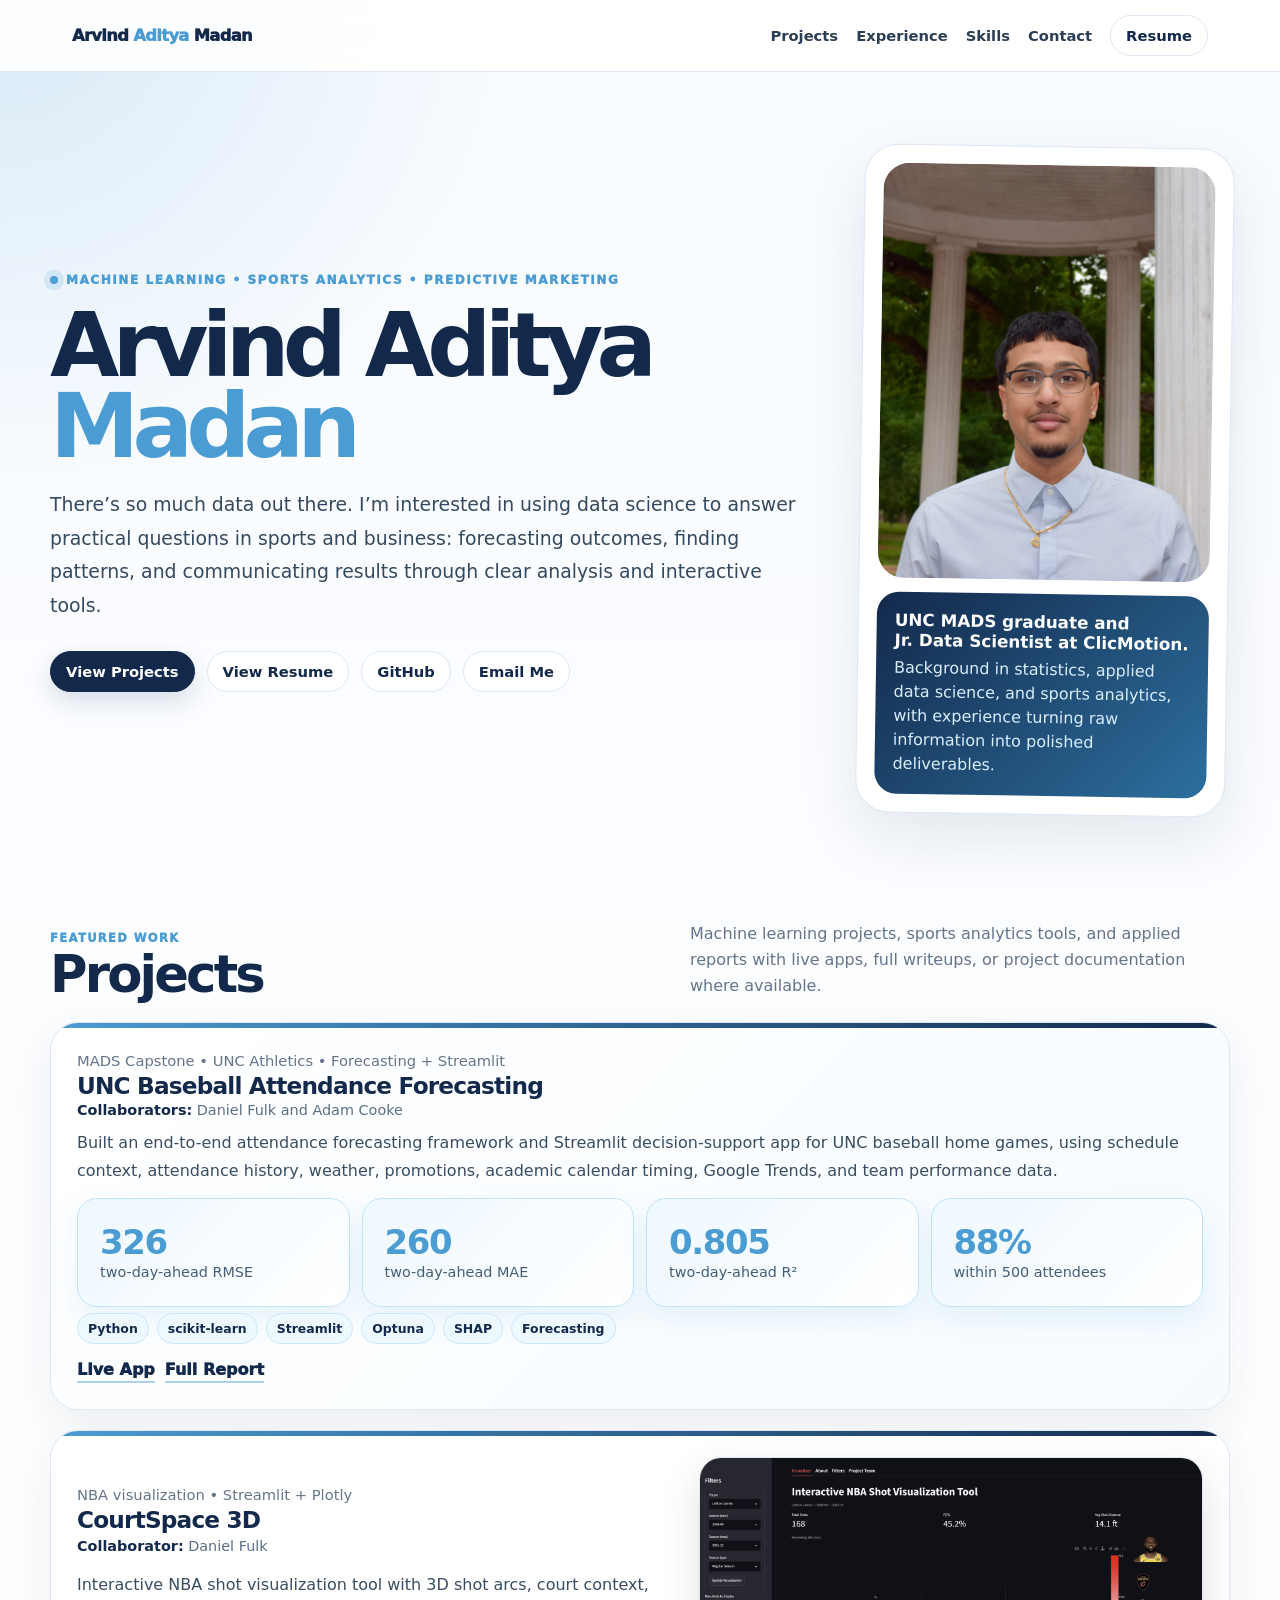
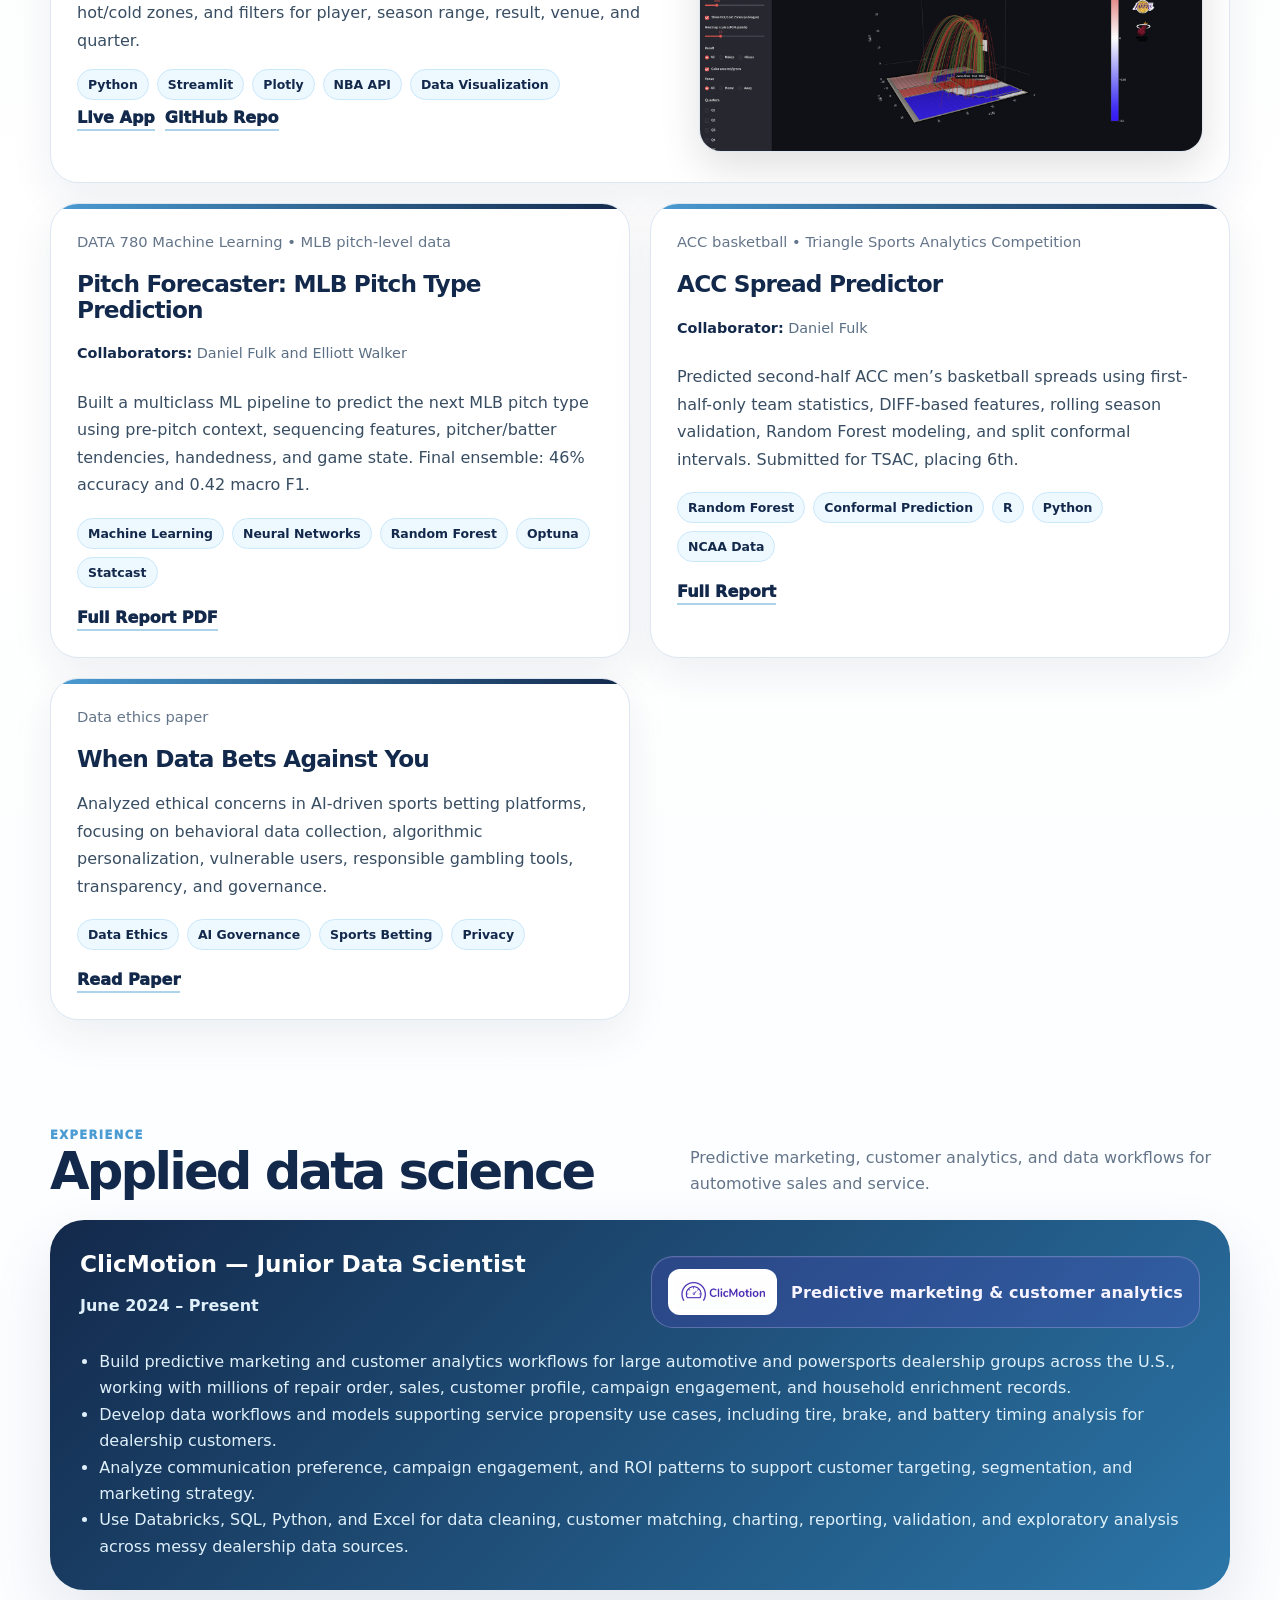
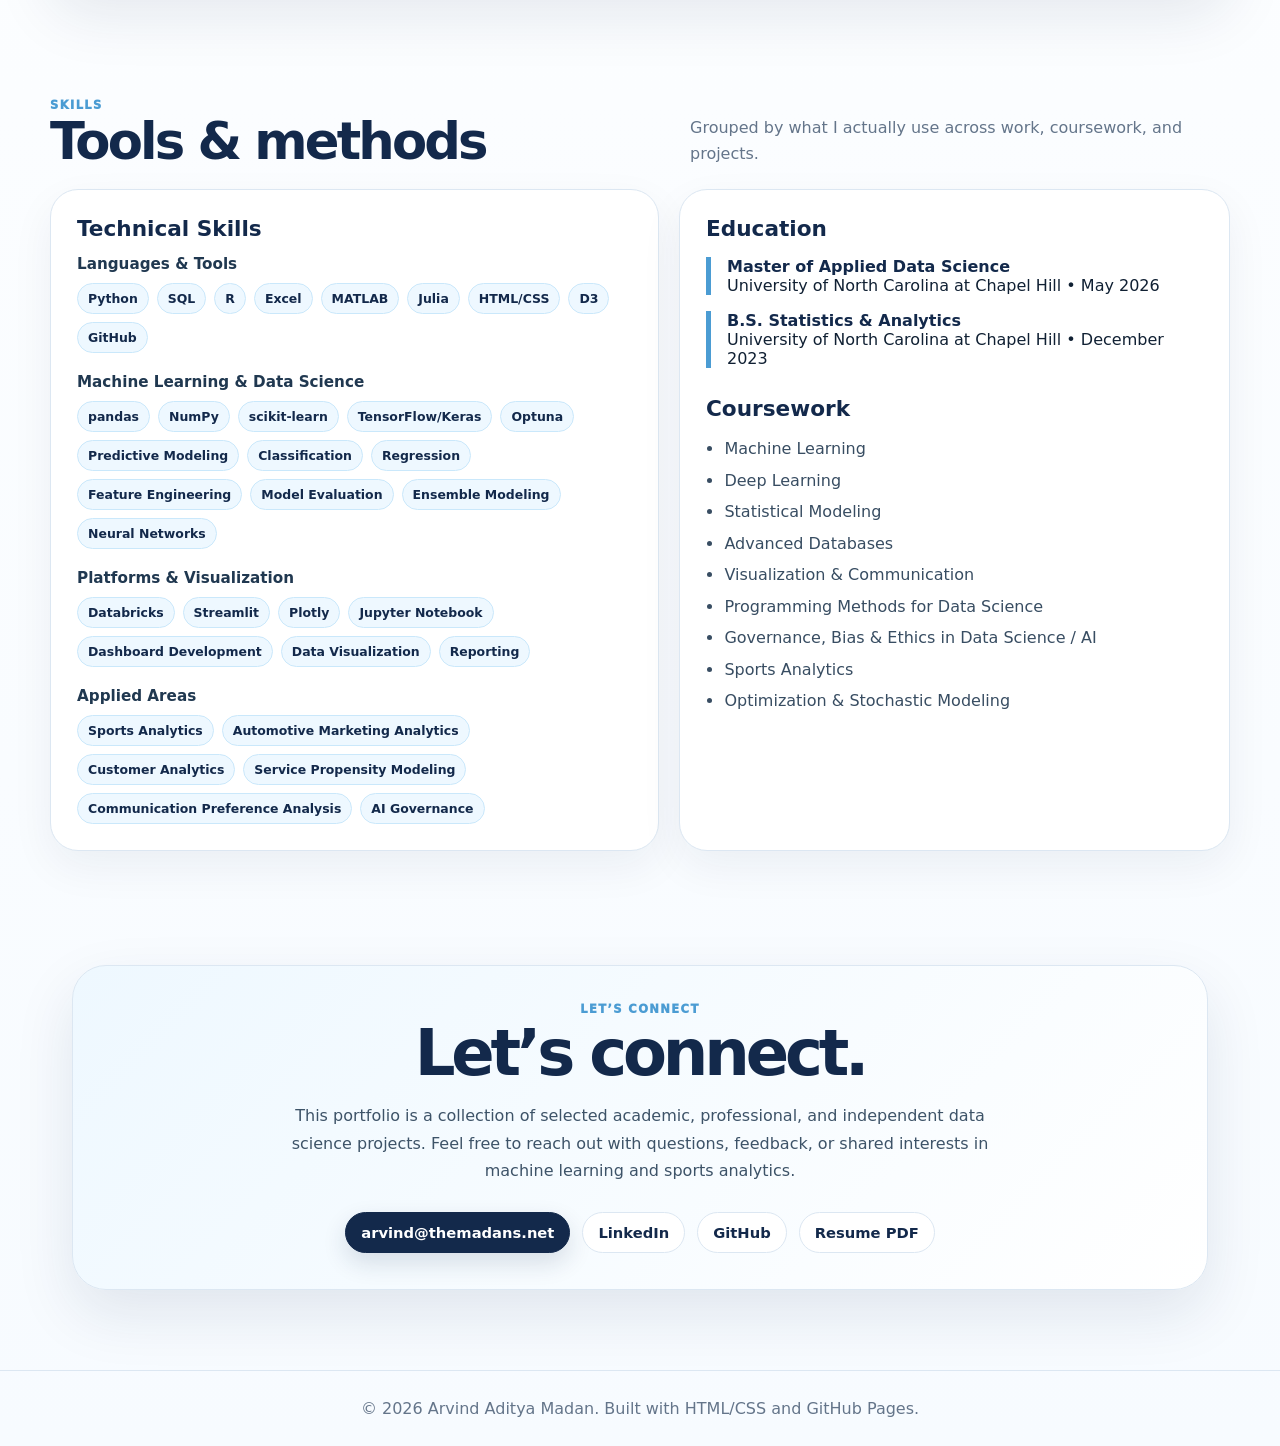
<file: index.html>
<!doctype html>
<html lang="en">
<head>
<meta charset="utf-8" />
<meta name="viewport" content="width=device-width, initial-scale=1" />
<title>Arvind Aditya Madan | Machine Learning & Sports Analytics</title>
<meta name="description" content="Portfolio of Arvind Aditya Madan — machine learning-focused data scientist working across sports analytics, predictive marketing, and applied data systems." />
<style>
:root{--unc:#4B9CD3;--navy:#13294B;--ink:#102033;--muted:#64758a;--bg:#f6f9fc;--card:#ffffff;--line:#dce7f2;--soft:#eef8ff;--purple:#5b3fd0;--purple-soft:#f4f0ff;--shadow:0 24px 60px rgba(19,41,75,.10)}
*{box-sizing:border-box}html{scroll-behavior:smooth}body{margin:0;font-family:Inter,ui-sans-serif,system-ui,-apple-system,BlinkMacSystemFont,"Segoe UI",sans-serif;color:var(--ink);background:radial-gradient(circle at top left,rgba(75,156,211,.18),transparent 32rem),linear-gradient(180deg,#f8fbff,#fff 42%,#f7fbff);}
a{color:inherit;text-decoration:none}
.site-nav{position:sticky;top:0;z-index:20;background:rgba(255,255,255,.90);backdrop-filter:blur(14px);border-bottom:1px solid var(--line)}
.nav-inner{max-width:1180px;margin:0 auto;padding:15px 22px;display:flex;align-items:center;justify-content:space-between;gap:18px}
.brand{font-weight:950;letter-spacing:-.04em;color:var(--navy);font-size:1.02rem}.brand span{color:var(--unc)}
.nav-links{display:flex;gap:18px;align-items:center;flex-wrap:wrap}.nav-links a{font-weight:800;color:#2a3e54;font-size:.92rem}.nav-links a:hover{color:var(--unc)}
.button{display:inline-flex;align-items:center;justify-content:center;gap:8px;border-radius:999px;border:1px solid var(--navy);background:var(--navy);color:#fff;padding:11px 15px;font-size:.92rem;font-weight:900;box-shadow:0 10px 24px rgba(19,41,75,.14)}
.button.secondary{background:#fff;color:var(--navy);border-color:var(--line);box-shadow:none}
.button.light{background:#fff;color:var(--navy);border-color:#cfe3f4}
.container{max-width:1180px;margin:0 auto;padding:0 22px}
.hero{padding:74px 0 52px}.hero-grid{display:grid;grid-template-columns:minmax(0,1.12fr) 370px;gap:44px;align-items:center}
.eyebrow{display:inline-flex;align-items:center;gap:8px;font-weight:950;letter-spacing:.13em;text-transform:uppercase;font-size:.75rem;color:var(--unc);margin-bottom:18px}
.dot{width:8px;height:8px;border-radius:999px;background:var(--unc);box-shadow:0 0 0 6px rgba(75,156,211,.16)}
h1{font-size:clamp(2.8rem,7vw,6.4rem);line-height:.9;letter-spacing:-.075em;margin:0;color:var(--navy)}.hero h1 span{display:block;color:var(--unc)}
.hero-copy{font-size:1.18rem;line-height:1.78;color:#34495f;max-width:760px;margin:22px 0 0}
.hero-actions{display:flex;flex-wrap:wrap;gap:12px;margin-top:28px}
.hero-card{background:#fff;border:1px solid var(--line);border-radius:34px;padding:18px;box-shadow:var(--shadow);transform:rotate(.9deg)}
.headshot{width:100%;aspect-ratio:4/5;object-fit:cover;object-position:center center;border-radius:26px;display:block;filter:saturate(1.02)}
.mini-card{margin-top:14px;border-radius:22px;background:linear-gradient(135deg,#13294B,#2d6f9e);color:white;padding:18px}.mini-card strong{display:block;font-size:1.05rem}.mini-card p{margin:.35rem 0 0;color:#d9edfb;line-height:1.5}
.section{padding:54px 0}.section-head{display:flex;justify-content:space-between;align-items:end;gap:20px;margin-bottom:22px}.section-kicker{font-weight:950;color:var(--unc);letter-spacing:.12em;text-transform:uppercase;font-size:.72rem}.section h2{margin:.25rem 0 0;font-size:clamp(2rem,4vw,3.2rem);line-height:1;letter-spacing:-.055em;color:var(--navy)}.section-head p{max-width:540px;color:var(--muted);line-height:1.65;margin:0}
.project-grid{display:grid;grid-template-columns:repeat(2,minmax(0,1fr));gap:20px}.project-card{position:relative;overflow:hidden;background:#fff;border:1px solid var(--line);border-radius:28px;padding:26px;box-shadow:0 16px 44px rgba(19,41,75,.07);display:flex;flex-direction:column;gap:15px;min-height:320px}.project-card.featured{grid-column:span 2;display:grid;grid-template-columns:minmax(0,1fr) minmax(320px,.85fr);gap:26px;align-items:center}.project-card:before{content:"";position:absolute;inset:0 0 auto 0;height:5px;background:linear-gradient(90deg,var(--unc),var(--navy));}.project-card h3{font-size:1.45rem;line-height:1.1;color:var(--navy);letter-spacing:-.035em;margin:0}.project-card p{margin:0;color:#384d62;line-height:1.62}.project-meta{color:var(--muted)!important;font-size:.92rem}.tag-row,.skill-tags{display:flex;flex-wrap:wrap;gap:8px}.tag,.skill-tag{font-size:.78rem;font-weight:850;color:var(--navy);background:#eef8ff;border:1px solid #cae8fb;border-radius:999px;padding:7px 10px}.project-links{display:flex;flex-wrap:wrap;gap:10px;margin-top:auto}.text-link{font-weight:950;color:var(--navy);border-bottom:2px solid rgba(75,156,211,.45);padding-bottom:2px}.text-link:hover{color:var(--unc)}.screenshot{width:100%;border-radius:22px;border:1px solid var(--line);box-shadow:0 16px 42px rgba(0,0,0,.12);background:#fff}.stats-row{display:grid;grid-template-columns:repeat(3,1fr);gap:12px}.stat{background:#fff;border:1px solid var(--line);border-radius:20px;padding:17px}.stat strong{display:block;font-size:1.55rem;color:var(--navy);letter-spacing:-.04em}.stat span{font-size:.86rem;color:var(--muted);line-height:1.35}
.experience{background:linear-gradient(135deg,#13294B,#2b76a8);color:#fff;border-radius:34px;padding:30px;box-shadow:var(--shadow)}.experience h3{font-size:1.45rem;margin:0 0 6px}.experience p,.experience li{color:#dff0fb;line-height:1.65}.experience ul{margin:14px 0 0;padding-left:1.2rem}.experience-header{display:flex;align-items:center;justify-content:space-between;gap:18px;flex-wrap:wrap}.company-badge{display:flex;align-items:center;gap:14px;background:rgba(91,63,208,.22);border:1px solid rgba(218,208,255,.28);padding:12px 16px;border-radius:22px;box-shadow:inset 0 1px 0 rgba(255,255,255,.06)}.company-badge img{height:46px;width:auto;display:block;border-radius:12px;background:#fff;padding:6px}.company-badge span{font-weight:800;color:#f7f3ff;letter-spacing:.01em}
.split{display:grid;grid-template-columns:1.05fr .95fr;gap:20px}.panel{background:#fff;border:1px solid var(--line);border-radius:28px;padding:26px;box-shadow:0 16px 44px rgba(19,41,75,.06)}.panel h3{color:var(--navy);font-size:1.35rem;margin:0 0 14px}.skill-group{margin-bottom:20px}.skill-group:last-child{margin-bottom:0}.skill-group h4{margin:0 0 10px;color:#203850;font-size:.95rem}.edu-item{border-left:5px solid var(--unc);padding-left:16px;margin:16px 0}.edu-item strong{color:var(--navy);display:block}.course-list{margin:0;padding-left:1.15rem;color:#384d62;line-height:1.75}.course-list li{margin:0 0 .22rem}
.connect{margin:60px 0 80px;background:linear-gradient(135deg,#eef8ff,#fff);border:1px solid var(--line);border-radius:34px;padding:36px;text-align:center;box-shadow:var(--shadow)}.connect h2{font-size:clamp(2rem,5vw,4.2rem);letter-spacing:-.065em;color:var(--navy);margin:0 0 12px}.connect p{color:#3d5368;line-height:1.7;max-width:700px;margin:0 auto 24px}.footer{border-top:1px solid var(--line);padding:28px 22px;text-align:center;color:var(--muted)}
@media(max-width:900px){.hero-grid,.project-card.featured,.split{grid-template-columns:1fr}.project-card.featured{grid-column:span 1}.project-grid{grid-template-columns:1fr}.section-head{display:block}.section-head p{margin-top:12px}.hero-card{max-width:390px}.stats-row{grid-template-columns:1fr}.nav-links{display:none}.experience-header{display:block}.company-badge{margin-top:14px;width:max-content}}

/* UNC Baseball card: no image, stats as the visual focus */
.project-card.featured.no-image{
  display:flex;
  grid-column:span 2;
  min-height:0;
}
.project-card.stat-focus{
  background:linear-gradient(135deg,#ffffff,#f6fbff);
}
.project-card.stat-focus .stats-row{
  grid-template-columns:repeat(4,minmax(0,1fr));
  margin:10px 0 4px;
}
.project-card.stat-focus .stat{
  background:linear-gradient(135deg,#eef8ff,#ffffff);
  border-color:#bfe3fa;
  padding:22px;
  box-shadow:0 12px 28px rgba(75,156,211,.12);
}
.project-card.stat-focus .stat strong{
  font-size:2.12rem;
  color:var(--unc);
}
.project-card.stat-focus .stat span{
  font-size:.9rem;
  color:#455e76;
}
@media(max-width:900px){
  .project-card.stat-focus .stats-row{grid-template-columns:1fr 1fr}
}
@media(max-width:560px){
  .project-card.stat-focus .stats-row{grid-template-columns:1fr}
}


/* Mobile polish: tighter spacing, better card sizing, no awkward overflow */
@media (max-width: 760px){
  .container{
    padding:0 16px;
  }

  .hero{
    padding:40px 0 32px;
  }

  .hero-grid{
    gap:24px;
  }

  .eyebrow{
    font-size:.66rem;
    letter-spacing:.08em;
    line-height:1.45;
    align-items:flex-start;
  }

  h1{
    font-size:clamp(2.65rem,16vw,4.2rem);
    line-height:.92;
    letter-spacing:-.06em;
  }

  .hero-copy{
    font-size:1.02rem;
    line-height:1.65;
    margin-top:18px;
  }

  .hero-actions{
    display:grid;
    grid-template-columns:1fr 1fr;
    gap:10px;
  }

  .hero-actions .button{
    width:100%;
    padding:11px 12px;
    font-size:.86rem;
    text-align:center;
  }

  .hero-card{
    transform:none;
    padding:12px;
    border-radius:26px;
    max-width:330px;
    margin:0 auto;
  }

  .headshot{
    border-radius:20px;
    aspect-ratio:4/5;
    object-position:center center;
  }

  .mini-card{
    border-radius:18px;
    padding:14px;
  }

  .section{
    padding:38px 0;
  }

  .section h2{
    font-size:2.25rem;
  }

  .section-head{
    margin-bottom:16px;
  }

  .project-grid{
    gap:16px;
  }

  .project-card,
  .project-card.featured{
    padding:20px;
    border-radius:22px;
    min-height:0;
  }

  .project-card.featured{
    display:flex;
  }

  .project-card h3{
    font-size:1.28rem;
  }

  .project-card p{
    font-size:.95rem;
    line-height:1.55;
  }

  .project-card .tag-row{
    gap:6px;
  }

  .tag,.skill-tag{
    font-size:.72rem;
    padding:6px 9px;
  }

  .project-card.stat-focus .stats-row,
  .stats-row{
    grid-template-columns:1fr 1fr;
    gap:10px;
  }

  .project-card.stat-focus .stat,
  .stat{
    padding:15px;
    border-radius:16px;
  }

  .project-card.stat-focus .stat strong,
  .stat strong{
    font-size:1.55rem;
  }

  .project-card.stat-focus .stat span,
  .stat span{
    font-size:.78rem;
  }

  .screenshot{
    border-radius:16px;
  }

  .experience{
    padding:22px;
    border-radius:24px;
  }

  .experience h3{
    font-size:1.25rem;
  }

  .experience p,
  .experience li{
    font-size:.95rem;
    line-height:1.55;
  }

  .company-badge{
    width:100%;
    padding:10px 12px;
    border-radius:18px;
    gap:10px;
  }

  .company-badge img{
    height:34px;
    border-radius:9px;
  }

  .company-badge span{
    font-size:.9rem;
  }

  .panel{
    padding:22px;
    border-radius:22px;
  }

  .skill-tags{
    gap:6px;
  }

  .edu-item{
    margin:14px 0;
  }

  .course-list{
    columns:1;
    line-height:1.6;
  }

  .connect{
    margin:38px 0 52px;
    padding:24px 18px;
    border-radius:24px;
  }

  .connect h2{
    font-size:2.25rem;
  }

  .connect p{
    font-size:.96rem;
    line-height:1.6;
  }

  .connect .hero-actions{
    grid-template-columns:1fr;
  }
}

@media (max-width: 420px){
  .hero-actions{
    grid-template-columns:1fr;
  }

  h1{
    font-size:3.15rem;
  }

  .project-card.stat-focus .stats-row,
  .stats-row{
    grid-template-columns:1fr;
  }

  .section h2,
  .connect h2{
    font-size:2rem;
  }

  .project-card,
  .project-card.featured,
  .panel,
  .experience{
    padding:18px;
  }
}


/* V5 mobile-first polish */
.mobile-profile{display:none}

@media (max-width: 820px){
  body{
    background:linear-gradient(180deg,#f7fbff,#fff 34%,#f8fbff);
  }

  .site-nav{
    position:static;
  }

  .nav-inner{
    padding:12px 16px;
  }

  .brand{
    font-size:.98rem;
  }

  .container{
    padding:0 15px;
  }

  .hero{
    padding:28px 0 22px;
  }

  .hero-grid{
    display:block;
  }

  .hero-card{
    display:none;
  }

  .mobile-profile{
    display:flex;
    align-items:center;
    gap:12px;
    background:#fff;
    border:1px solid var(--line);
    border-radius:22px;
    padding:10px;
    box-shadow:0 12px 32px rgba(19,41,75,.08);
    margin:4px 0 18px;
  }

  .mobile-profile img{
    width:58px;
    height:58px;
    border-radius:17px;
    object-fit:cover;
    object-position:center center;
    flex:0 0 auto;
  }

  .mobile-profile strong{
    display:block;
    color:var(--navy);
    font-size:.98rem;
    letter-spacing:-.02em;
  }

  .mobile-profile span{
    display:block;
    color:var(--muted);
    font-size:.78rem;
    margin-top:2px;
  }

  .eyebrow{
    font-size:.64rem;
    letter-spacing:.07em;
    line-height:1.35;
    margin-bottom:12px;
  }

  .dot{
    width:7px;
    height:7px;
    box-shadow:0 0 0 5px rgba(75,156,211,.14);
    margin-top:3px;
  }

  h1{
    font-size:clamp(2.25rem,13vw,3.55rem);
    line-height:.94;
    letter-spacing:-.055em;
  }

  .hero-copy{
    font-size:.98rem;
    line-height:1.58;
    margin-top:14px;
    color:#34495f;
  }

  .hero-actions{
    display:grid;
    grid-template-columns:1fr 1fr;
    gap:9px;
    margin-top:18px;
  }

  .button{
    width:100%;
    padding:10px 10px;
    font-size:.82rem;
    box-shadow:none;
  }

  .section{
    padding:30px 0;
  }

  .section-head{
    display:block;
    margin-bottom:14px;
  }

  .section-kicker{
    font-size:.67rem;
  }

  .section h2{
    font-size:2rem;
    letter-spacing:-.05em;
  }

  .section-head p{
    margin-top:9px;
    font-size:.94rem;
    line-height:1.5;
  }

  .project-grid{
    display:grid;
    grid-template-columns:1fr;
    gap:14px;
  }

  .project-card,
  .project-card.featured,
  .project-card.featured.no-image{
    grid-column:span 1;
    display:flex;
    padding:17px;
    border-radius:20px;
    gap:11px;
    min-height:0;
    box-shadow:0 10px 28px rgba(19,41,75,.06);
  }

  .project-card:before{
    height:4px;
  }

  .project-meta{
    font-size:.78rem!important;
  }

  .project-card h3{
    font-size:1.18rem;
    line-height:1.15;
  }

  .project-card p{
    font-size:.9rem;
    line-height:1.5;
  }

  .project-card.featured:not(.no-image){
    display:flex;
  }

  .project-card.featured:not(.no-image) > div:last-child{
    order:-1;
  }

  .project-card.featured:not(.no-image) .screenshot{
    max-height:185px;
    object-fit:cover;
    object-position:top center;
  }

  .screenshot{
    border-radius:15px;
    box-shadow:0 10px 25px rgba(0,0,0,.10);
  }

  .tag-row,.skill-tags{
    gap:6px;
  }

  .tag,.skill-tag{
    font-size:.68rem;
    padding:5px 8px;
  }

  .project-links{
    gap:12px;
    margin-top:2px;
  }

  .text-link{
    font-size:.9rem;
  }

  .project-card.stat-focus .stats-row,
  .stats-row{
    grid-template-columns:repeat(2,minmax(0,1fr));
    gap:9px;
  }

  .project-card.stat-focus .stat,
  .stat{
    padding:13px;
    border-radius:15px;
  }

  .project-card.stat-focus .stat strong,
  .stat strong{
    font-size:1.42rem;
  }

  .project-card.stat-focus .stat span,
  .stat span{
    font-size:.74rem;
    line-height:1.25;
  }

  .experience{
    padding:18px;
    border-radius:21px;
  }

  .experience-header{
    display:block;
  }

  .experience h3{
    font-size:1.18rem;
    line-height:1.18;
  }

  .experience p{
    font-size:.9rem;
    margin:.4rem 0;
  }

  .experience ul{
    padding-left:1.05rem;
    margin-top:12px;
  }

  .experience li{
    font-size:.9rem;
    line-height:1.48;
    margin-bottom:8px;
  }

  .company-badge{
    margin-top:12px;
    width:100%;
    padding:9px 10px;
    gap:9px;
    border-radius:16px;
  }

  .company-badge img{
    height:31px;
    border-radius:8px;
  }

  .company-badge span{
    font-size:.82rem;
  }

  .split{
    display:grid;
    grid-template-columns:1fr;
    gap:14px;
  }

  .panel{
    padding:18px;
    border-radius:20px;
  }

  .panel h3{
    font-size:1.18rem;
    margin-bottom:11px;
  }

  .skill-group{
    margin-bottom:15px;
  }

  .edu-item{
    padding-left:13px;
    margin:12px 0;
  }

  .edu-item span{
    display:block;
    font-size:.9rem;
    color:#455e76;
    margin-top:2px;
  }

  .course-list{
    padding-left:1.05rem;
    font-size:.9rem;
    line-height:1.52;
  }

  .connect{
    margin:30px 0 44px;
    padding:22px 16px;
    border-radius:22px;
  }

  .connect h2{
    font-size:2rem;
    letter-spacing:-.05em;
  }

  .connect p{
    font-size:.92rem;
    line-height:1.55;
    margin-bottom:18px;
  }

  .connect .hero-actions{
    grid-template-columns:1fr;
  }

  .footer{
    padding:22px 16px;
    font-size:.82rem;
  }
}

@media (max-width: 430px){
  .hero-actions{
    grid-template-columns:1fr;
  }

  h1{
    font-size:2.75rem;
  }

  .project-card.stat-focus .stats-row,
  .stats-row{
    grid-template-columns:1fr 1fr;
  }

  .button{
    font-size:.84rem;
  }
}

@media (max-width: 350px){
  h1{
    font-size:2.45rem;
  }

  .project-card.stat-focus .stats-row,
  .stats-row{
    grid-template-columns:1fr;
  }
}


/* Collaborator lines */
.collab{
  margin:-4px 0 0!important;
  color:#5b6f84!important;
  font-size:.9rem!important;
  line-height:1.4!important;
}
.collab strong{
  color:var(--navy);
  font-weight:900;
}
@media(max-width:820px){
  .collab{
    font-size:.82rem!important;
    line-height:1.35!important;
  }
}


/* V7 spacing polish: more breathing room in project cards */
.project-card h3{
  margin-bottom:2px;
}

.project-card .collab{
  margin:2px 0 8px!important;
  line-height:1.45!important;
}

.project-card p:not(.project-meta):not(.collab){
  line-height:1.72;
}

.project-card .tag-row{
  margin-top:2px;
}

.project-card .project-links{
  margin-top:3px;
}

.project-card.featured{
  row-gap:22px;
}

@media(min-width:821px){
  .project-card{
    gap:17px;
  }

  .project-card.featured{
    gap:28px;
  }

  .project-card.stat-focus .stats-row{
    margin:14px 0 6px;
  }

  .project-card.stat-focus .stat{
    padding:24px 22px;
  }
}

@media(max-width:820px){
  .project-card .collab{
    margin:1px 0 7px!important;
  }

  .project-card p:not(.project-meta):not(.collab){
    line-height:1.58;
  }

  .project-card{
    gap:13px!important;
  }
}


/* V8 CourtSpace spacing: make text rhythm match the other project cards */
.project-grid > .project-card.featured:nth-child(2) .collab{
  margin:4px 0 14px!important;
}

.project-grid > .project-card.featured:nth-child(2) p:not(.project-meta):not(.collab){
  line-height:1.75;
  margin-bottom:14px;
}

.project-grid > .project-card.featured:nth-child(2) .tag-row{
  margin-top:6px;
}

.project-grid > .project-card.featured:nth-child(2) .project-links{
  margin-top:8px;
}

@media(max-width:820px){
  .project-grid > .project-card.featured:nth-child(2) .collab{
    margin:2px 0 9px!important;
  }

  .project-grid > .project-card.featured:nth-child(2) p:not(.project-meta):not(.collab){
    line-height:1.6;
    margin-bottom:8px;
  }
}


/* V9: more space before links on first two project cards */
.project-grid > .project-card:nth-child(1) .project-links,
.project-grid > .project-card:nth-child(2) .project-links{
  margin-top:16px;
}

.project-grid > .project-card:nth-child(1) .tag-row,
.project-grid > .project-card:nth-child(2) .tag-row{
  margin-bottom:2px;
}

@media(max-width:820px){
  .project-grid > .project-card:nth-child(1) .project-links,
  .project-grid > .project-card:nth-child(2) .project-links{
    margin-top:12px;
  }
}

</style>
</head>
<body>
<nav class="site-nav">
  <div class="nav-inner">
    <a class="brand" href="#top">Arvind <span>Aditya</span> Madan</a>
    <div class="nav-links">
      <a href="#projects">Projects</a><a href="#experience">Experience</a><a href="#skills">Skills</a><a href="#connect">Contact</a>
      <a class="button secondary" href="reports/arvind-aditya-madan-resume.pdf" target="_blank">Resume</a>
    </div>
  </div>
</nav>
<main id="top">
  <section class="hero container">
    <div class="hero-grid">
      <div>
        <div class="eyebrow"><span class="dot"></span> Machine learning • Sports analytics • Predictive marketing</div>
        <div class="mobile-profile">
          <img src="assets/arvind-headshot.jpg" alt="Arvind Aditya Madan headshot" />
          <div><strong>Arvind Aditya Madan</strong><span>Data Science • ML • Sports Analytics</span></div>
        </div>
        <h1>Arvind Aditya <span>Madan</span></h1>
        <p class="hero-copy">There’s so much data out there. I’m interested in using data science to answer practical questions in sports and business: forecasting outcomes, finding patterns, and communicating results through clear analysis and interactive tools.</p>
        <div class="hero-actions">
          <a class="button" href="#projects">View Projects</a>
          <a class="button secondary" href="reports/arvind-aditya-madan-resume.pdf" target="_blank">View Resume</a>
          <a class="button secondary" href="https://github.com/Arvind-Aditya-Madan" target="_blank" rel="noopener">GitHub</a>
          <a class="button secondary" href="mailto:arvind@themadans.net">Email Me</a>
        </div>
      </div>
      <div class="hero-card">
        <img class="headshot" src="assets/arvind-headshot.jpg" alt="Arvind Aditya Madan headshot" />
        <div class="mini-card"><strong>UNC MADS graduate and<br>Jr. Data Scientist at ClicMotion.</strong><p>Background in statistics, applied data science, and sports analytics, with experience turning raw information into polished deliverables.</p></div>
      </div>
    </div>
  </section>

  <section class="section container" id="projects">
    <div class="section-head">
      <div><div class="section-kicker">Featured work</div><h2>Projects</h2></div>
      <p>Machine learning projects, sports analytics tools, and applied reports with live apps, full writeups, or project documentation where available.</p>
    </div>
    <div class="project-grid">
      <article class="project-card featured no-image stat-focus">
        <div>
          <p class="project-meta">MADS Capstone • UNC Athletics • Forecasting + Streamlit</p>
          <h3>UNC Baseball Attendance Forecasting</h3>
          <p class="collab"><strong>Collaborators:</strong> Daniel Fulk and Adam Cooke</p>
          <p>Built an end-to-end attendance forecasting framework and Streamlit decision-support app for UNC baseball home games, using schedule context, attendance history, weather, promotions, academic calendar timing, Google Trends, and team performance data.</p>
          <div class="stats-row stat-highlight">
            <div class="stat"><strong>326</strong><span>two-day-ahead RMSE</span></div>
            <div class="stat"><strong>260</strong><span>two-day-ahead MAE</span></div>
            <div class="stat"><strong>0.805</strong><span>two-day-ahead R²</span></div>
            <div class="stat"><strong>88%</strong><span>within 500 attendees</span></div>
          </div>
          <div class="tag-row"><span class="tag">Python</span><span class="tag">scikit-learn</span><span class="tag">Streamlit</span><span class="tag">Optuna</span><span class="tag">SHAP</span><span class="tag">Forecasting</span></div>
          <div class="project-links"><a class="text-link" href="https://unc-baseball-attendance-forecasting.streamlit.app/" target="_blank" rel="noopener">Live App</a><a class="text-link" href="reports/unc-baseball-attendance-report.html">Full Report</a></div>
        </div>
      </article>

      <article class="project-card featured">
        <div>
          <p class="project-meta">NBA visualization • Streamlit + Plotly</p>
          <h3>CourtSpace 3D</h3>
          <p class="collab"><strong>Collaborator:</strong> Daniel Fulk</p>
          <p>Interactive NBA shot visualization tool with 3D shot arcs, court context, hot/cold zones, and filters for player, season range, result, venue, and quarter.</p>
          <div class="tag-row"><span class="tag">Python</span><span class="tag">Streamlit</span><span class="tag">Plotly</span><span class="tag">NBA API</span><span class="tag">Data Visualization</span></div>
          <div class="project-links"><a class="text-link" href="https://courtspace3d-v4.streamlit.app/" target="_blank" rel="noopener">Live App</a><a class="text-link" href="https://github.com/mxngojuice/CourtSpace3D-v4/tree/main" target="_blank" rel="noopener">GitHub Repo</a></div>
        </div>
        <div><img class="screenshot" src="assets/courtspace-screenshot.png" alt="CourtSpace 3D Streamlit app screenshot" /></div>
      </article>

      <article class="project-card">
        <p class="project-meta">DATA 780 Machine Learning • MLB pitch-level data</p>
        <h3>Pitch Forecaster: MLB Pitch Type Prediction</h3>
        <p class="collab"><strong>Collaborators:</strong> Daniel Fulk and Elliott Walker</p>
        <p>Built a multiclass ML pipeline to predict the next MLB pitch type using pre-pitch context, sequencing features, pitcher/batter tendencies, handedness, and game state. Final ensemble: 46% accuracy and 0.42 macro F1.</p>
        <div class="tag-row"><span class="tag">Machine Learning</span><span class="tag">Neural Networks</span><span class="tag">Random Forest</span><span class="tag">Optuna</span><span class="tag">Statcast</span></div>
        <div class="project-links"><a class="text-link" href="reports/pitch-forecaster-final-report.pdf" target="_blank">Full Report PDF</a></div>
      </article>

      <article class="project-card">
        <p class="project-meta">ACC basketball • Triangle Sports Analytics Competition</p>
        <h3>ACC Spread Predictor</h3>
        <p class="collab"><strong>Collaborator:</strong> Daniel Fulk</p>
        <p>Predicted second-half ACC men’s basketball spreads using first-half-only team statistics, DIFF-based features, rolling season validation, Random Forest modeling, and split conformal intervals. Submitted for TSAC, placing 6th.</p>
        <div class="tag-row"><span class="tag">Random Forest</span><span class="tag">Conformal Prediction</span><span class="tag">R</span><span class="tag">Python</span><span class="tag">NCAA Data</span></div>
        <div class="project-links"><a class="text-link" href="reports/acc-spread-predictor-report.html">Full Report</a></div>
      </article>

      <article class="project-card">
        <p class="project-meta">Data ethics paper</p>
        <h3>When Data Bets Against You</h3>
        <p>Analyzed ethical concerns in AI-driven sports betting platforms, focusing on behavioral data collection, algorithmic personalization, vulnerable users, responsible gambling tools, transparency, and governance.</p>
        <div class="tag-row"><span class="tag">Data Ethics</span><span class="tag">AI Governance</span><span class="tag">Sports Betting</span><span class="tag">Privacy</span></div>
        <div class="project-links"><a class="text-link" href="reports/when-data-bets-against-you.html">Read Paper</a></div>
      </article>
    </div>
  </section>

  <section class="section container" id="experience">
    <div class="section-head"><div><div class="section-kicker">Experience</div><h2>Applied data science</h2></div><p>Predictive marketing, customer analytics, and data workflows for automotive sales and service.</p></div>
    <div class="experience">
      <div class="experience-header">
        <div>
          <h3>ClicMotion — Junior Data Scientist</h3>
          <p><strong>June 2024 – Present</strong></p>
        </div>
        <div class="company-badge"><img src="assets/clicmotion-logo.png" alt="ClicMotion logo" /><span>Predictive marketing & customer analytics</span></div>
      </div>
      <ul>
        <li>Build predictive marketing and customer analytics workflows for large automotive and powersports dealership groups across the U.S., working with millions of repair order, sales, customer profile, campaign engagement, and household enrichment records.</li>
        <li>Develop data workflows and models supporting service propensity use cases, including tire, brake, and battery timing analysis for dealership customers.</li>
        <li>Analyze communication preference, campaign engagement, and ROI patterns to support customer targeting, segmentation, and marketing strategy.</li>
        <li>Use Databricks, SQL, Python, and Excel for data cleaning, customer matching, charting, reporting, validation, and exploratory analysis across messy dealership data sources.</li>
      </ul>
    </div>
  </section>

  <section class="section container" id="skills">
    <div class="section-head"><div><div class="section-kicker">Skills</div><h2>Tools & methods</h2></div><p>Grouped by what I actually use across work, coursework, and projects.</p></div>
    <div class="split">
      <div class="panel">
        <h3>Technical Skills</h3>
        <div class="skill-group"><h4>Languages & Tools</h4><div class="skill-tags"><span class="skill-tag">Python</span><span class="skill-tag">SQL</span><span class="skill-tag">R</span><span class="skill-tag">Excel</span><span class="skill-tag">MATLAB</span><span class="skill-tag">Julia</span><span class="skill-tag">HTML/CSS</span><span class="skill-tag">D3</span><span class="skill-tag">GitHub</span></div></div>
        <div class="skill-group"><h4>Machine Learning & Data Science</h4><div class="skill-tags"><span class="skill-tag">pandas</span><span class="skill-tag">NumPy</span><span class="skill-tag">scikit-learn</span><span class="skill-tag">TensorFlow/Keras</span><span class="skill-tag">Optuna</span><span class="skill-tag">Predictive Modeling</span><span class="skill-tag">Classification</span><span class="skill-tag">Regression</span><span class="skill-tag">Feature Engineering</span><span class="skill-tag">Model Evaluation</span><span class="skill-tag">Ensemble Modeling</span><span class="skill-tag">Neural Networks</span></div></div>
        <div class="skill-group"><h4>Platforms & Visualization</h4><div class="skill-tags"><span class="skill-tag">Databricks</span><span class="skill-tag">Streamlit</span><span class="skill-tag">Plotly</span><span class="skill-tag">Jupyter Notebook</span><span class="skill-tag">Dashboard Development</span><span class="skill-tag">Data Visualization</span><span class="skill-tag">Reporting</span></div></div>
        <div class="skill-group"><h4>Applied Areas</h4><div class="skill-tags"><span class="skill-tag">Sports Analytics</span><span class="skill-tag">Automotive Marketing Analytics</span><span class="skill-tag">Customer Analytics</span><span class="skill-tag">Service Propensity Modeling</span><span class="skill-tag">Communication Preference Analysis</span><span class="skill-tag">AI Governance</span></div></div>
      </div>
      <div class="panel">
        <h3>Education</h3>
        <div class="edu-item"><strong>Master of Applied Data Science</strong><span>University of North Carolina at Chapel Hill • May 2026</span></div>
        <div class="edu-item"><strong>B.S. Statistics & Analytics</strong><span>University of North Carolina at Chapel Hill • December 2023</span></div>
        <h3 style="margin-top:28px">Coursework</h3>
        <ul class="course-list">
          <li>Machine Learning</li>
          <li>Deep Learning</li>
          <li>Statistical Modeling</li>
          <li>Advanced Databases</li>
          <li>Visualization & Communication</li>
          <li>Programming Methods for Data Science</li>
          <li>Governance, Bias & Ethics in Data Science / AI</li>
          <li>Sports Analytics</li>
          <li>Optimization & Stochastic Modeling</li>
        </ul>
      </div>
    </div>
  </section>

  <section class="container" id="connect">
    <div class="connect">
      <div class="section-kicker">Let’s connect</div>
      <h2>Let’s connect.</h2>
      <p>This portfolio is a collection of selected academic, professional, and independent data science projects. Feel free to reach out with questions, feedback, or shared interests in machine learning and sports analytics.</p>
      <div class="hero-actions" style="justify-content:center"><a class="button" href="mailto:arvind@themadans.net">arvind@themadans.net</a><a class="button secondary" href="https://www.linkedin.com/in/arvind-aditya-madan-08271174/" target="_blank" rel="noopener">LinkedIn</a><a class="button secondary" href="https://github.com/Arvind-Aditya-Madan" target="_blank" rel="noopener">GitHub</a><a class="button secondary" href="reports/arvind-aditya-madan-resume.pdf" target="_blank">Resume PDF</a></div>
    </div>
  </section>
</main>
<footer class="footer">© 2026 Arvind Aditya Madan. Built with HTML/CSS and GitHub Pages.</footer>
</body>
</html>
</file>
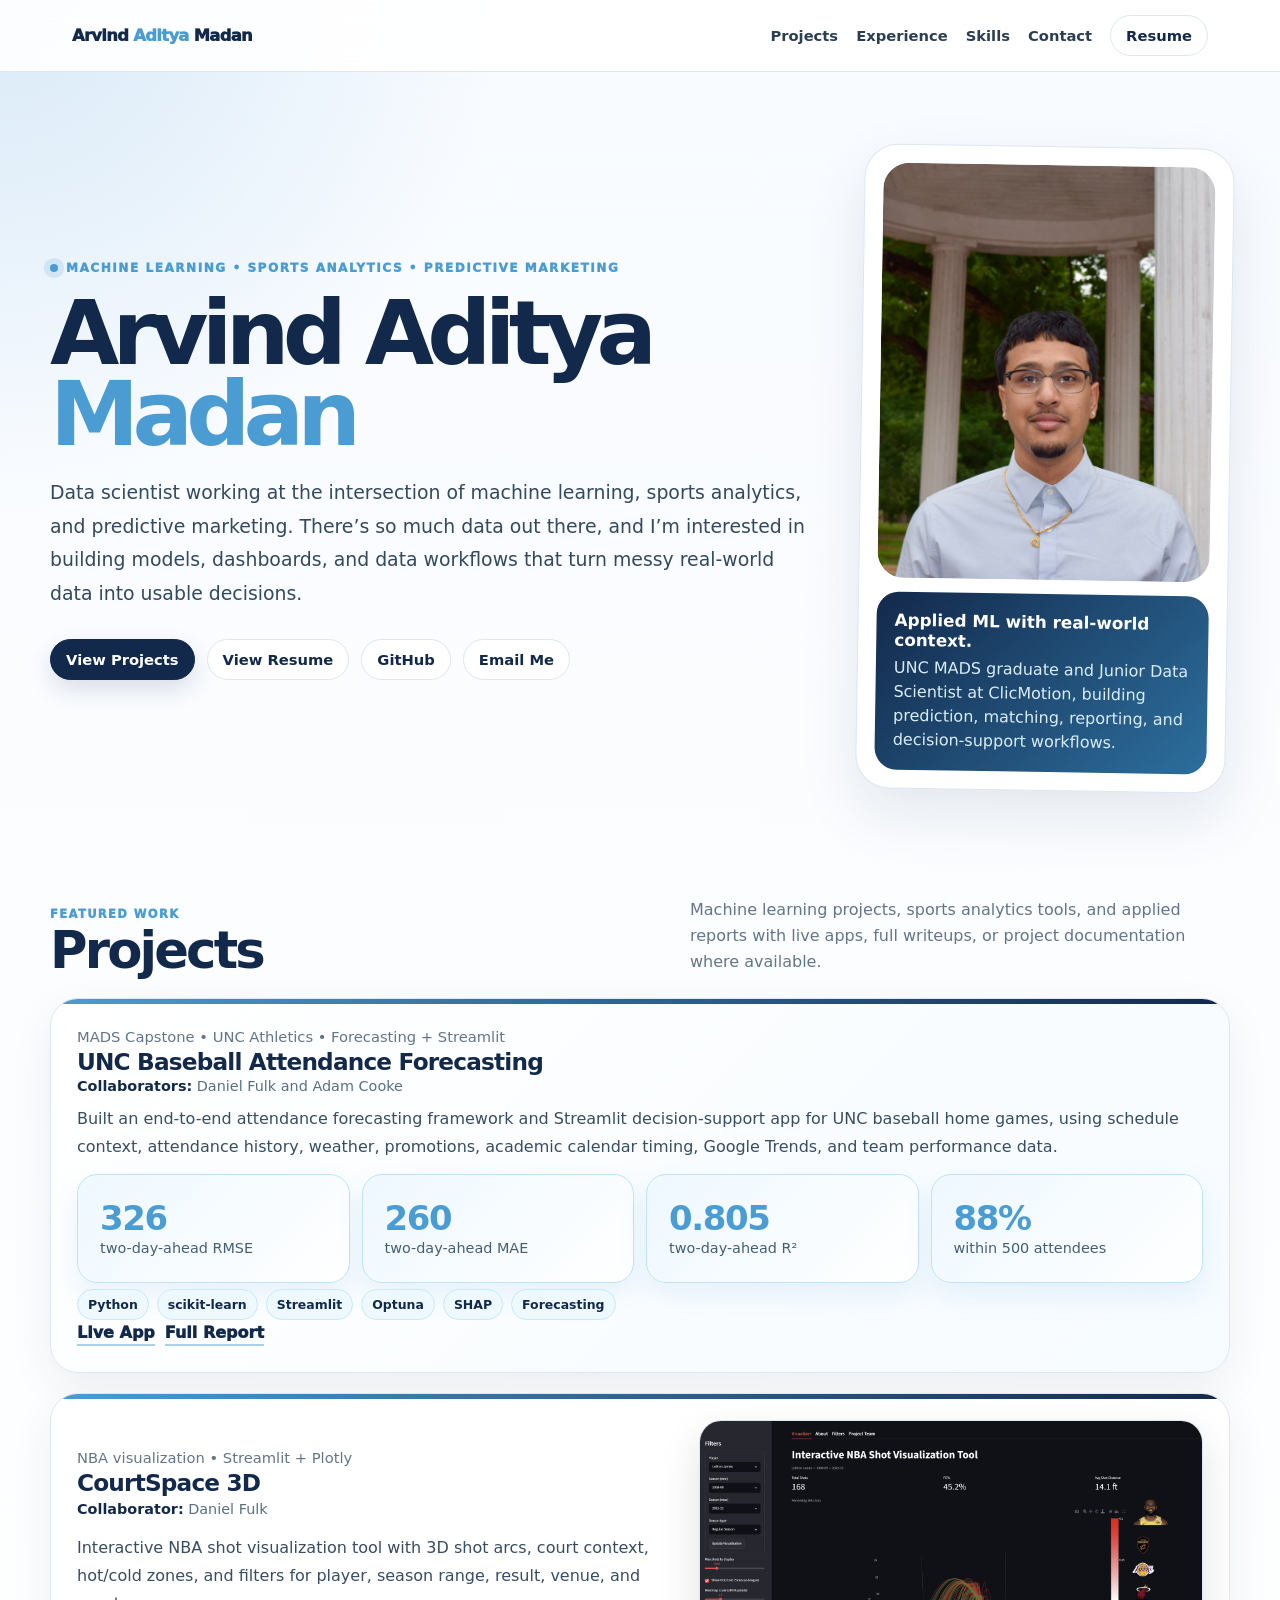
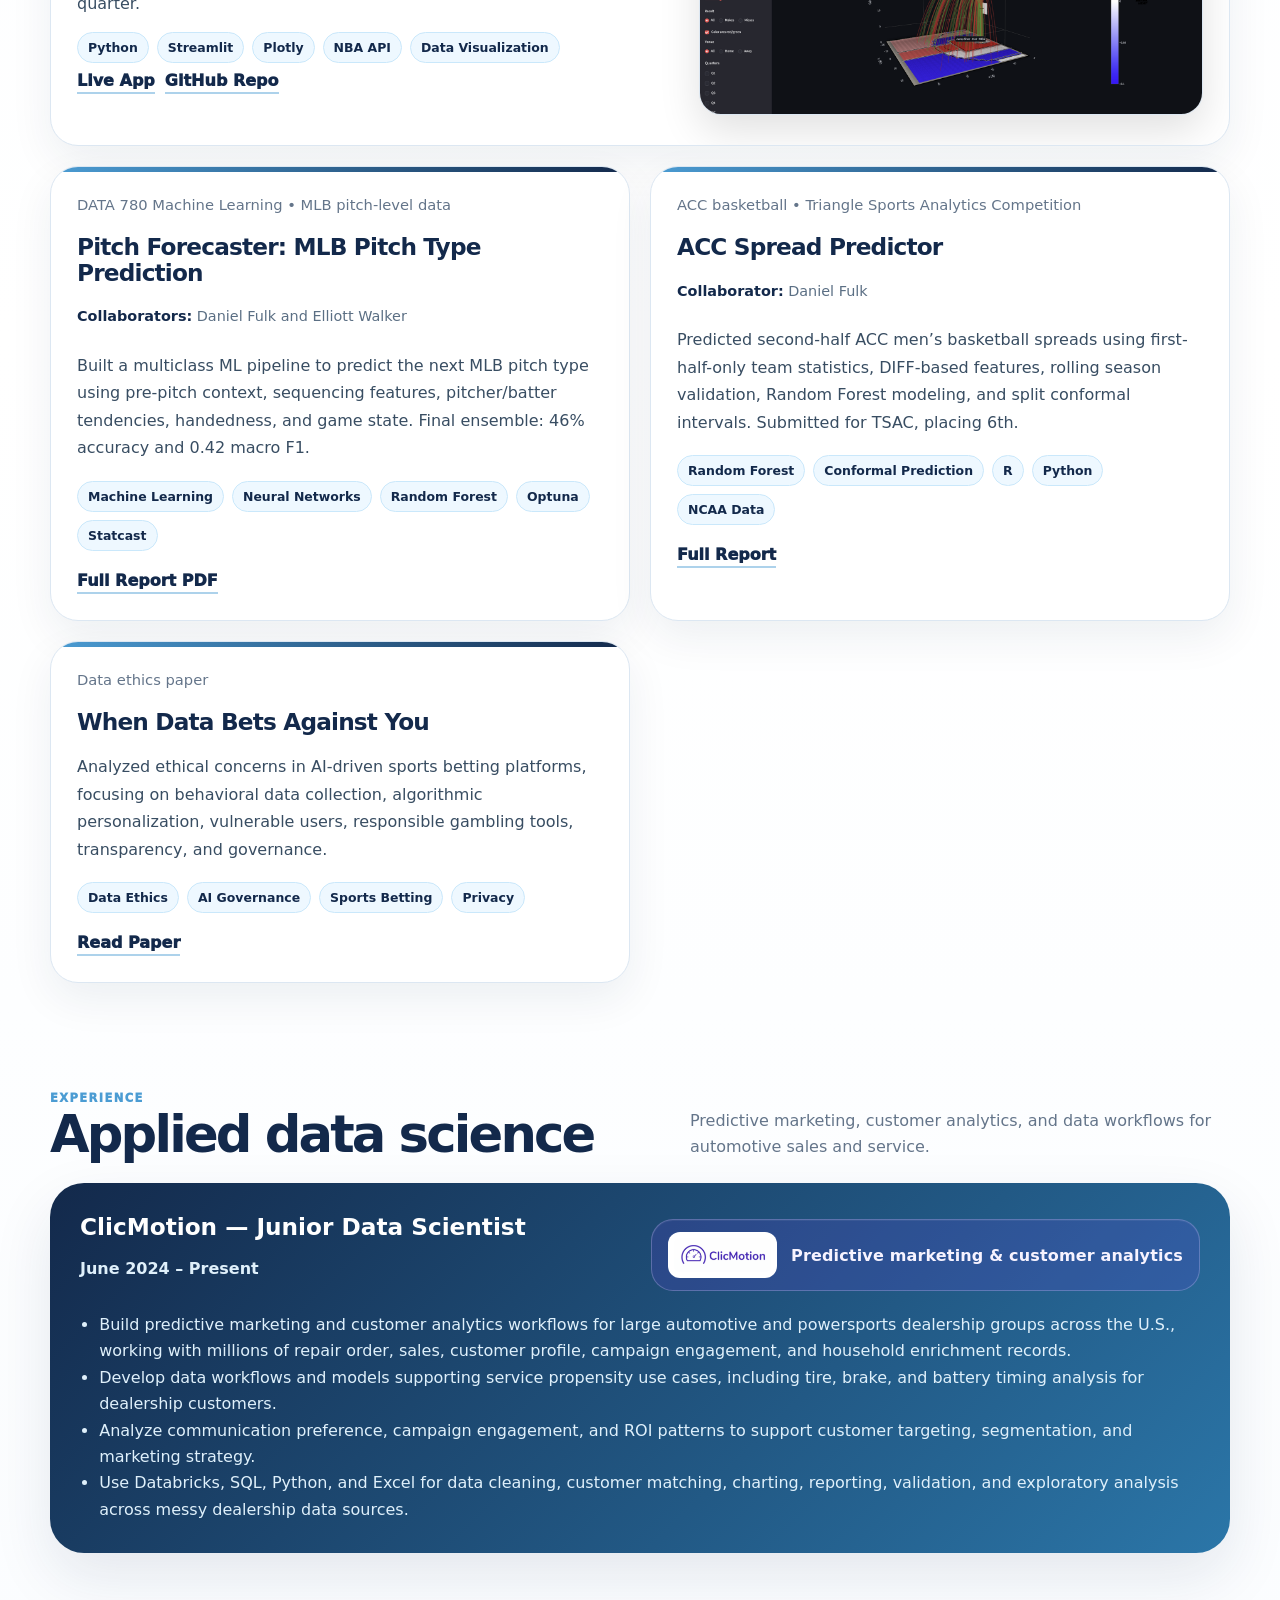
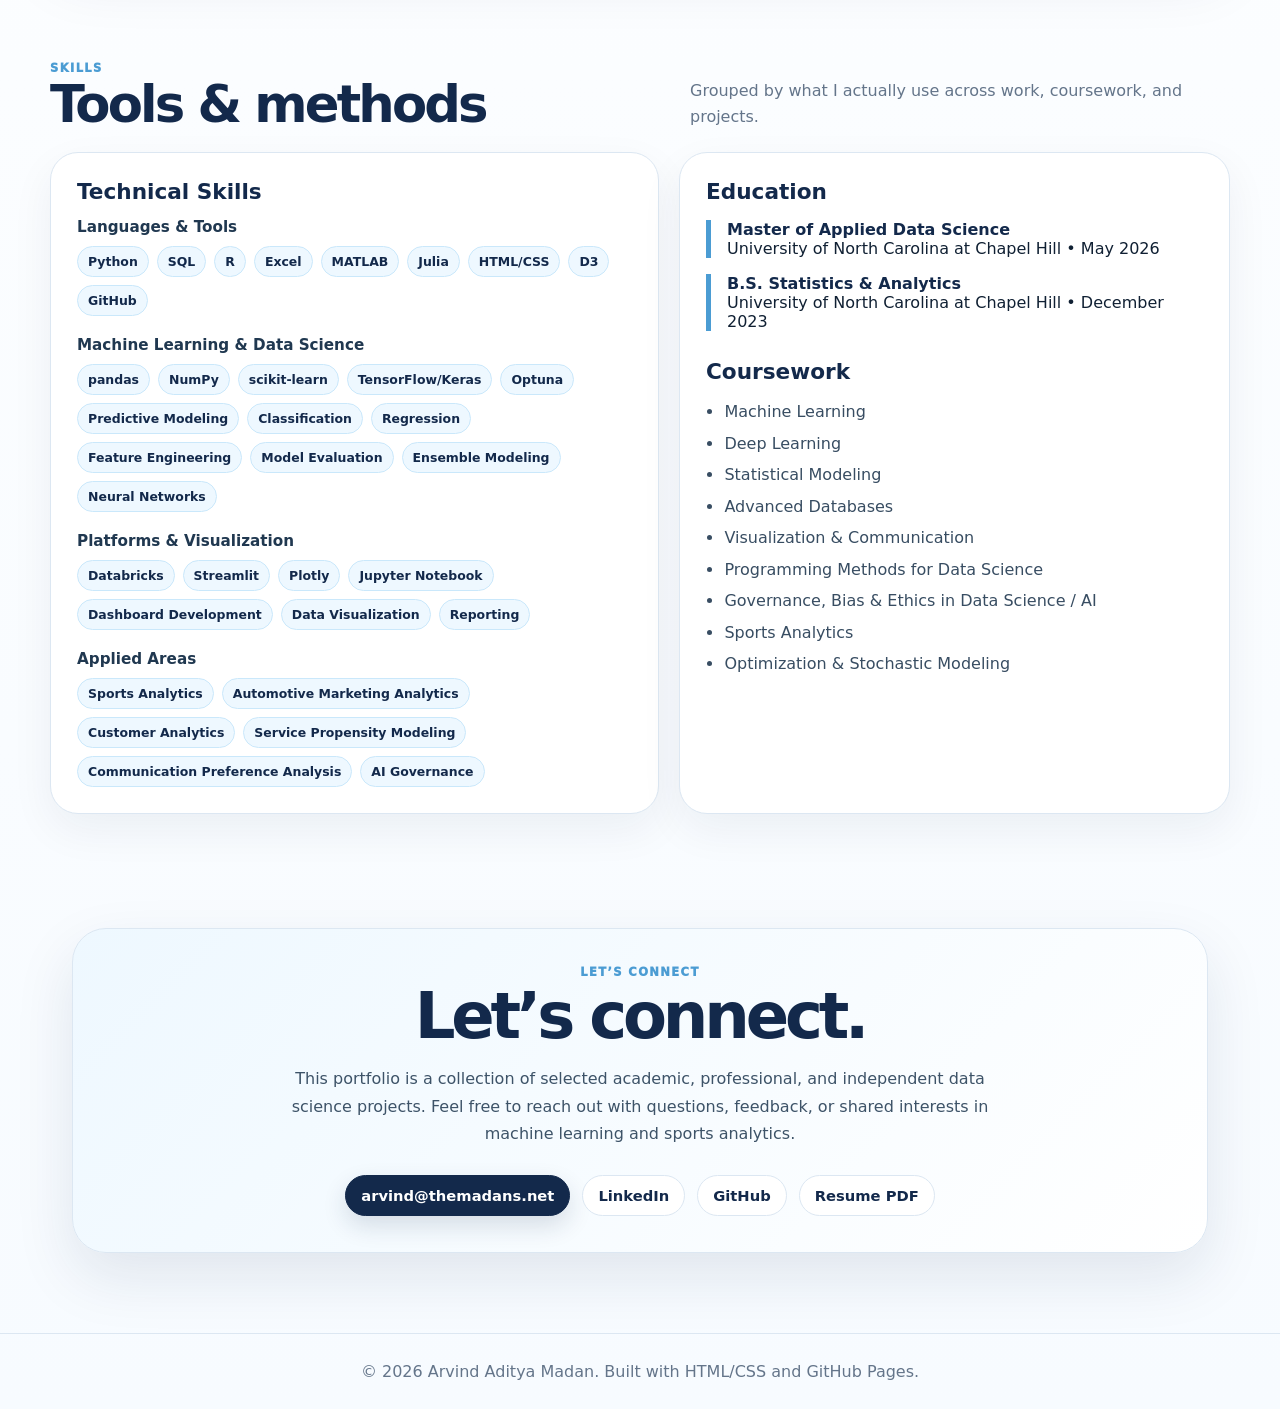
<file: index(8).html>
<!doctype html>
<html lang="en">
<head>
<meta charset="utf-8" />
<meta name="viewport" content="width=device-width, initial-scale=1" />
<title>Arvind Aditya Madan | Machine Learning & Sports Analytics</title>
<meta name="description" content="Portfolio of Arvind Aditya Madan — machine learning-focused data scientist working across sports analytics, predictive marketing, and applied data systems." />
<style>
:root{--unc:#4B9CD3;--navy:#13294B;--ink:#102033;--muted:#64758a;--bg:#f6f9fc;--card:#ffffff;--line:#dce7f2;--soft:#eef8ff;--purple:#5b3fd0;--purple-soft:#f4f0ff;--shadow:0 24px 60px rgba(19,41,75,.10)}
*{box-sizing:border-box}html{scroll-behavior:smooth}body{margin:0;font-family:Inter,ui-sans-serif,system-ui,-apple-system,BlinkMacSystemFont,"Segoe UI",sans-serif;color:var(--ink);background:radial-gradient(circle at top left,rgba(75,156,211,.18),transparent 32rem),linear-gradient(180deg,#f8fbff,#fff 42%,#f7fbff);}
a{color:inherit;text-decoration:none}
.site-nav{position:sticky;top:0;z-index:20;background:rgba(255,255,255,.90);backdrop-filter:blur(14px);border-bottom:1px solid var(--line)}
.nav-inner{max-width:1180px;margin:0 auto;padding:15px 22px;display:flex;align-items:center;justify-content:space-between;gap:18px}
.brand{font-weight:950;letter-spacing:-.04em;color:var(--navy);font-size:1.02rem}.brand span{color:var(--unc)}
.nav-links{display:flex;gap:18px;align-items:center;flex-wrap:wrap}.nav-links a{font-weight:800;color:#2a3e54;font-size:.92rem}.nav-links a:hover{color:var(--unc)}
.button{display:inline-flex;align-items:center;justify-content:center;gap:8px;border-radius:999px;border:1px solid var(--navy);background:var(--navy);color:#fff;padding:11px 15px;font-size:.92rem;font-weight:900;box-shadow:0 10px 24px rgba(19,41,75,.14)}
.button.secondary{background:#fff;color:var(--navy);border-color:var(--line);box-shadow:none}
.button.light{background:#fff;color:var(--navy);border-color:#cfe3f4}
.container{max-width:1180px;margin:0 auto;padding:0 22px}
.hero{padding:74px 0 52px}.hero-grid{display:grid;grid-template-columns:minmax(0,1.12fr) 370px;gap:44px;align-items:center}
.eyebrow{display:inline-flex;align-items:center;gap:8px;font-weight:950;letter-spacing:.13em;text-transform:uppercase;font-size:.75rem;color:var(--unc);margin-bottom:18px}
.dot{width:8px;height:8px;border-radius:999px;background:var(--unc);box-shadow:0 0 0 6px rgba(75,156,211,.16)}
h1{font-size:clamp(2.8rem,7vw,6.4rem);line-height:.9;letter-spacing:-.075em;margin:0;color:var(--navy)}.hero h1 span{display:block;color:var(--unc)}
.hero-copy{font-size:1.18rem;line-height:1.78;color:#34495f;max-width:760px;margin:22px 0 0}
.hero-actions{display:flex;flex-wrap:wrap;gap:12px;margin-top:28px}
.hero-card{background:#fff;border:1px solid var(--line);border-radius:34px;padding:18px;box-shadow:var(--shadow);transform:rotate(.9deg)}
.headshot{width:100%;aspect-ratio:4/5;object-fit:cover;object-position:center center;border-radius:26px;display:block;filter:saturate(1.02)}
.mini-card{margin-top:14px;border-radius:22px;background:linear-gradient(135deg,#13294B,#2d6f9e);color:white;padding:18px}.mini-card strong{display:block;font-size:1.05rem}.mini-card p{margin:.35rem 0 0;color:#d9edfb;line-height:1.5}
.section{padding:54px 0}.section-head{display:flex;justify-content:space-between;align-items:end;gap:20px;margin-bottom:22px}.section-kicker{font-weight:950;color:var(--unc);letter-spacing:.12em;text-transform:uppercase;font-size:.72rem}.section h2{margin:.25rem 0 0;font-size:clamp(2rem,4vw,3.2rem);line-height:1;letter-spacing:-.055em;color:var(--navy)}.section-head p{max-width:540px;color:var(--muted);line-height:1.65;margin:0}
.project-grid{display:grid;grid-template-columns:repeat(2,minmax(0,1fr));gap:20px}.project-card{position:relative;overflow:hidden;background:#fff;border:1px solid var(--line);border-radius:28px;padding:26px;box-shadow:0 16px 44px rgba(19,41,75,.07);display:flex;flex-direction:column;gap:15px;min-height:320px}.project-card.featured{grid-column:span 2;display:grid;grid-template-columns:minmax(0,1fr) minmax(320px,.85fr);gap:26px;align-items:center}.project-card:before{content:"";position:absolute;inset:0 0 auto 0;height:5px;background:linear-gradient(90deg,var(--unc),var(--navy));}.project-card h3{font-size:1.45rem;line-height:1.1;color:var(--navy);letter-spacing:-.035em;margin:0}.project-card p{margin:0;color:#384d62;line-height:1.62}.project-meta{color:var(--muted)!important;font-size:.92rem}.tag-row,.skill-tags{display:flex;flex-wrap:wrap;gap:8px}.tag,.skill-tag{font-size:.78rem;font-weight:850;color:var(--navy);background:#eef8ff;border:1px solid #cae8fb;border-radius:999px;padding:7px 10px}.project-links{display:flex;flex-wrap:wrap;gap:10px;margin-top:auto}.text-link{font-weight:950;color:var(--navy);border-bottom:2px solid rgba(75,156,211,.45);padding-bottom:2px}.text-link:hover{color:var(--unc)}.screenshot{width:100%;border-radius:22px;border:1px solid var(--line);box-shadow:0 16px 42px rgba(0,0,0,.12);background:#fff}.stats-row{display:grid;grid-template-columns:repeat(3,1fr);gap:12px}.stat{background:#fff;border:1px solid var(--line);border-radius:20px;padding:17px}.stat strong{display:block;font-size:1.55rem;color:var(--navy);letter-spacing:-.04em}.stat span{font-size:.86rem;color:var(--muted);line-height:1.35}
.experience{background:linear-gradient(135deg,#13294B,#2b76a8);color:#fff;border-radius:34px;padding:30px;box-shadow:var(--shadow)}.experience h3{font-size:1.45rem;margin:0 0 6px}.experience p,.experience li{color:#dff0fb;line-height:1.65}.experience ul{margin:14px 0 0;padding-left:1.2rem}.experience-header{display:flex;align-items:center;justify-content:space-between;gap:18px;flex-wrap:wrap}.company-badge{display:flex;align-items:center;gap:14px;background:rgba(91,63,208,.22);border:1px solid rgba(218,208,255,.28);padding:12px 16px;border-radius:22px;box-shadow:inset 0 1px 0 rgba(255,255,255,.06)}.company-badge img{height:46px;width:auto;display:block;border-radius:12px;background:#fff;padding:6px}.company-badge span{font-weight:800;color:#f7f3ff;letter-spacing:.01em}
.split{display:grid;grid-template-columns:1.05fr .95fr;gap:20px}.panel{background:#fff;border:1px solid var(--line);border-radius:28px;padding:26px;box-shadow:0 16px 44px rgba(19,41,75,.06)}.panel h3{color:var(--navy);font-size:1.35rem;margin:0 0 14px}.skill-group{margin-bottom:20px}.skill-group:last-child{margin-bottom:0}.skill-group h4{margin:0 0 10px;color:#203850;font-size:.95rem}.edu-item{border-left:5px solid var(--unc);padding-left:16px;margin:16px 0}.edu-item strong{color:var(--navy);display:block}.course-list{margin:0;padding-left:1.15rem;color:#384d62;line-height:1.75}.course-list li{margin:0 0 .22rem}
.connect{margin:60px 0 80px;background:linear-gradient(135deg,#eef8ff,#fff);border:1px solid var(--line);border-radius:34px;padding:36px;text-align:center;box-shadow:var(--shadow)}.connect h2{font-size:clamp(2rem,5vw,4.2rem);letter-spacing:-.065em;color:var(--navy);margin:0 0 12px}.connect p{color:#3d5368;line-height:1.7;max-width:700px;margin:0 auto 24px}.footer{border-top:1px solid var(--line);padding:28px 22px;text-align:center;color:var(--muted)}
@media(max-width:900px){.hero-grid,.project-card.featured,.split{grid-template-columns:1fr}.project-card.featured{grid-column:span 1}.project-grid{grid-template-columns:1fr}.section-head{display:block}.section-head p{margin-top:12px}.hero-card{max-width:390px}.stats-row{grid-template-columns:1fr}.nav-links{display:none}.experience-header{display:block}.company-badge{margin-top:14px;width:max-content}}

/* UNC Baseball card: no image, stats as the visual focus */
.project-card.featured.no-image{
  display:flex;
  grid-column:span 2;
  min-height:0;
}
.project-card.stat-focus{
  background:linear-gradient(135deg,#ffffff,#f6fbff);
}
.project-card.stat-focus .stats-row{
  grid-template-columns:repeat(4,minmax(0,1fr));
  margin:10px 0 4px;
}
.project-card.stat-focus .stat{
  background:linear-gradient(135deg,#eef8ff,#ffffff);
  border-color:#bfe3fa;
  padding:22px;
  box-shadow:0 12px 28px rgba(75,156,211,.12);
}
.project-card.stat-focus .stat strong{
  font-size:2.12rem;
  color:var(--unc);
}
.project-card.stat-focus .stat span{
  font-size:.9rem;
  color:#455e76;
}
@media(max-width:900px){
  .project-card.stat-focus .stats-row{grid-template-columns:1fr 1fr}
}
@media(max-width:560px){
  .project-card.stat-focus .stats-row{grid-template-columns:1fr}
}


/* Mobile polish: tighter spacing, better card sizing, no awkward overflow */
@media (max-width: 760px){
  .container{
    padding:0 16px;
  }

  .hero{
    padding:40px 0 32px;
  }

  .hero-grid{
    gap:24px;
  }

  .eyebrow{
    font-size:.66rem;
    letter-spacing:.08em;
    line-height:1.45;
    align-items:flex-start;
  }

  h1{
    font-size:clamp(2.65rem,16vw,4.2rem);
    line-height:.92;
    letter-spacing:-.06em;
  }

  .hero-copy{
    font-size:1.02rem;
    line-height:1.65;
    margin-top:18px;
  }

  .hero-actions{
    display:grid;
    grid-template-columns:1fr 1fr;
    gap:10px;
  }

  .hero-actions .button{
    width:100%;
    padding:11px 12px;
    font-size:.86rem;
    text-align:center;
  }

  .hero-card{
    transform:none;
    padding:12px;
    border-radius:26px;
    max-width:330px;
    margin:0 auto;
  }

  .headshot{
    border-radius:20px;
    aspect-ratio:4/5;
    object-position:center center;
  }

  .mini-card{
    border-radius:18px;
    padding:14px;
  }

  .section{
    padding:38px 0;
  }

  .section h2{
    font-size:2.25rem;
  }

  .section-head{
    margin-bottom:16px;
  }

  .project-grid{
    gap:16px;
  }

  .project-card,
  .project-card.featured{
    padding:20px;
    border-radius:22px;
    min-height:0;
  }

  .project-card.featured{
    display:flex;
  }

  .project-card h3{
    font-size:1.28rem;
  }

  .project-card p{
    font-size:.95rem;
    line-height:1.55;
  }

  .project-card .tag-row{
    gap:6px;
  }

  .tag,.skill-tag{
    font-size:.72rem;
    padding:6px 9px;
  }

  .project-card.stat-focus .stats-row,
  .stats-row{
    grid-template-columns:1fr 1fr;
    gap:10px;
  }

  .project-card.stat-focus .stat,
  .stat{
    padding:15px;
    border-radius:16px;
  }

  .project-card.stat-focus .stat strong,
  .stat strong{
    font-size:1.55rem;
  }

  .project-card.stat-focus .stat span,
  .stat span{
    font-size:.78rem;
  }

  .screenshot{
    border-radius:16px;
  }

  .experience{
    padding:22px;
    border-radius:24px;
  }

  .experience h3{
    font-size:1.25rem;
  }

  .experience p,
  .experience li{
    font-size:.95rem;
    line-height:1.55;
  }

  .company-badge{
    width:100%;
    padding:10px 12px;
    border-radius:18px;
    gap:10px;
  }

  .company-badge img{
    height:34px;
    border-radius:9px;
  }

  .company-badge span{
    font-size:.9rem;
  }

  .panel{
    padding:22px;
    border-radius:22px;
  }

  .skill-tags{
    gap:6px;
  }

  .edu-item{
    margin:14px 0;
  }

  .course-list{
    columns:1;
    line-height:1.6;
  }

  .connect{
    margin:38px 0 52px;
    padding:24px 18px;
    border-radius:24px;
  }

  .connect h2{
    font-size:2.25rem;
  }

  .connect p{
    font-size:.96rem;
    line-height:1.6;
  }

  .connect .hero-actions{
    grid-template-columns:1fr;
  }
}

@media (max-width: 420px){
  .hero-actions{
    grid-template-columns:1fr;
  }

  h1{
    font-size:3.15rem;
  }

  .project-card.stat-focus .stats-row,
  .stats-row{
    grid-template-columns:1fr;
  }

  .section h2,
  .connect h2{
    font-size:2rem;
  }

  .project-card,
  .project-card.featured,
  .panel,
  .experience{
    padding:18px;
  }
}


/* V5 mobile-first polish */
.mobile-profile{display:none}

@media (max-width: 820px){
  body{
    background:linear-gradient(180deg,#f7fbff,#fff 34%,#f8fbff);
  }

  .site-nav{
    position:static;
  }

  .nav-inner{
    padding:12px 16px;
  }

  .brand{
    font-size:.98rem;
  }

  .container{
    padding:0 15px;
  }

  .hero{
    padding:28px 0 22px;
  }

  .hero-grid{
    display:block;
  }

  .hero-card{
    display:none;
  }

  .mobile-profile{
    display:flex;
    align-items:center;
    gap:12px;
    background:#fff;
    border:1px solid var(--line);
    border-radius:22px;
    padding:10px;
    box-shadow:0 12px 32px rgba(19,41,75,.08);
    margin:4px 0 18px;
  }

  .mobile-profile img{
    width:58px;
    height:58px;
    border-radius:17px;
    object-fit:cover;
    object-position:center center;
    flex:0 0 auto;
  }

  .mobile-profile strong{
    display:block;
    color:var(--navy);
    font-size:.98rem;
    letter-spacing:-.02em;
  }

  .mobile-profile span{
    display:block;
    color:var(--muted);
    font-size:.78rem;
    margin-top:2px;
  }

  .eyebrow{
    font-size:.64rem;
    letter-spacing:.07em;
    line-height:1.35;
    margin-bottom:12px;
  }

  .dot{
    width:7px;
    height:7px;
    box-shadow:0 0 0 5px rgba(75,156,211,.14);
    margin-top:3px;
  }

  h1{
    font-size:clamp(2.25rem,13vw,3.55rem);
    line-height:.94;
    letter-spacing:-.055em;
  }

  .hero-copy{
    font-size:.98rem;
    line-height:1.58;
    margin-top:14px;
    color:#34495f;
  }

  .hero-actions{
    display:grid;
    grid-template-columns:1fr 1fr;
    gap:9px;
    margin-top:18px;
  }

  .button{
    width:100%;
    padding:10px 10px;
    font-size:.82rem;
    box-shadow:none;
  }

  .section{
    padding:30px 0;
  }

  .section-head{
    display:block;
    margin-bottom:14px;
  }

  .section-kicker{
    font-size:.67rem;
  }

  .section h2{
    font-size:2rem;
    letter-spacing:-.05em;
  }

  .section-head p{
    margin-top:9px;
    font-size:.94rem;
    line-height:1.5;
  }

  .project-grid{
    display:grid;
    grid-template-columns:1fr;
    gap:14px;
  }

  .project-card,
  .project-card.featured,
  .project-card.featured.no-image{
    grid-column:span 1;
    display:flex;
    padding:17px;
    border-radius:20px;
    gap:11px;
    min-height:0;
    box-shadow:0 10px 28px rgba(19,41,75,.06);
  }

  .project-card:before{
    height:4px;
  }

  .project-meta{
    font-size:.78rem!important;
  }

  .project-card h3{
    font-size:1.18rem;
    line-height:1.15;
  }

  .project-card p{
    font-size:.9rem;
    line-height:1.5;
  }

  .project-card.featured:not(.no-image){
    display:flex;
  }

  .project-card.featured:not(.no-image) > div:last-child{
    order:-1;
  }

  .project-card.featured:not(.no-image) .screenshot{
    max-height:185px;
    object-fit:cover;
    object-position:top center;
  }

  .screenshot{
    border-radius:15px;
    box-shadow:0 10px 25px rgba(0,0,0,.10);
  }

  .tag-row,.skill-tags{
    gap:6px;
  }

  .tag,.skill-tag{
    font-size:.68rem;
    padding:5px 8px;
  }

  .project-links{
    gap:12px;
    margin-top:2px;
  }

  .text-link{
    font-size:.9rem;
  }

  .project-card.stat-focus .stats-row,
  .stats-row{
    grid-template-columns:repeat(2,minmax(0,1fr));
    gap:9px;
  }

  .project-card.stat-focus .stat,
  .stat{
    padding:13px;
    border-radius:15px;
  }

  .project-card.stat-focus .stat strong,
  .stat strong{
    font-size:1.42rem;
  }

  .project-card.stat-focus .stat span,
  .stat span{
    font-size:.74rem;
    line-height:1.25;
  }

  .experience{
    padding:18px;
    border-radius:21px;
  }

  .experience-header{
    display:block;
  }

  .experience h3{
    font-size:1.18rem;
    line-height:1.18;
  }

  .experience p{
    font-size:.9rem;
    margin:.4rem 0;
  }

  .experience ul{
    padding-left:1.05rem;
    margin-top:12px;
  }

  .experience li{
    font-size:.9rem;
    line-height:1.48;
    margin-bottom:8px;
  }

  .company-badge{
    margin-top:12px;
    width:100%;
    padding:9px 10px;
    gap:9px;
    border-radius:16px;
  }

  .company-badge img{
    height:31px;
    border-radius:8px;
  }

  .company-badge span{
    font-size:.82rem;
  }

  .split{
    display:grid;
    grid-template-columns:1fr;
    gap:14px;
  }

  .panel{
    padding:18px;
    border-radius:20px;
  }

  .panel h3{
    font-size:1.18rem;
    margin-bottom:11px;
  }

  .skill-group{
    margin-bottom:15px;
  }

  .edu-item{
    padding-left:13px;
    margin:12px 0;
  }

  .edu-item span{
    display:block;
    font-size:.9rem;
    color:#455e76;
    margin-top:2px;
  }

  .course-list{
    padding-left:1.05rem;
    font-size:.9rem;
    line-height:1.52;
  }

  .connect{
    margin:30px 0 44px;
    padding:22px 16px;
    border-radius:22px;
  }

  .connect h2{
    font-size:2rem;
    letter-spacing:-.05em;
  }

  .connect p{
    font-size:.92rem;
    line-height:1.55;
    margin-bottom:18px;
  }

  .connect .hero-actions{
    grid-template-columns:1fr;
  }

  .footer{
    padding:22px 16px;
    font-size:.82rem;
  }
}

@media (max-width: 430px){
  .hero-actions{
    grid-template-columns:1fr;
  }

  h1{
    font-size:2.75rem;
  }

  .project-card.stat-focus .stats-row,
  .stats-row{
    grid-template-columns:1fr 1fr;
  }

  .button{
    font-size:.84rem;
  }
}

@media (max-width: 350px){
  h1{
    font-size:2.45rem;
  }

  .project-card.stat-focus .stats-row,
  .stats-row{
    grid-template-columns:1fr;
  }
}


/* Collaborator lines */
.collab{
  margin:-4px 0 0!important;
  color:#5b6f84!important;
  font-size:.9rem!important;
  line-height:1.4!important;
}
.collab strong{
  color:var(--navy);
  font-weight:900;
}
@media(max-width:820px){
  .collab{
    font-size:.82rem!important;
    line-height:1.35!important;
  }
}


/* V7 spacing polish: more breathing room in project cards */
.project-card h3{
  margin-bottom:2px;
}

.project-card .collab{
  margin:2px 0 8px!important;
  line-height:1.45!important;
}

.project-card p:not(.project-meta):not(.collab){
  line-height:1.72;
}

.project-card .tag-row{
  margin-top:2px;
}

.project-card .project-links{
  margin-top:3px;
}

.project-card.featured{
  row-gap:22px;
}

@media(min-width:821px){
  .project-card{
    gap:17px;
  }

  .project-card.featured{
    gap:28px;
  }

  .project-card.stat-focus .stats-row{
    margin:14px 0 6px;
  }

  .project-card.stat-focus .stat{
    padding:24px 22px;
  }
}

@media(max-width:820px){
  .project-card .collab{
    margin:1px 0 7px!important;
  }

  .project-card p:not(.project-meta):not(.collab){
    line-height:1.58;
  }

  .project-card{
    gap:13px!important;
  }
}


/* V8 CourtSpace spacing: make text rhythm match the other project cards */
.project-grid > .project-card.featured:nth-child(2) .collab{
  margin:4px 0 14px!important;
}

.project-grid > .project-card.featured:nth-child(2) p:not(.project-meta):not(.collab){
  line-height:1.75;
  margin-bottom:14px;
}

.project-grid > .project-card.featured:nth-child(2) .tag-row{
  margin-top:6px;
}

.project-grid > .project-card.featured:nth-child(2) .project-links{
  margin-top:8px;
}

@media(max-width:820px){
  .project-grid > .project-card.featured:nth-child(2) .collab{
    margin:2px 0 9px!important;
  }

  .project-grid > .project-card.featured:nth-child(2) p:not(.project-meta):not(.collab){
    line-height:1.6;
    margin-bottom:8px;
  }
}

</style>
</head>
<body>
<nav class="site-nav">
  <div class="nav-inner">
    <a class="brand" href="#top">Arvind <span>Aditya</span> Madan</a>
    <div class="nav-links">
      <a href="#projects">Projects</a><a href="#experience">Experience</a><a href="#skills">Skills</a><a href="#connect">Contact</a>
      <a class="button secondary" href="reports/arvind-aditya-madan-resume.pdf" target="_blank">Resume</a>
    </div>
  </div>
</nav>
<main id="top">
  <section class="hero container">
    <div class="hero-grid">
      <div>
        <div class="eyebrow"><span class="dot"></span> Machine learning • Sports analytics • Predictive marketing</div>
        <div class="mobile-profile">
          <img src="assets/arvind-headshot.jpg" alt="Arvind Aditya Madan headshot" />
          <div><strong>Arvind Aditya Madan</strong><span>Data Science • ML • Sports Analytics</span></div>
        </div>
        <h1>Arvind Aditya <span>Madan</span></h1>
        <p class="hero-copy">Data scientist working at the intersection of machine learning, sports analytics, and predictive marketing. There’s so much data out there, and I’m interested in building models, dashboards, and data workflows that turn messy real-world data into usable decisions.</p>
        <div class="hero-actions">
          <a class="button" href="#projects">View Projects</a>
          <a class="button secondary" href="reports/arvind-aditya-madan-resume.pdf" target="_blank">View Resume</a>
          <a class="button secondary" href="https://github.com/Arvind-Aditya-Madan" target="_blank" rel="noopener">GitHub</a>
          <a class="button secondary" href="mailto:arvind@themadans.net">Email Me</a>
        </div>
      </div>
      <div class="hero-card">
        <img class="headshot" src="assets/arvind-headshot.jpg" alt="Arvind Aditya Madan headshot" />
        <div class="mini-card"><strong>Applied ML with real-world context.</strong><p>UNC MADS graduate and Junior Data Scientist at ClicMotion, building prediction, matching, reporting, and decision-support workflows.</p></div>
      </div>
    </div>
  </section>

  <section class="section container" id="projects">
    <div class="section-head">
      <div><div class="section-kicker">Featured work</div><h2>Projects</h2></div>
      <p>Machine learning projects, sports analytics tools, and applied reports with live apps, full writeups, or project documentation where available.</p>
    </div>
    <div class="project-grid">
      <article class="project-card featured no-image stat-focus">
        <div>
          <p class="project-meta">MADS Capstone • UNC Athletics • Forecasting + Streamlit</p>
          <h3>UNC Baseball Attendance Forecasting</h3>
          <p class="collab"><strong>Collaborators:</strong> Daniel Fulk and Adam Cooke</p>
          <p>Built an end-to-end attendance forecasting framework and Streamlit decision-support app for UNC baseball home games, using schedule context, attendance history, weather, promotions, academic calendar timing, Google Trends, and team performance data.</p>
          <div class="stats-row stat-highlight">
            <div class="stat"><strong>326</strong><span>two-day-ahead RMSE</span></div>
            <div class="stat"><strong>260</strong><span>two-day-ahead MAE</span></div>
            <div class="stat"><strong>0.805</strong><span>two-day-ahead R²</span></div>
            <div class="stat"><strong>88%</strong><span>within 500 attendees</span></div>
          </div>
          <div class="tag-row"><span class="tag">Python</span><span class="tag">scikit-learn</span><span class="tag">Streamlit</span><span class="tag">Optuna</span><span class="tag">SHAP</span><span class="tag">Forecasting</span></div>
          <div class="project-links"><a class="text-link" href="https://unc-baseball-attendance-forecasting.streamlit.app/" target="_blank" rel="noopener">Live App</a><a class="text-link" href="reports/unc-baseball-attendance-report.html">Full Report</a></div>
        </div>
      </article>

      <article class="project-card featured">
        <div>
          <p class="project-meta">NBA visualization • Streamlit + Plotly</p>
          <h3>CourtSpace 3D</h3>
          <p class="collab"><strong>Collaborator:</strong> Daniel Fulk</p>
          <p>Interactive NBA shot visualization tool with 3D shot arcs, court context, hot/cold zones, and filters for player, season range, result, venue, and quarter.</p>
          <div class="tag-row"><span class="tag">Python</span><span class="tag">Streamlit</span><span class="tag">Plotly</span><span class="tag">NBA API</span><span class="tag">Data Visualization</span></div>
          <div class="project-links"><a class="text-link" href="https://courtspace3d-v4.streamlit.app/" target="_blank" rel="noopener">Live App</a><a class="text-link" href="https://github.com/mxngojuice/CourtSpace3D-v4/tree/main" target="_blank" rel="noopener">GitHub Repo</a></div>
        </div>
        <div><img class="screenshot" src="assets/courtspace-screenshot.png" alt="CourtSpace 3D Streamlit app screenshot" /></div>
      </article>

      <article class="project-card">
        <p class="project-meta">DATA 780 Machine Learning • MLB pitch-level data</p>
        <h3>Pitch Forecaster: MLB Pitch Type Prediction</h3>
        <p class="collab"><strong>Collaborators:</strong> Daniel Fulk and Elliott Walker</p>
        <p>Built a multiclass ML pipeline to predict the next MLB pitch type using pre-pitch context, sequencing features, pitcher/batter tendencies, handedness, and game state. Final ensemble: 46% accuracy and 0.42 macro F1.</p>
        <div class="tag-row"><span class="tag">Machine Learning</span><span class="tag">Neural Networks</span><span class="tag">Random Forest</span><span class="tag">Optuna</span><span class="tag">Statcast</span></div>
        <div class="project-links"><a class="text-link" href="reports/pitch-forecaster-final-report.pdf" target="_blank">Full Report PDF</a></div>
      </article>

      <article class="project-card">
        <p class="project-meta">ACC basketball • Triangle Sports Analytics Competition</p>
        <h3>ACC Spread Predictor</h3>
        <p class="collab"><strong>Collaborator:</strong> Daniel Fulk</p>
        <p>Predicted second-half ACC men’s basketball spreads using first-half-only team statistics, DIFF-based features, rolling season validation, Random Forest modeling, and split conformal intervals. Submitted for TSAC, placing 6th.</p>
        <div class="tag-row"><span class="tag">Random Forest</span><span class="tag">Conformal Prediction</span><span class="tag">R</span><span class="tag">Python</span><span class="tag">NCAA Data</span></div>
        <div class="project-links"><a class="text-link" href="reports/acc-spread-predictor-report.html">Full Report</a></div>
      </article>

      <article class="project-card">
        <p class="project-meta">Data ethics paper</p>
        <h3>When Data Bets Against You</h3>
        <p>Analyzed ethical concerns in AI-driven sports betting platforms, focusing on behavioral data collection, algorithmic personalization, vulnerable users, responsible gambling tools, transparency, and governance.</p>
        <div class="tag-row"><span class="tag">Data Ethics</span><span class="tag">AI Governance</span><span class="tag">Sports Betting</span><span class="tag">Privacy</span></div>
        <div class="project-links"><a class="text-link" href="reports/when-data-bets-against-you.html">Read Paper</a></div>
      </article>
    </div>
  </section>

  <section class="section container" id="experience">
    <div class="section-head"><div><div class="section-kicker">Experience</div><h2>Applied data science</h2></div><p>Predictive marketing, customer analytics, and data workflows for automotive sales and service.</p></div>
    <div class="experience">
      <div class="experience-header">
        <div>
          <h3>ClicMotion — Junior Data Scientist</h3>
          <p><strong>June 2024 – Present</strong></p>
        </div>
        <div class="company-badge"><img src="assets/clicmotion-logo.png" alt="ClicMotion logo" /><span>Predictive marketing & customer analytics</span></div>
      </div>
      <ul>
        <li>Build predictive marketing and customer analytics workflows for large automotive and powersports dealership groups across the U.S., working with millions of repair order, sales, customer profile, campaign engagement, and household enrichment records.</li>
        <li>Develop data workflows and models supporting service propensity use cases, including tire, brake, and battery timing analysis for dealership customers.</li>
        <li>Analyze communication preference, campaign engagement, and ROI patterns to support customer targeting, segmentation, and marketing strategy.</li>
        <li>Use Databricks, SQL, Python, and Excel for data cleaning, customer matching, charting, reporting, validation, and exploratory analysis across messy dealership data sources.</li>
      </ul>
    </div>
  </section>

  <section class="section container" id="skills">
    <div class="section-head"><div><div class="section-kicker">Skills</div><h2>Tools & methods</h2></div><p>Grouped by what I actually use across work, coursework, and projects.</p></div>
    <div class="split">
      <div class="panel">
        <h3>Technical Skills</h3>
        <div class="skill-group"><h4>Languages & Tools</h4><div class="skill-tags"><span class="skill-tag">Python</span><span class="skill-tag">SQL</span><span class="skill-tag">R</span><span class="skill-tag">Excel</span><span class="skill-tag">MATLAB</span><span class="skill-tag">Julia</span><span class="skill-tag">HTML/CSS</span><span class="skill-tag">D3</span><span class="skill-tag">GitHub</span></div></div>
        <div class="skill-group"><h4>Machine Learning & Data Science</h4><div class="skill-tags"><span class="skill-tag">pandas</span><span class="skill-tag">NumPy</span><span class="skill-tag">scikit-learn</span><span class="skill-tag">TensorFlow/Keras</span><span class="skill-tag">Optuna</span><span class="skill-tag">Predictive Modeling</span><span class="skill-tag">Classification</span><span class="skill-tag">Regression</span><span class="skill-tag">Feature Engineering</span><span class="skill-tag">Model Evaluation</span><span class="skill-tag">Ensemble Modeling</span><span class="skill-tag">Neural Networks</span></div></div>
        <div class="skill-group"><h4>Platforms & Visualization</h4><div class="skill-tags"><span class="skill-tag">Databricks</span><span class="skill-tag">Streamlit</span><span class="skill-tag">Plotly</span><span class="skill-tag">Jupyter Notebook</span><span class="skill-tag">Dashboard Development</span><span class="skill-tag">Data Visualization</span><span class="skill-tag">Reporting</span></div></div>
        <div class="skill-group"><h4>Applied Areas</h4><div class="skill-tags"><span class="skill-tag">Sports Analytics</span><span class="skill-tag">Automotive Marketing Analytics</span><span class="skill-tag">Customer Analytics</span><span class="skill-tag">Service Propensity Modeling</span><span class="skill-tag">Communication Preference Analysis</span><span class="skill-tag">AI Governance</span></div></div>
      </div>
      <div class="panel">
        <h3>Education</h3>
        <div class="edu-item"><strong>Master of Applied Data Science</strong><span>University of North Carolina at Chapel Hill • May 2026</span></div>
        <div class="edu-item"><strong>B.S. Statistics & Analytics</strong><span>University of North Carolina at Chapel Hill • December 2023</span></div>
        <h3 style="margin-top:28px">Coursework</h3>
        <ul class="course-list">
          <li>Machine Learning</li>
          <li>Deep Learning</li>
          <li>Statistical Modeling</li>
          <li>Advanced Databases</li>
          <li>Visualization & Communication</li>
          <li>Programming Methods for Data Science</li>
          <li>Governance, Bias & Ethics in Data Science / AI</li>
          <li>Sports Analytics</li>
          <li>Optimization & Stochastic Modeling</li>
        </ul>
      </div>
    </div>
  </section>

  <section class="container" id="connect">
    <div class="connect">
      <div class="section-kicker">Let’s connect</div>
      <h2>Let’s connect.</h2>
      <p>This portfolio is a collection of selected academic, professional, and independent data science projects. Feel free to reach out with questions, feedback, or shared interests in machine learning and sports analytics.</p>
      <div class="hero-actions" style="justify-content:center"><a class="button" href="mailto:arvind@themadans.net">arvind@themadans.net</a><a class="button secondary" href="https://www.linkedin.com/in/arvind-aditya-madan-08271174/" target="_blank" rel="noopener">LinkedIn</a><a class="button secondary" href="https://github.com/Arvind-Aditya-Madan" target="_blank" rel="noopener">GitHub</a><a class="button secondary" href="reports/arvind-aditya-madan-resume.pdf" target="_blank">Resume PDF</a></div>
    </div>
  </section>
</main>
<footer class="footer">© 2026 Arvind Aditya Madan. Built with HTML/CSS and GitHub Pages.</footer>
</body>
</html>
</file>
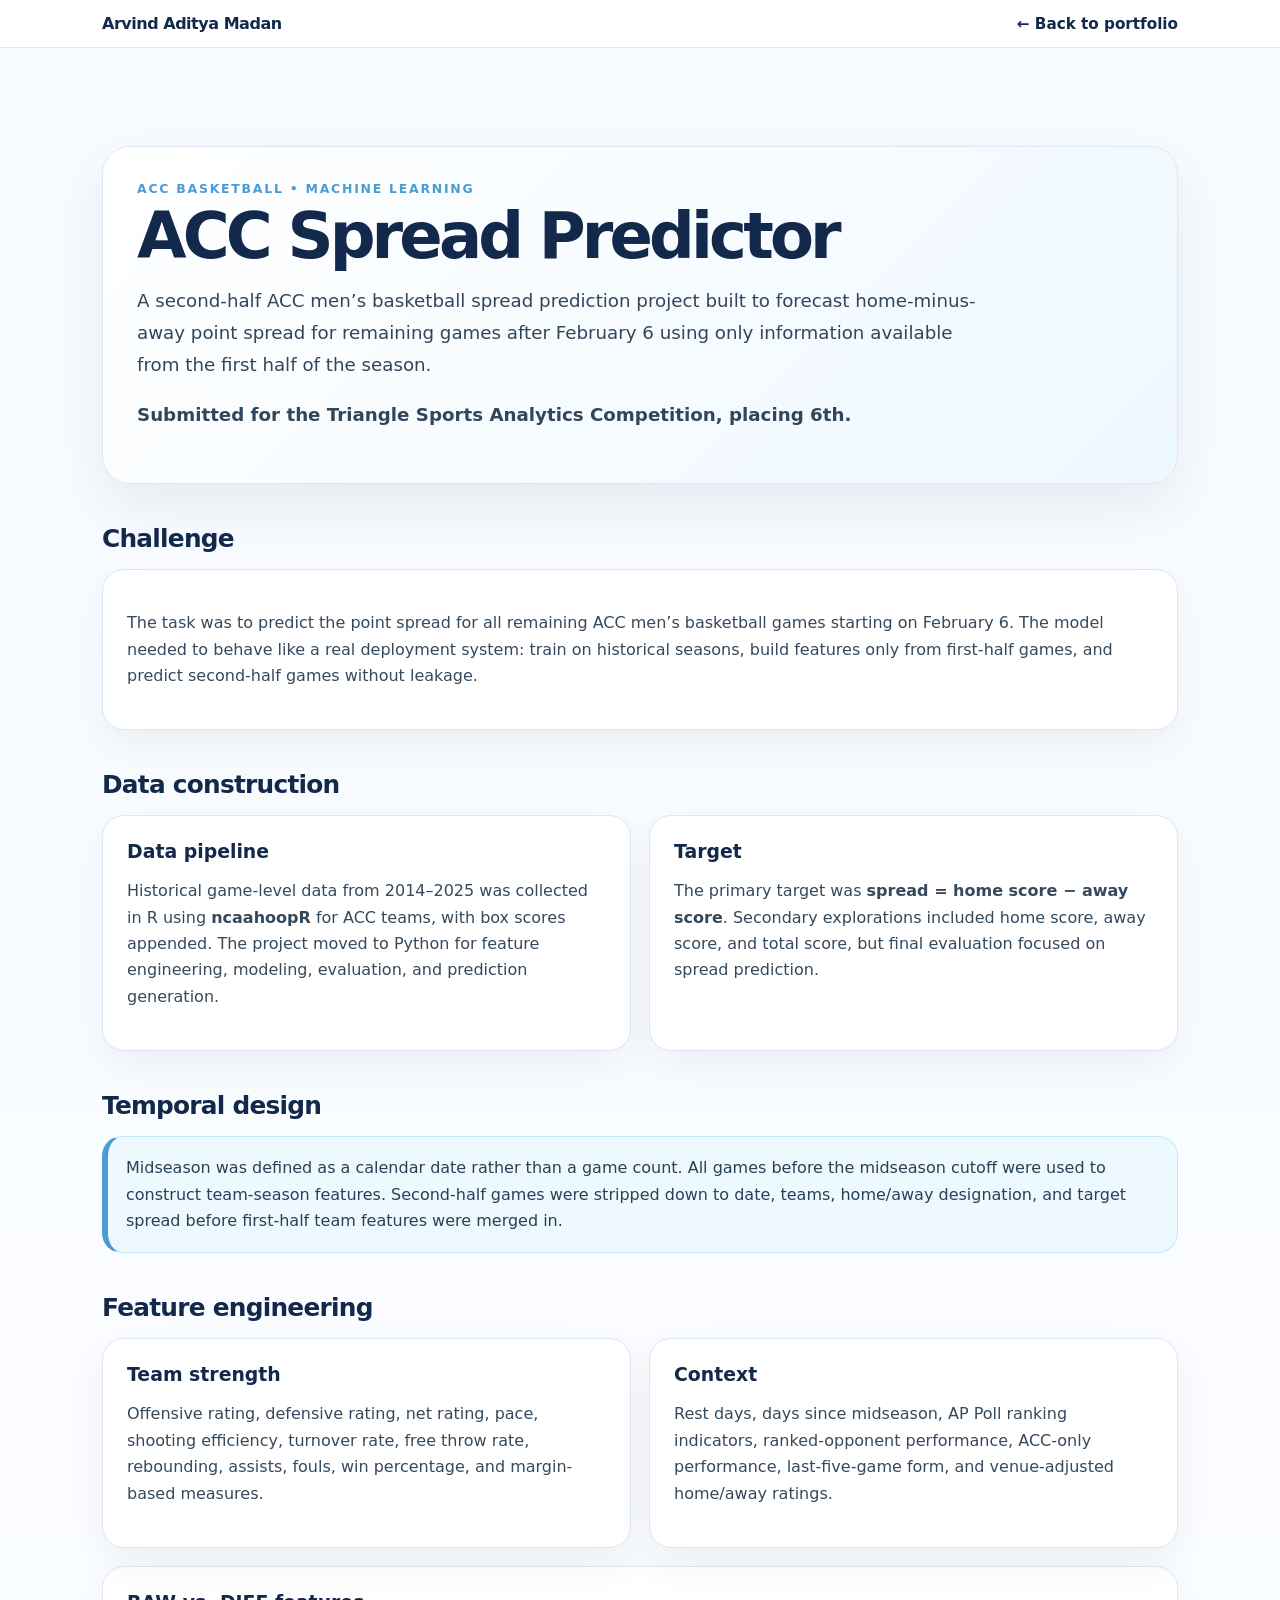
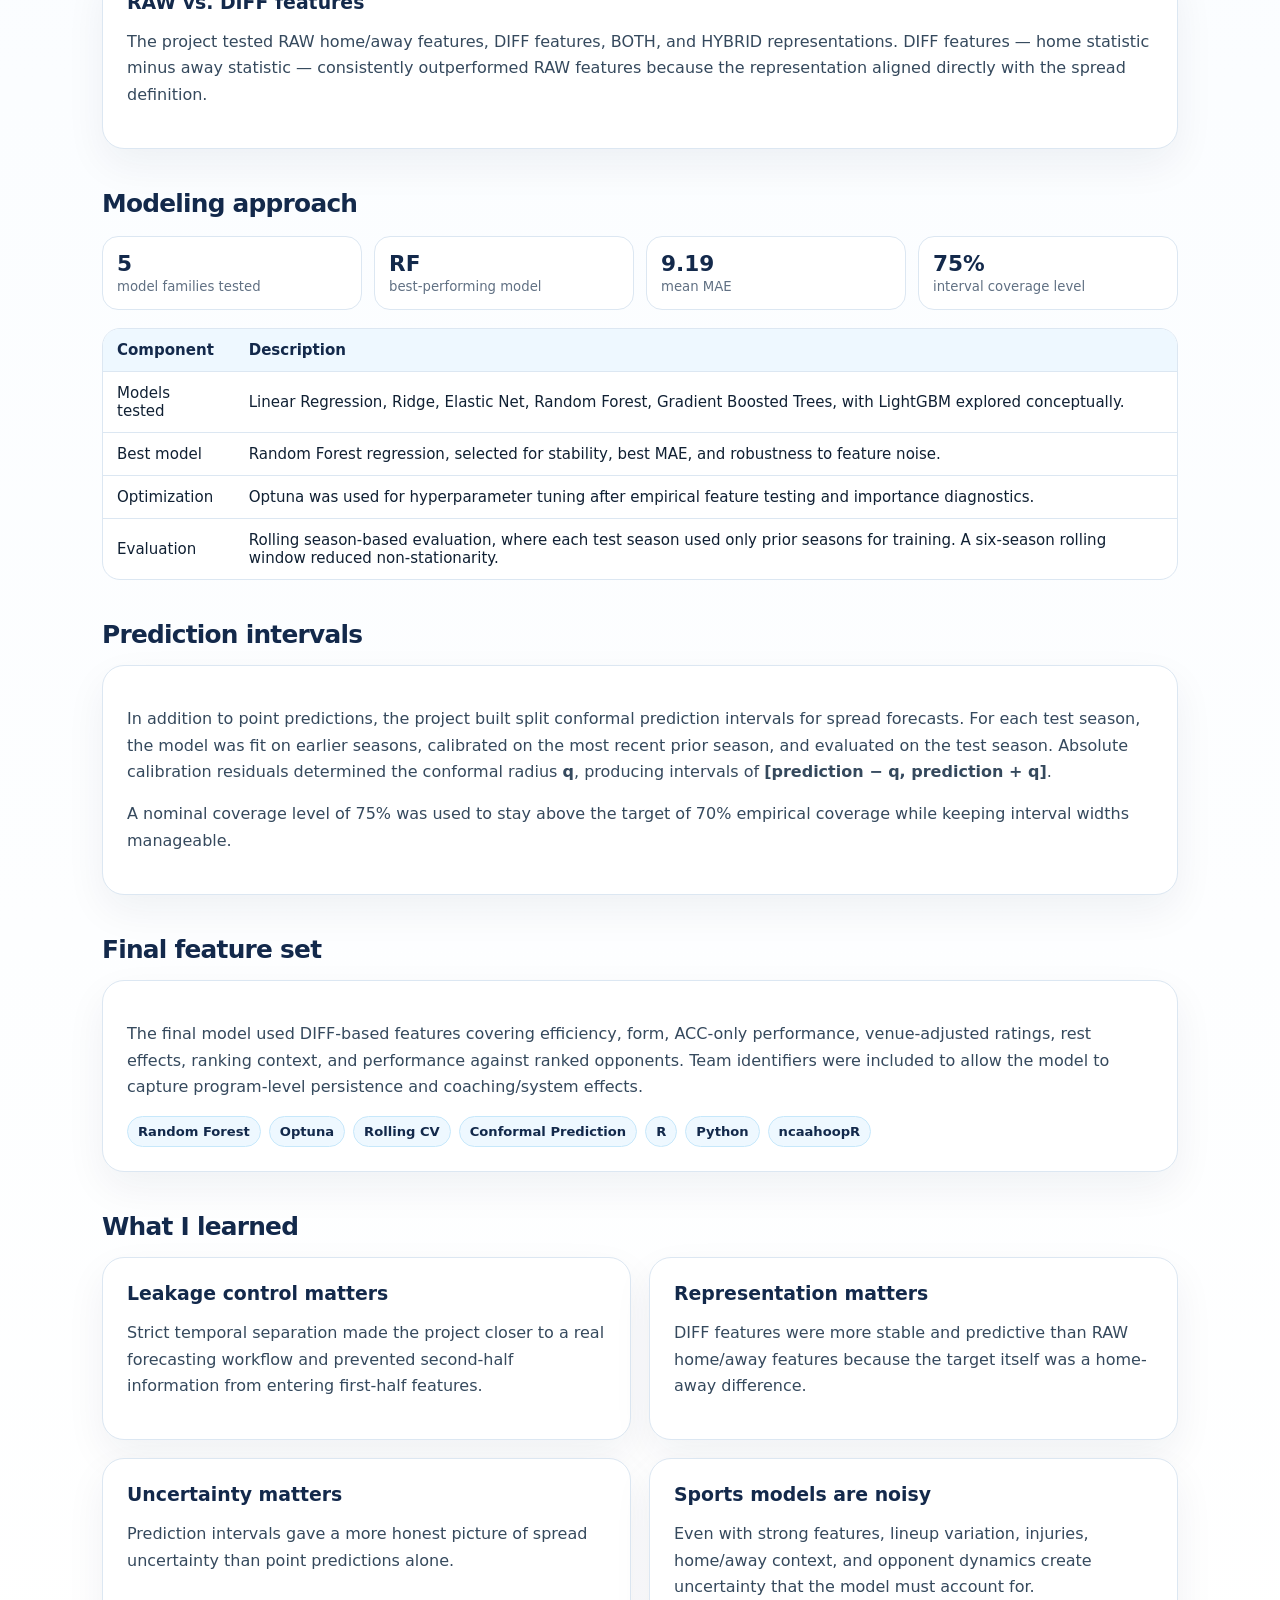
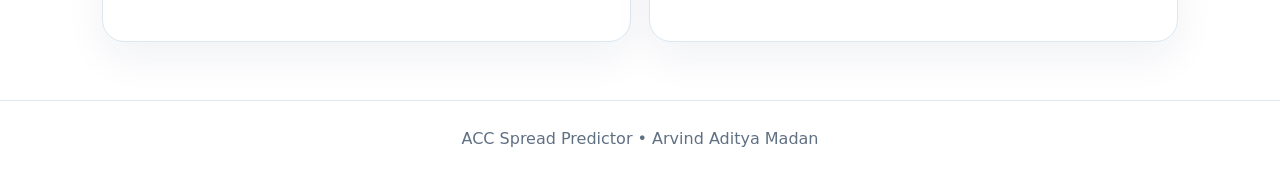
<file: reports/acc-spread-predictor-report.html>
<!doctype html><html lang="en"><head><meta charset="utf-8"><meta name="viewport" content="width=device-width, initial-scale=1"><title>ACC Spread Predictor | Arvind Aditya Madan</title><style>
:root{--unc:#4B9CD3;--navy:#13294B;--ink:#102033;--muted:#607083;--bg:#f6f9fc;--card:#ffffff;--line:#dce7f2;--accent:#e9f5ff;}
*{box-sizing:border-box} body{margin:0;font-family:Inter,ui-sans-serif,system-ui,-apple-system,BlinkMacSystemFont,"Segoe UI",sans-serif;color:var(--ink);background:linear-gradient(180deg,#f7fbff,#fff);} a{color:var(--navy);text-decoration:none;font-weight:700} a:hover{color:var(--unc)}
.report-nav{position:sticky;top:0;background:rgba(255,255,255,.92);backdrop-filter:blur(10px);border-bottom:1px solid var(--line);z-index:5}.report-nav-inner{max-width:1120px;margin:0 auto;padding:14px 22px;display:flex;justify-content:space-between;gap:20px;align-items:center}.brand{font-weight:900;color:var(--navy);letter-spacing:-.03em}.back{font-size:.95rem}
.container{max-width:1120px;margin:0 auto;padding:58px 22px}.hero{padding:34px;border:1px solid var(--line);border-radius:28px;background:linear-gradient(135deg,#fff 0%,#eef8ff 100%);box-shadow:0 24px 60px rgba(19,41,75,.08)}.eyebrow{font-size:.78rem;letter-spacing:.14em;text-transform:uppercase;color:var(--unc);font-weight:900;margin-bottom:10px}.hero h1{font-size:clamp(2.2rem,5vw,4.6rem);line-height:.95;margin:0 0 18px;color:var(--navy);letter-spacing:-.06em}.lede{font-size:1.14rem;line-height:1.75;color:#32465a;max-width:860px}.buttons{display:flex;flex-wrap:wrap;gap:12px;margin-top:22px}.button{display:inline-flex;align-items:center;gap:8px;padding:11px 15px;border-radius:999px;border:1px solid var(--navy);background:var(--navy);color:#fff;font-weight:800}.button.secondary{background:#fff;color:var(--navy);border-color:var(--line)}
section{margin-top:40px}.section-title{font-size:1.55rem;letter-spacing:-.03em;color:var(--navy);margin:0 0 16px}.grid{display:grid;grid-template-columns:repeat(2,minmax(0,1fr));gap:18px}.card{background:var(--card);border:1px solid var(--line);border-radius:22px;padding:24px;box-shadow:0 16px 40px rgba(19,41,75,.06)}.card h3{margin:0 0 10px;color:var(--navy);font-size:1.18rem}.card p,.card li{line-height:1.65;color:#35495d}.metric-grid{display:grid;grid-template-columns:repeat(4,1fr);gap:12px;margin:18px 0}.metric{background:#fff;border:1px solid var(--line);border-radius:16px;padding:14px}.metric strong{display:block;color:var(--navy);font-size:1.35rem}.metric span{font-size:.83rem;color:var(--muted)}.table-wrap{overflow:auto;border:1px solid var(--line);border-radius:18px;background:#fff}table{width:100%;border-collapse:collapse;font-size:.94rem}th,td{padding:12px 14px;border-bottom:1px solid var(--line);text-align:left}th{background:#eef8ff;color:var(--navy)}tr:last-child td{border-bottom:0}.image-card{background:#fff;border:1px solid var(--line);border-radius:22px;padding:14px;margin:16px 0;box-shadow:0 14px 36px rgba(19,41,75,.06)}.image-card img{width:100%;display:block;border-radius:16px}.caption{font-size:.88rem;color:var(--muted);line-height:1.5;margin:10px 6px 2px}.callout{background:#eef8ff;border:1px solid #c7e8fb;border-left:6px solid var(--unc);border-radius:20px;padding:18px;line-height:1.65;color:#294055}.chips{display:flex;flex-wrap:wrap;gap:8px;margin-top:14px}.chip{background:#eef8ff;color:var(--navy);border:1px solid #c7e8fb;border-radius:999px;padding:7px 10px;font-size:.82rem;font-weight:800}.footer{border-top:1px solid var(--line);padding:28px 22px;text-align:center;color:var(--muted)}
@media(max-width:760px){.grid,.metric-grid{grid-template-columns:1fr}.report-nav-inner{align-items:flex-start;flex-direction:column}.hero{padding:24px}.container{padding-top:32px}}
</style></head><body>
<nav class="report-nav"><div class="report-nav-inner"><a class="brand" href="../index.html">Arvind Aditya Madan</a><a class="back" href="../index.html#projects">← Back to portfolio</a></div></nav>
<main class="container">
<section class="hero"><div class="eyebrow">ACC Basketball • Machine Learning</div><h1>ACC Spread Predictor</h1><p class="lede">A second-half ACC men’s basketball spread prediction project built to forecast home-minus-away point spread for remaining games after February 6 using only information available from the first half of the season.</p><p class="lede"><strong>Submitted for the Triangle Sports Analytics Competition, placing 6th.</strong></p></section>
<section><h2 class="section-title">Challenge</h2><div class="card"><p>The task was to predict the point spread for all remaining ACC men’s basketball games starting on February 6. The model needed to behave like a real deployment system: train on historical seasons, build features only from first-half games, and predict second-half games without leakage.</p></div></section>
<section><h2 class="section-title">Data construction</h2><div class="grid"><div class="card"><h3>Data pipeline</h3><p>Historical game-level data from 2014–2025 was collected in R using <strong>ncaahoopR</strong> for ACC teams, with box scores appended. The project moved to Python for feature engineering, modeling, evaluation, and prediction generation.</p></div><div class="card"><h3>Target</h3><p>The primary target was <strong>spread = home score − away score</strong>. Secondary explorations included home score, away score, and total score, but final evaluation focused on spread prediction.</p></div></div></section>
<section><h2 class="section-title">Temporal design</h2><div class="callout">Midseason was defined as a calendar date rather than a game count. All games before the midseason cutoff were used to construct team-season features. Second-half games were stripped down to date, teams, home/away designation, and target spread before first-half team features were merged in.</div></section>
<section><h2 class="section-title">Feature engineering</h2><div class="grid"><div class="card"><h3>Team strength</h3><p>Offensive rating, defensive rating, net rating, pace, shooting efficiency, turnover rate, free throw rate, rebounding, assists, fouls, win percentage, and margin-based measures.</p></div><div class="card"><h3>Context</h3><p>Rest days, days since midseason, AP Poll ranking indicators, ranked-opponent performance, ACC-only performance, last-five-game form, and venue-adjusted home/away ratings.</p></div></div><div class="card" style="margin-top:18px"><h3>RAW vs. DIFF features</h3><p>The project tested RAW home/away features, DIFF features, BOTH, and HYBRID representations. DIFF features — home statistic minus away statistic — consistently outperformed RAW features because the representation aligned directly with the spread definition.</p></div></section>
<section><h2 class="section-title">Modeling approach</h2><div class="metric-grid"><div class="metric"><strong>5</strong><span>model families tested</span></div><div class="metric"><strong>RF</strong><span>best-performing model</span></div><div class="metric"><strong>9.19</strong><span>mean MAE</span></div><div class="metric"><strong>75%</strong><span>interval coverage level</span></div></div><div class="table-wrap"><table><thead><tr><th>Component</th><th>Description</th></tr></thead><tbody><tr><td>Models tested</td><td>Linear Regression, Ridge, Elastic Net, Random Forest, Gradient Boosted Trees, with LightGBM explored conceptually.</td></tr><tr><td>Best model</td><td>Random Forest regression, selected for stability, best MAE, and robustness to feature noise.</td></tr><tr><td>Optimization</td><td>Optuna was used for hyperparameter tuning after empirical feature testing and importance diagnostics.</td></tr><tr><td>Evaluation</td><td>Rolling season-based evaluation, where each test season used only prior seasons for training. A six-season rolling window reduced non-stationarity.</td></tr></tbody></table></div></section>
<section><h2 class="section-title">Prediction intervals</h2><div class="card"><p>In addition to point predictions, the project built split conformal prediction intervals for spread forecasts. For each test season, the model was fit on earlier seasons, calibrated on the most recent prior season, and evaluated on the test season. Absolute calibration residuals determined the conformal radius <strong>q</strong>, producing intervals of <strong>[prediction − q, prediction + q]</strong>.</p><p>A nominal coverage level of 75% was used to stay above the target of 70% empirical coverage while keeping interval widths manageable.</p></div></section>
<section><h2 class="section-title">Final feature set</h2><div class="card"><p>The final model used DIFF-based features covering efficiency, form, ACC-only performance, venue-adjusted ratings, rest effects, ranking context, and performance against ranked opponents. Team identifiers were included to allow the model to capture program-level persistence and coaching/system effects.</p><div class="chips"><span class="chip">Random Forest</span><span class="chip">Optuna</span><span class="chip">Rolling CV</span><span class="chip">Conformal Prediction</span><span class="chip">R</span><span class="chip">Python</span><span class="chip">ncaahoopR</span></div></div></section>
<section><h2 class="section-title">What I learned</h2><div class="grid"><div class="card"><h3>Leakage control matters</h3><p>Strict temporal separation made the project closer to a real forecasting workflow and prevented second-half information from entering first-half features.</p></div><div class="card"><h3>Representation matters</h3><p>DIFF features were more stable and predictive than RAW home/away features because the target itself was a home-away difference.</p></div><div class="card"><h3>Uncertainty matters</h3><p>Prediction intervals gave a more honest picture of spread uncertainty than point predictions alone.</p></div><div class="card"><h3>Sports models are noisy</h3><p>Even with strong features, lineup variation, injuries, home/away context, and opponent dynamics create uncertainty that the model must account for.</p></div></div></section>
</main><footer class="footer">ACC Spread Predictor • Arvind Aditya Madan</footer></body></html>
</file>
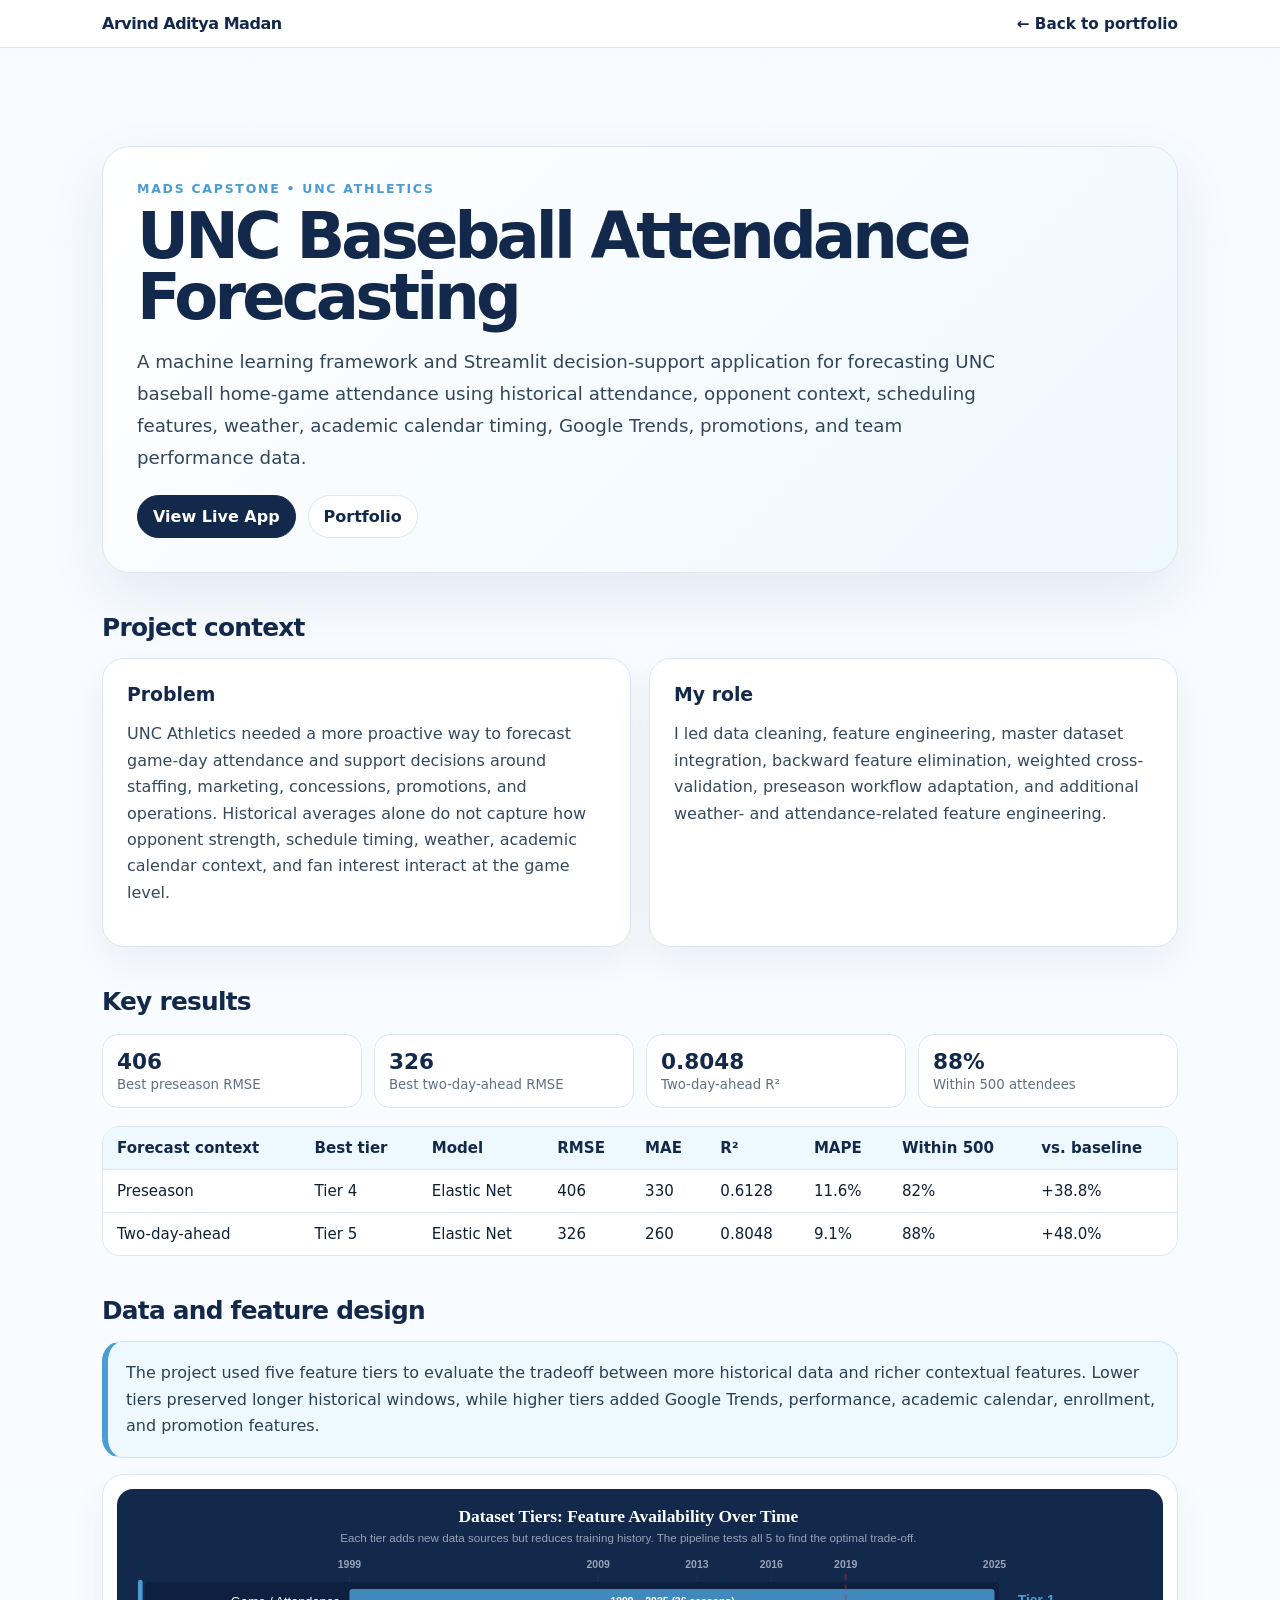
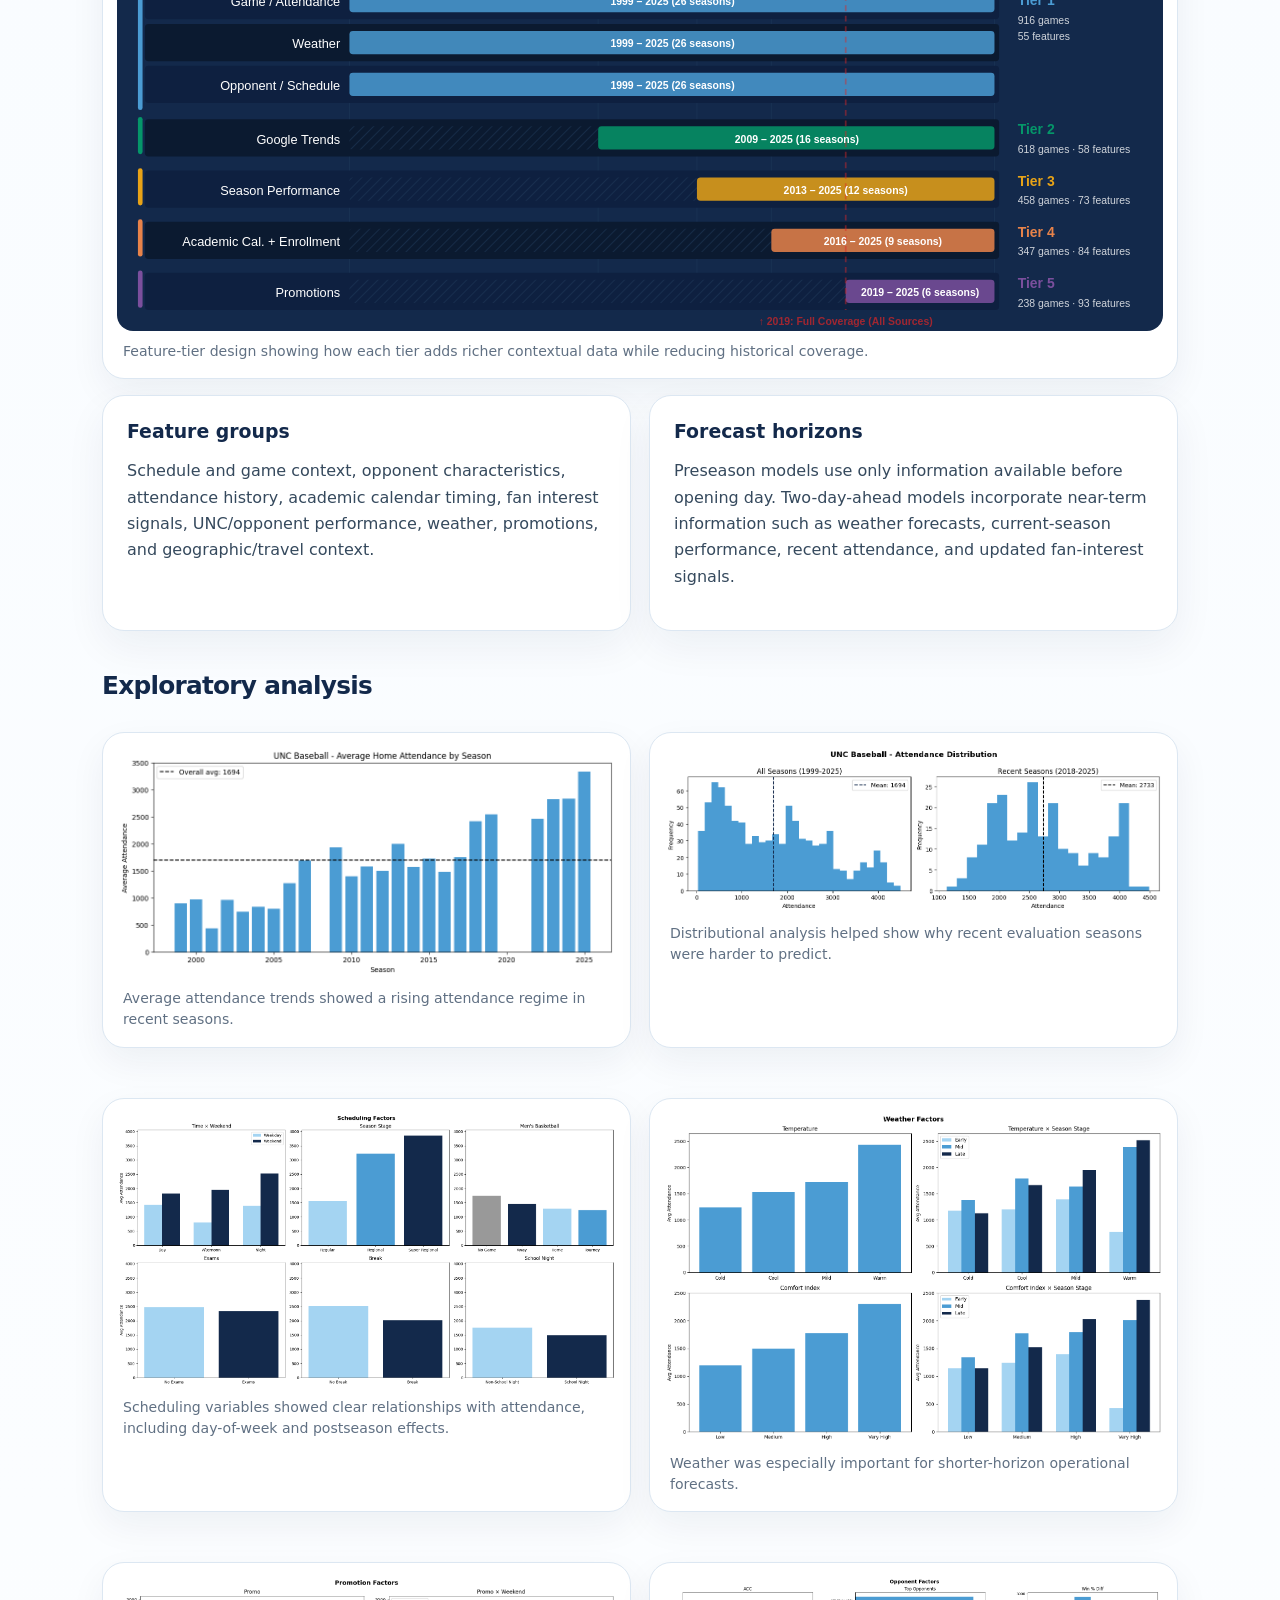
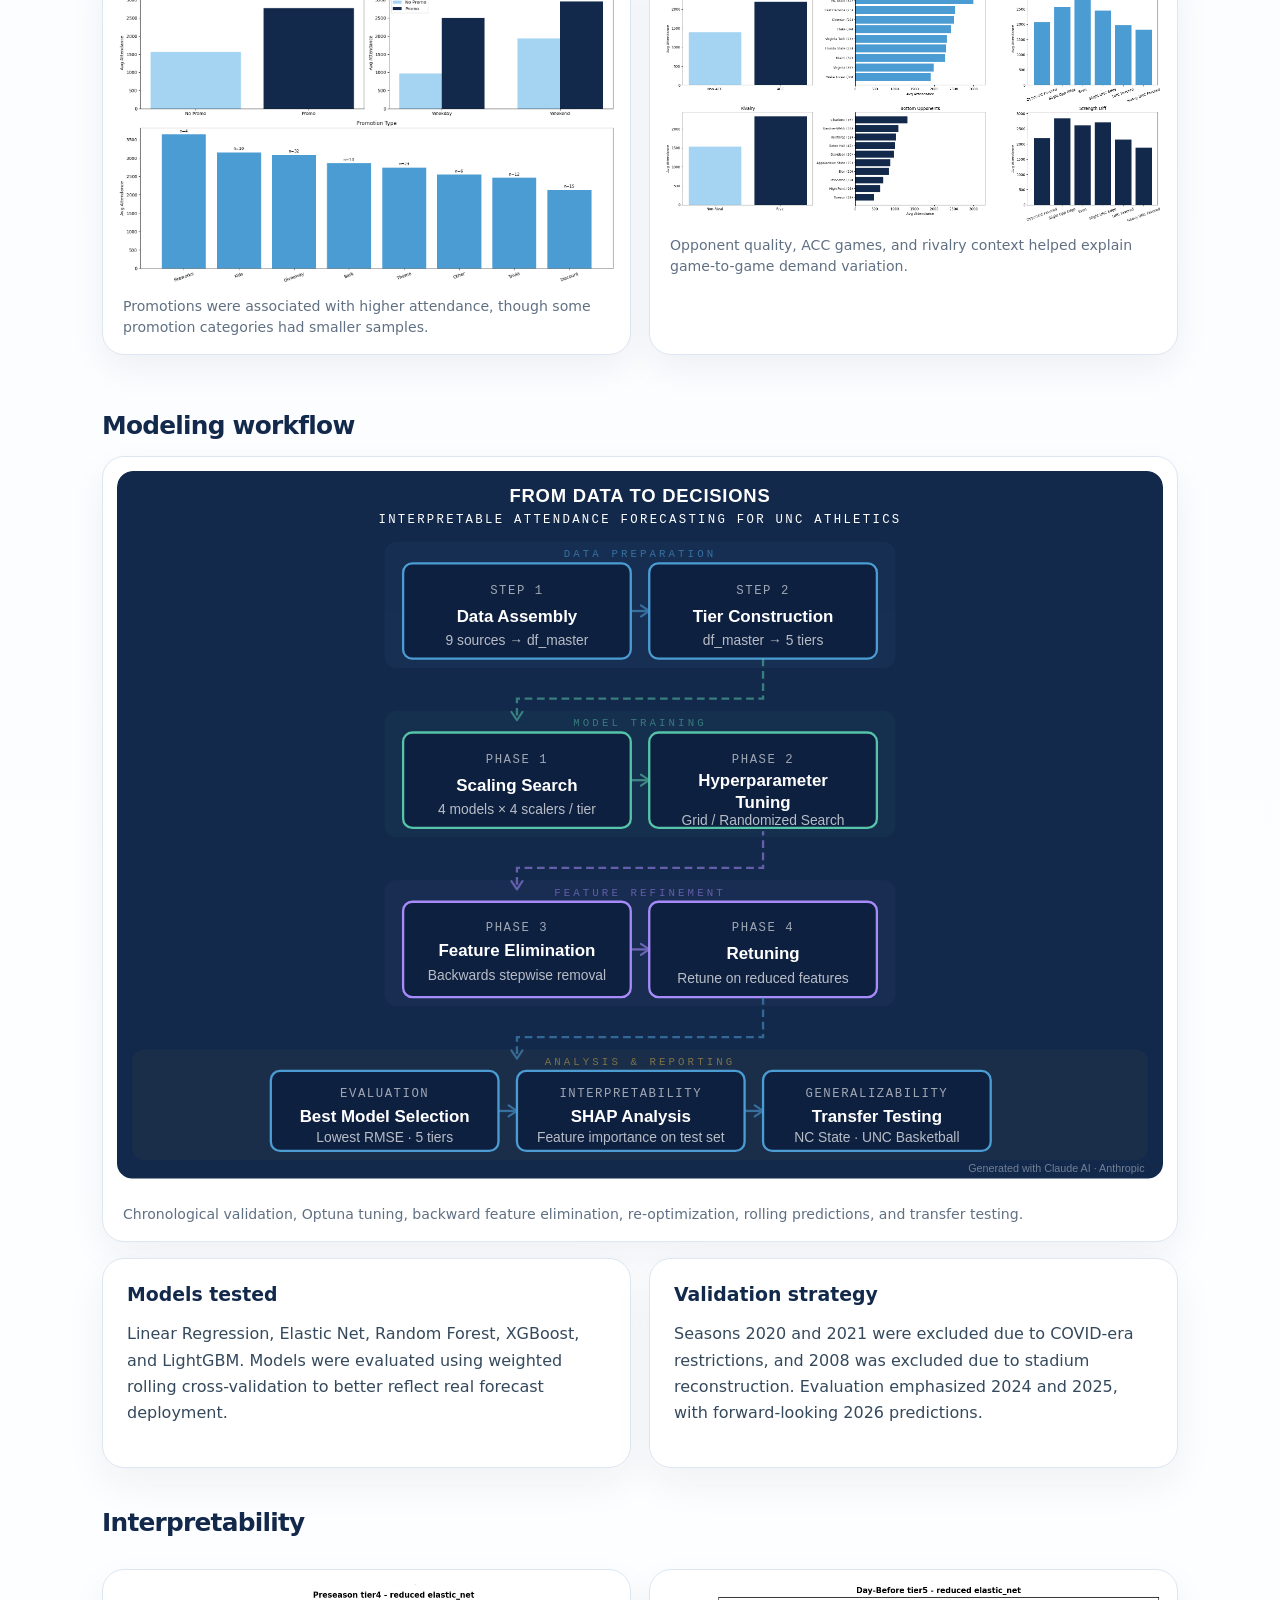
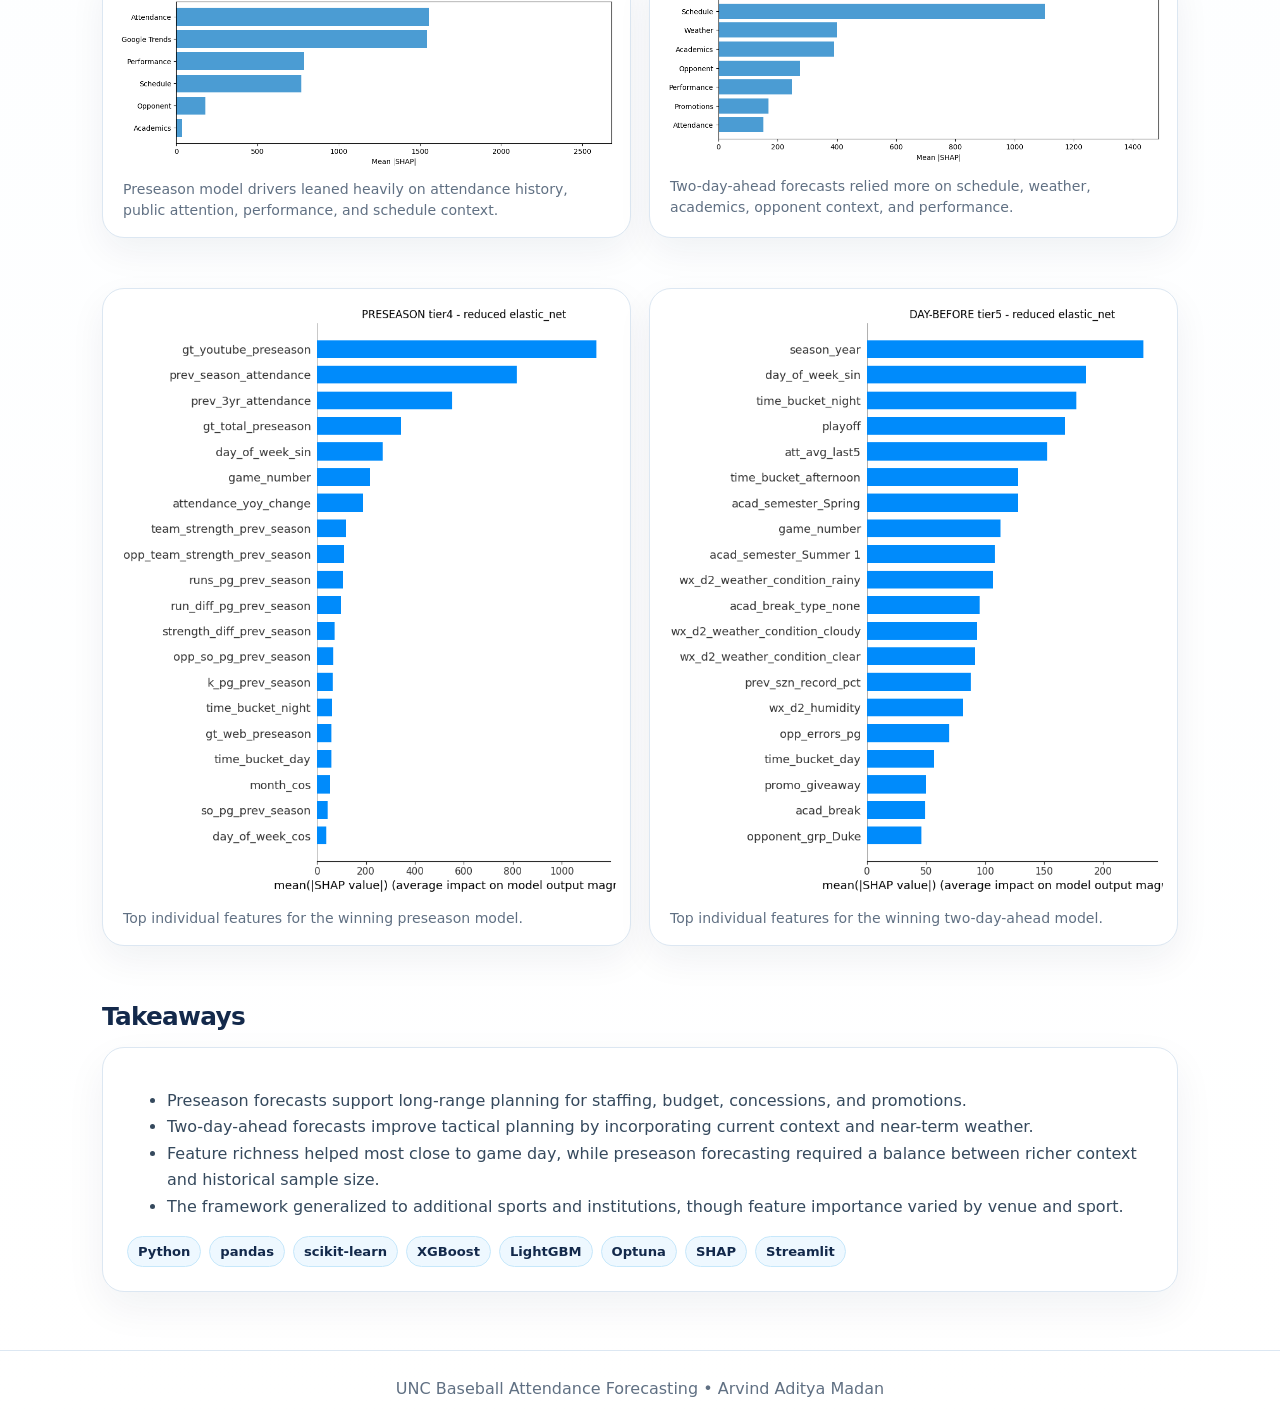
<file: reports/unc-baseball-attendance-report.html>
<!doctype html><html lang="en"><head><meta charset="utf-8"><meta name="viewport" content="width=device-width, initial-scale=1"><title>UNC Baseball Attendance Forecasting | Arvind Aditya Madan</title><style>
:root{--unc:#4B9CD3;--navy:#13294B;--ink:#102033;--muted:#607083;--bg:#f6f9fc;--card:#ffffff;--line:#dce7f2;--accent:#e9f5ff;}
*{box-sizing:border-box} body{margin:0;font-family:Inter,ui-sans-serif,system-ui,-apple-system,BlinkMacSystemFont,"Segoe UI",sans-serif;color:var(--ink);background:linear-gradient(180deg,#f7fbff,#fff);} a{color:var(--navy);text-decoration:none;font-weight:700} a:hover{color:var(--unc)}
.report-nav{position:sticky;top:0;background:rgba(255,255,255,.92);backdrop-filter:blur(10px);border-bottom:1px solid var(--line);z-index:5}.report-nav-inner{max-width:1120px;margin:0 auto;padding:14px 22px;display:flex;justify-content:space-between;gap:20px;align-items:center}.brand{font-weight:900;color:var(--navy);letter-spacing:-.03em}.back{font-size:.95rem}
.container{max-width:1120px;margin:0 auto;padding:58px 22px}.hero{padding:34px;border:1px solid var(--line);border-radius:28px;background:linear-gradient(135deg,#fff 0%,#eef8ff 100%);box-shadow:0 24px 60px rgba(19,41,75,.08)}.eyebrow{font-size:.78rem;letter-spacing:.14em;text-transform:uppercase;color:var(--unc);font-weight:900;margin-bottom:10px}.hero h1{font-size:clamp(2.2rem,5vw,4.6rem);line-height:.95;margin:0 0 18px;color:var(--navy);letter-spacing:-.06em}.lede{font-size:1.14rem;line-height:1.75;color:#32465a;max-width:860px}.buttons{display:flex;flex-wrap:wrap;gap:12px;margin-top:22px}.button{display:inline-flex;align-items:center;gap:8px;padding:11px 15px;border-radius:999px;border:1px solid var(--navy);background:var(--navy);color:#fff;font-weight:800}.button.secondary{background:#fff;color:var(--navy);border-color:var(--line)}
section{margin-top:40px}.section-title{font-size:1.55rem;letter-spacing:-.03em;color:var(--navy);margin:0 0 16px}.grid{display:grid;grid-template-columns:repeat(2,minmax(0,1fr));gap:18px}.card{background:var(--card);border:1px solid var(--line);border-radius:22px;padding:24px;box-shadow:0 16px 40px rgba(19,41,75,.06)}.card h3{margin:0 0 10px;color:var(--navy);font-size:1.18rem}.card p,.card li{line-height:1.65;color:#35495d}.metric-grid{display:grid;grid-template-columns:repeat(4,1fr);gap:12px;margin:18px 0}.metric{background:#fff;border:1px solid var(--line);border-radius:16px;padding:14px}.metric strong{display:block;color:var(--navy);font-size:1.35rem}.metric span{font-size:.83rem;color:var(--muted)}.table-wrap{overflow:auto;border:1px solid var(--line);border-radius:18px;background:#fff}table{width:100%;border-collapse:collapse;font-size:.94rem}th,td{padding:12px 14px;border-bottom:1px solid var(--line);text-align:left}th{background:#eef8ff;color:var(--navy)}tr:last-child td{border-bottom:0}.image-card{background:#fff;border:1px solid var(--line);border-radius:22px;padding:14px;margin:16px 0;box-shadow:0 14px 36px rgba(19,41,75,.06)}.image-card img{width:100%;display:block;border-radius:16px}.caption{font-size:.88rem;color:var(--muted);line-height:1.5;margin:10px 6px 2px}.callout{background:#eef8ff;border:1px solid #c7e8fb;border-left:6px solid var(--unc);border-radius:20px;padding:18px;line-height:1.65;color:#294055}.chips{display:flex;flex-wrap:wrap;gap:8px;margin-top:14px}.chip{background:#eef8ff;color:var(--navy);border:1px solid #c7e8fb;border-radius:999px;padding:7px 10px;font-size:.82rem;font-weight:800}.footer{border-top:1px solid var(--line);padding:28px 22px;text-align:center;color:var(--muted)}
@media(max-width:760px){.grid,.metric-grid{grid-template-columns:1fr}.report-nav-inner{align-items:flex-start;flex-direction:column}.hero{padding:24px}.container{padding-top:32px}}
</style></head><body>
<nav class="report-nav"><div class="report-nav-inner"><a class="brand" href="../index.html">Arvind Aditya Madan</a><a class="back" href="../index.html#projects">← Back to portfolio</a></div></nav>
<main class="container">
  <section class="hero"><div class="eyebrow">MADS Capstone • UNC Athletics</div><h1>UNC Baseball Attendance Forecasting</h1><p class="lede">A machine learning framework and Streamlit decision-support application for forecasting UNC baseball home-game attendance using historical attendance, opponent context, scheduling features, weather, academic calendar timing, Google Trends, promotions, and team performance data.</p><div class="buttons"><a class="button" href="https://unc-baseball-attendance-forecasting.streamlit.app/" target="_blank" rel="noopener">View Live App</a><a class="button secondary" href="../index.html#projects">Portfolio</a></div></section>
  <section><h2 class="section-title">Project context</h2><div class="grid"><div class="card"><h3>Problem</h3><p>UNC Athletics needed a more proactive way to forecast game-day attendance and support decisions around staffing, marketing, concessions, promotions, and operations. Historical averages alone do not capture how opponent strength, schedule timing, weather, academic calendar context, and fan interest interact at the game level.</p></div><div class="card"><h3>My role</h3><p>I led data cleaning, feature engineering, master dataset integration, backward feature elimination, weighted cross-validation, preseason workflow adaptation, and additional weather- and attendance-related feature engineering.</p></div></div></section>
  <section><h2 class="section-title">Key results</h2><div class="metric-grid"><div class="metric"><strong>406</strong><span>Best preseason RMSE</span></div><div class="metric"><strong>326</strong><span>Best two-day-ahead RMSE</span></div><div class="metric"><strong>0.8048</strong><span>Two-day-ahead R²</span></div><div class="metric"><strong>88%</strong><span>Within 500 attendees</span></div></div><div class="table-wrap"><table><thead><tr><th>Forecast context</th><th>Best tier</th><th>Model</th><th>RMSE</th><th>MAE</th><th>R²</th><th>MAPE</th><th>Within 500</th><th>vs. baseline</th></tr></thead><tbody><tr><td>Preseason</td><td>Tier 4</td><td>Elastic Net</td><td>406</td><td>330</td><td>0.6128</td><td>11.6%</td><td>82%</td><td>+38.8%</td></tr><tr><td>Two-day-ahead</td><td>Tier 5</td><td>Elastic Net</td><td>326</td><td>260</td><td>0.8048</td><td>9.1%</td><td>88%</td><td>+48.0%</td></tr></tbody></table></div></section>
  <section><h2 class="section-title">Data and feature design</h2><p class="callout">The project used five feature tiers to evaluate the tradeoff between more historical data and richer contextual features. Lower tiers preserved longer historical windows, while higher tiers added Google Trends, performance, academic calendar, enrollment, and promotion features.</p><div class="image-card"><img src="../assets/unc/tiers_visualization.svg" alt="Feature tier visualization"><div class="caption">Feature-tier design showing how each tier adds richer contextual data while reducing historical coverage.</div></div><div class="grid"><div class="card"><h3>Feature groups</h3><p>Schedule and game context, opponent characteristics, attendance history, academic calendar timing, fan interest signals, UNC/opponent performance, weather, promotions, and geographic/travel context.</p></div><div class="card"><h3>Forecast horizons</h3><p>Preseason models use only information available before opening day. Two-day-ahead models incorporate near-term information such as weather forecasts, current-season performance, recent attendance, and updated fan-interest signals.</p></div></div></section>
  <section><h2 class="section-title">Exploratory analysis</h2><div class="grid"><div class="image-card"><img src="../assets/unc/average_home_attendance.png" alt="Average home attendance"><div class="caption">Average attendance trends showed a rising attendance regime in recent seasons.</div></div><div class="image-card"><img src="../assets/unc/attendance_distribution.png" alt="Attendance distribution"><div class="caption">Distributional analysis helped show why recent evaluation seasons were harder to predict.</div></div><div class="image-card"><img src="../assets/unc/scheduling_factors.png" alt="Scheduling factors"><div class="caption">Scheduling variables showed clear relationships with attendance, including day-of-week and postseason effects.</div></div><div class="image-card"><img src="../assets/unc/weather_factors.png" alt="Weather factors"><div class="caption">Weather was especially important for shorter-horizon operational forecasts.</div></div><div class="image-card"><img src="../assets/unc/promotion_factors.png" alt="Promotion factors"><div class="caption">Promotions were associated with higher attendance, though some promotion categories had smaller samples.</div></div><div class="image-card"><img src="../assets/unc/opponent_factors.png" alt="Opponent factors"><div class="caption">Opponent quality, ACC games, and rivalry context helped explain game-to-game demand variation.</div></div></div></section>
  <section><h2 class="section-title">Modeling workflow</h2><div class="image-card"><img src="../assets/unc/pipeline_flow.svg" alt="Modeling pipeline diagram"><div class="caption">Chronological validation, Optuna tuning, backward feature elimination, re-optimization, rolling predictions, and transfer testing.</div></div><div class="grid"><div class="card"><h3>Models tested</h3><p>Linear Regression, Elastic Net, Random Forest, XGBoost, and LightGBM. Models were evaluated using weighted rolling cross-validation to better reflect real forecast deployment.</p></div><div class="card"><h3>Validation strategy</h3><p>Seasons 2020 and 2021 were excluded due to COVID-era restrictions, and 2008 was excluded due to stadium reconstruction. Evaluation emphasized 2024 and 2025, with forward-looking 2026 predictions.</p></div></div></section>
  <section><h2 class="section-title">Interpretability</h2><div class="grid"><div class="image-card"><img src="../assets/unc/group_importance_preseason.png" alt="Preseason group importance"><div class="caption">Preseason model drivers leaned heavily on attendance history, public attention, performance, and schedule context.</div></div><div class="image-card"><img src="../assets/unc/group_importance_two_day.png" alt="Two-day-ahead group importance"><div class="caption">Two-day-ahead forecasts relied more on schedule, weather, academics, opponent context, and performance.</div></div><div class="image-card"><img src="../assets/unc/top_features_preseason.png" alt="Top preseason features"><div class="caption">Top individual features for the winning preseason model.</div></div><div class="image-card"><img src="../assets/unc/top_features_two_day.png" alt="Top two-day-ahead features"><div class="caption">Top individual features for the winning two-day-ahead model.</div></div></div></section>
  <section><h2 class="section-title">Takeaways</h2><div class="card"><ul><li>Preseason forecasts support long-range planning for staffing, budget, concessions, and promotions.</li><li>Two-day-ahead forecasts improve tactical planning by incorporating current context and near-term weather.</li><li>Feature richness helped most close to game day, while preseason forecasting required a balance between richer context and historical sample size.</li><li>The framework generalized to additional sports and institutions, though feature importance varied by venue and sport.</li></ul><div class="chips"><span class="chip">Python</span><span class="chip">pandas</span><span class="chip">scikit-learn</span><span class="chip">XGBoost</span><span class="chip">LightGBM</span><span class="chip">Optuna</span><span class="chip">SHAP</span><span class="chip">Streamlit</span></div></div></section>
</main><footer class="footer">UNC Baseball Attendance Forecasting • Arvind Aditya Madan</footer></body></html>
</file>
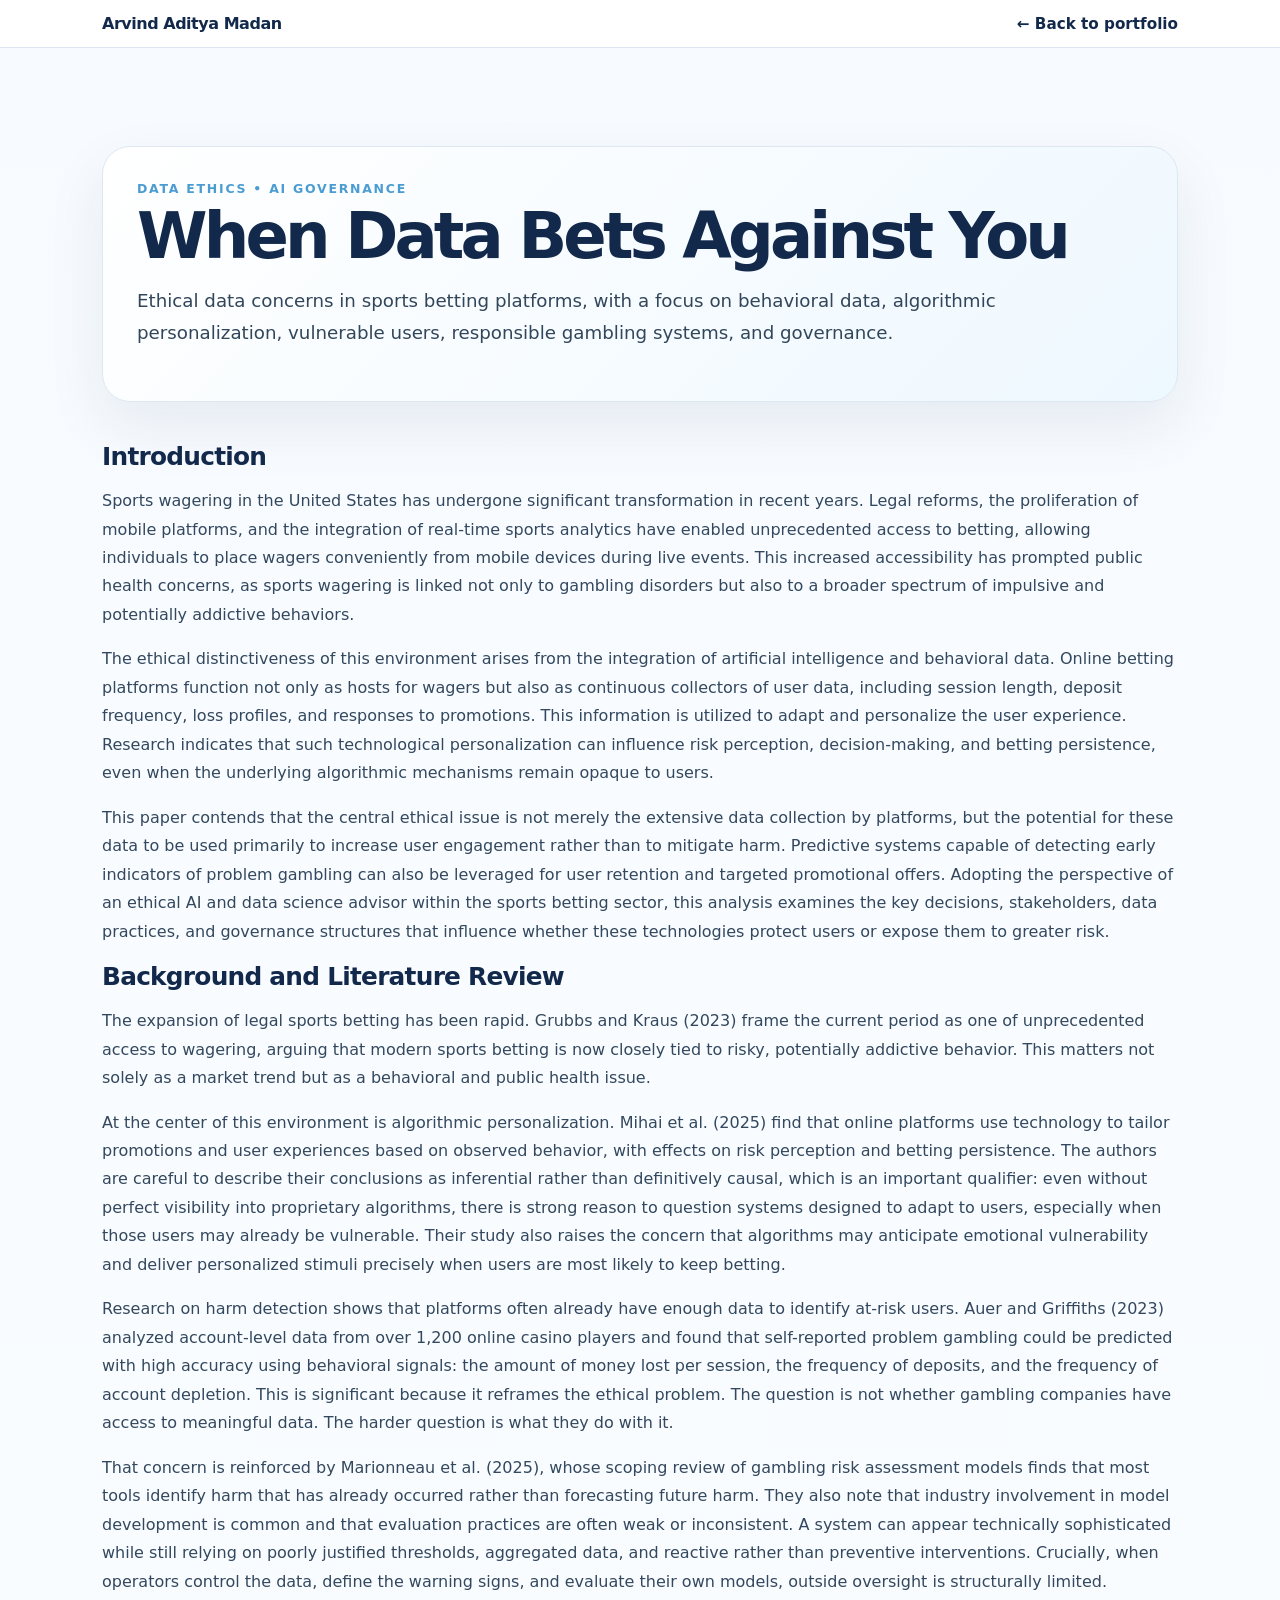
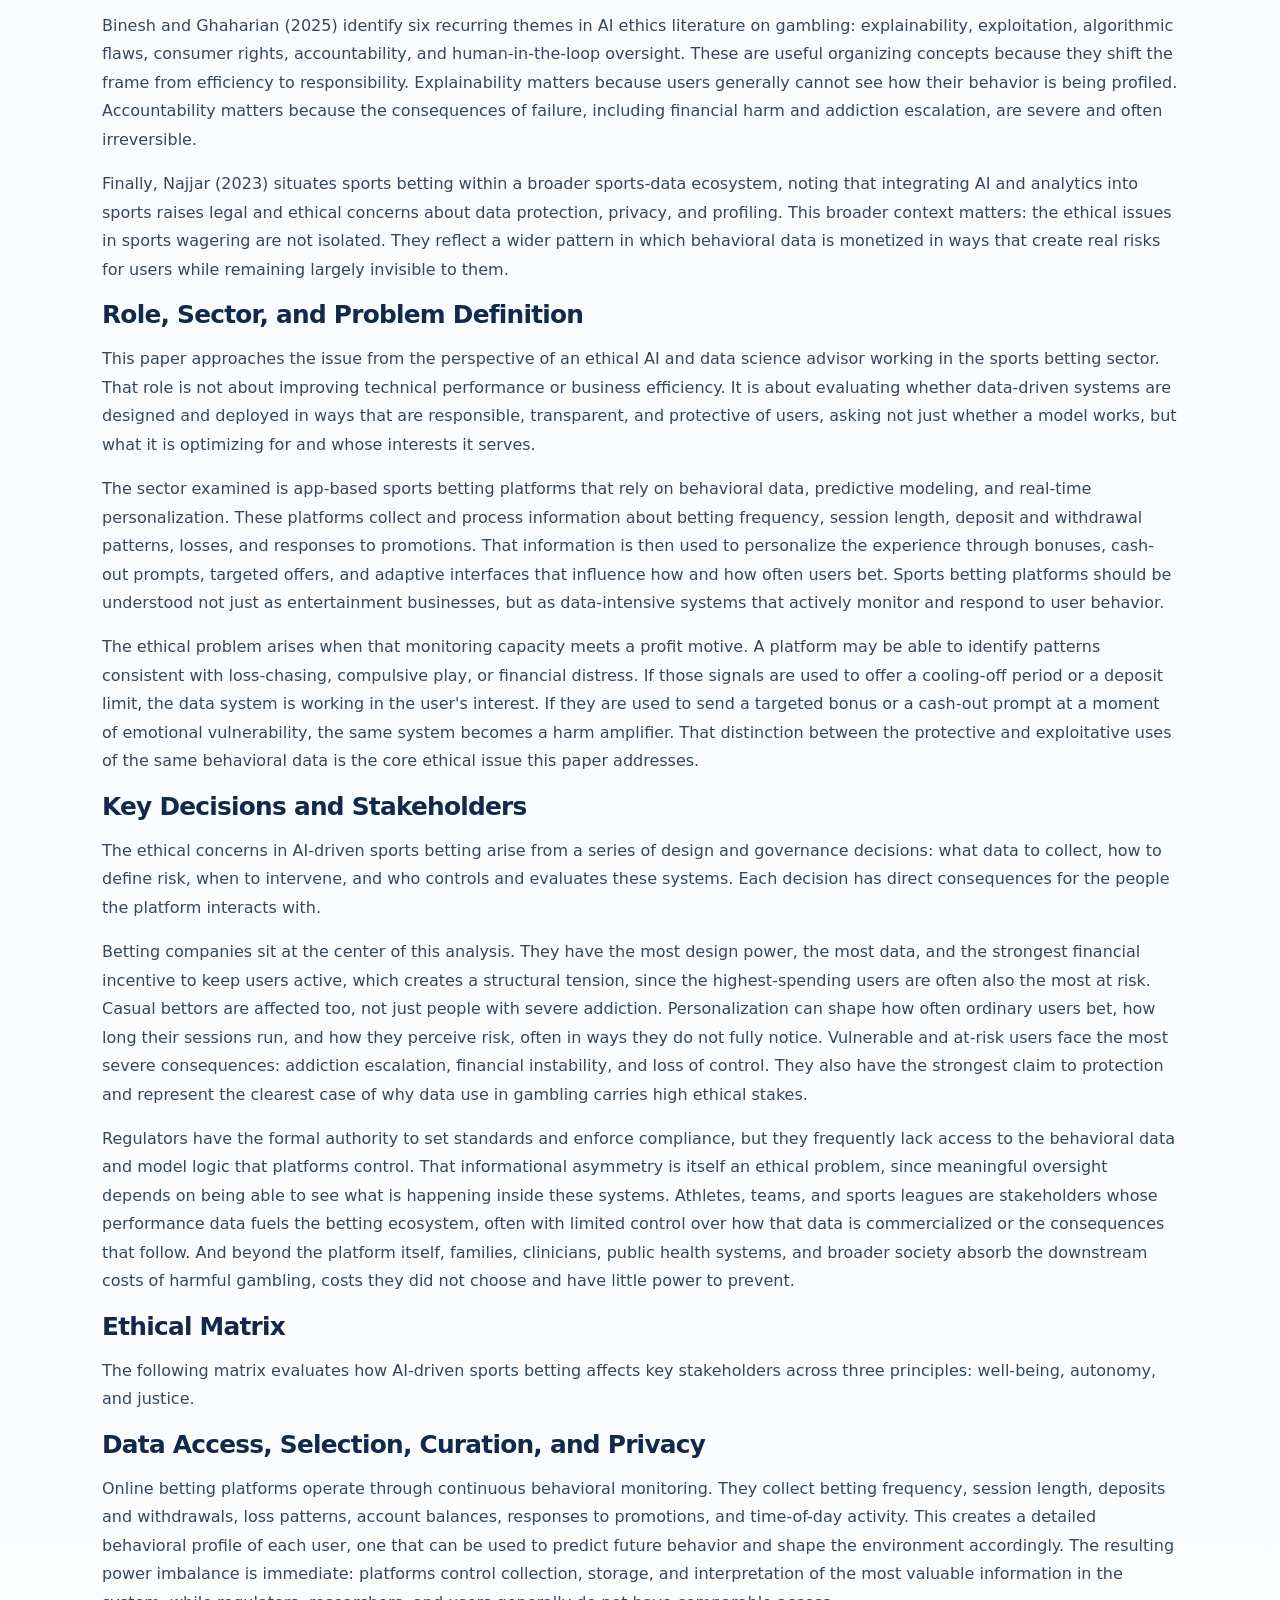
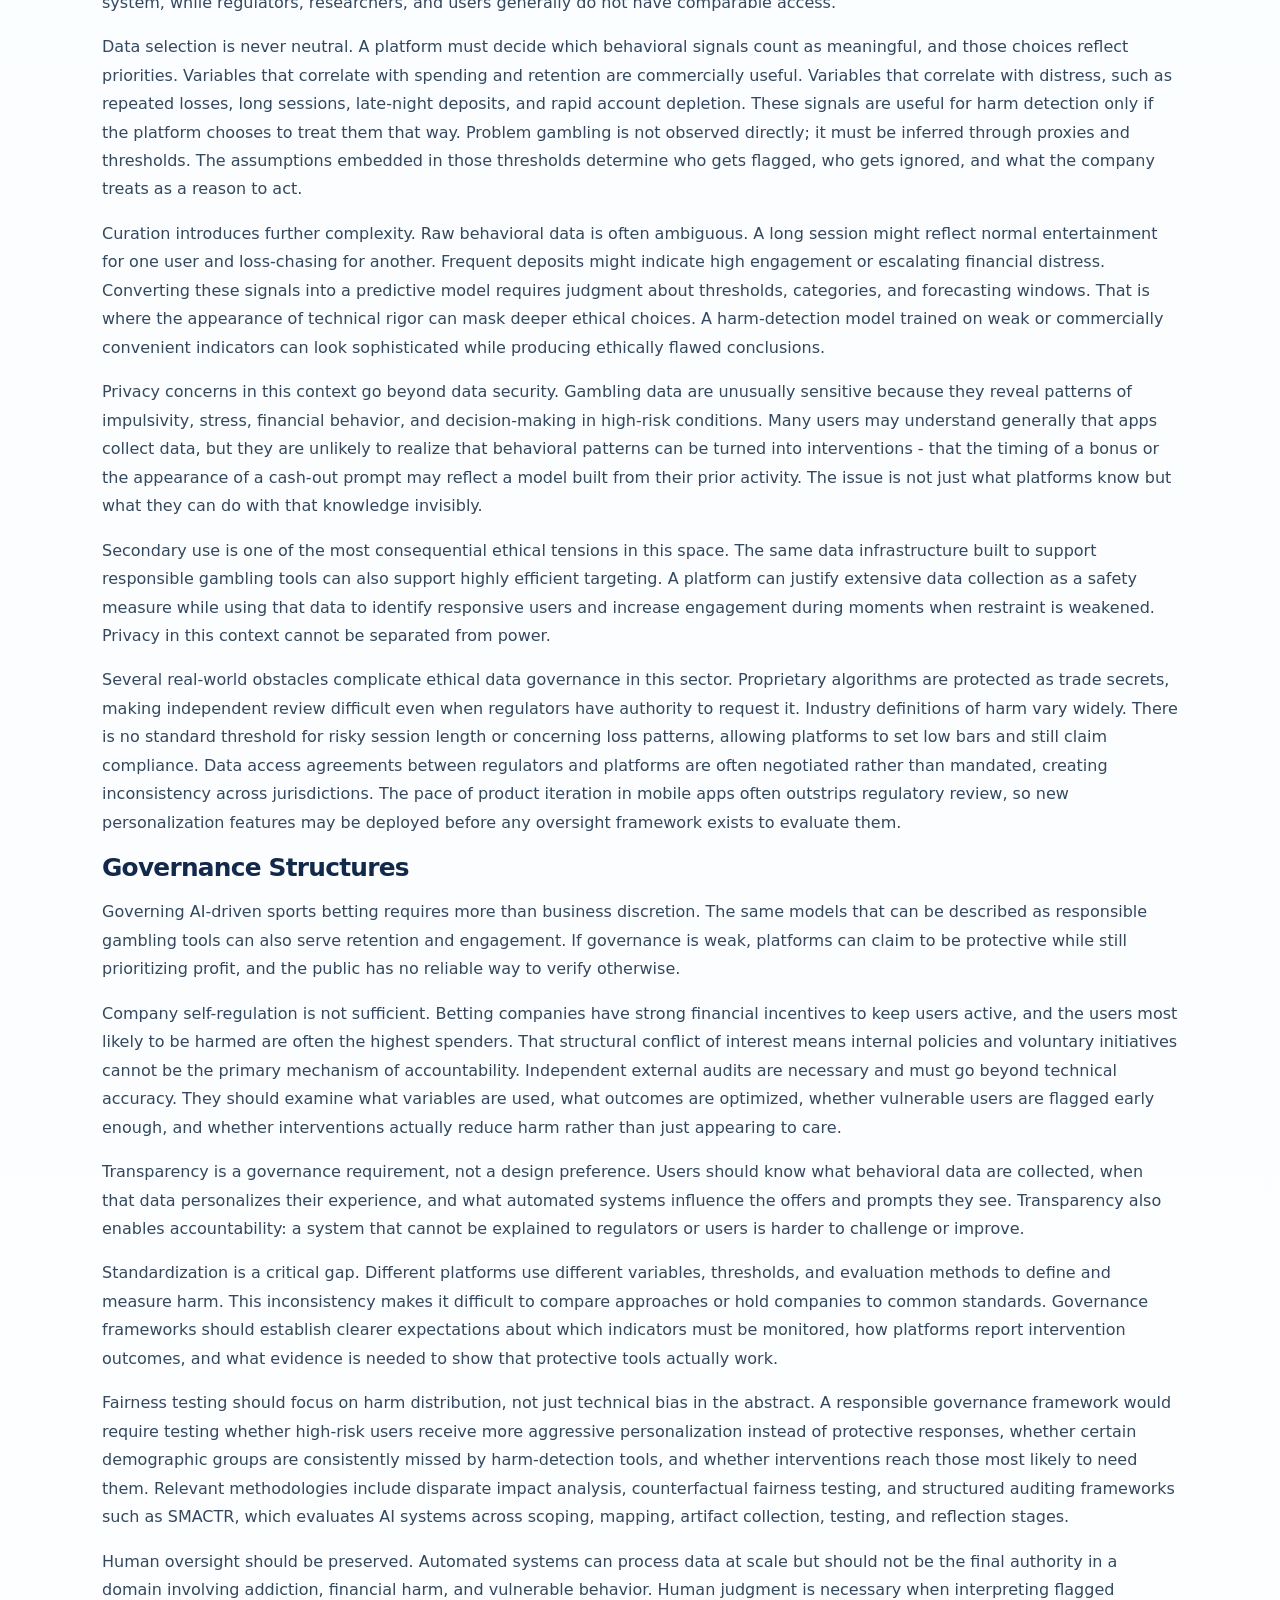
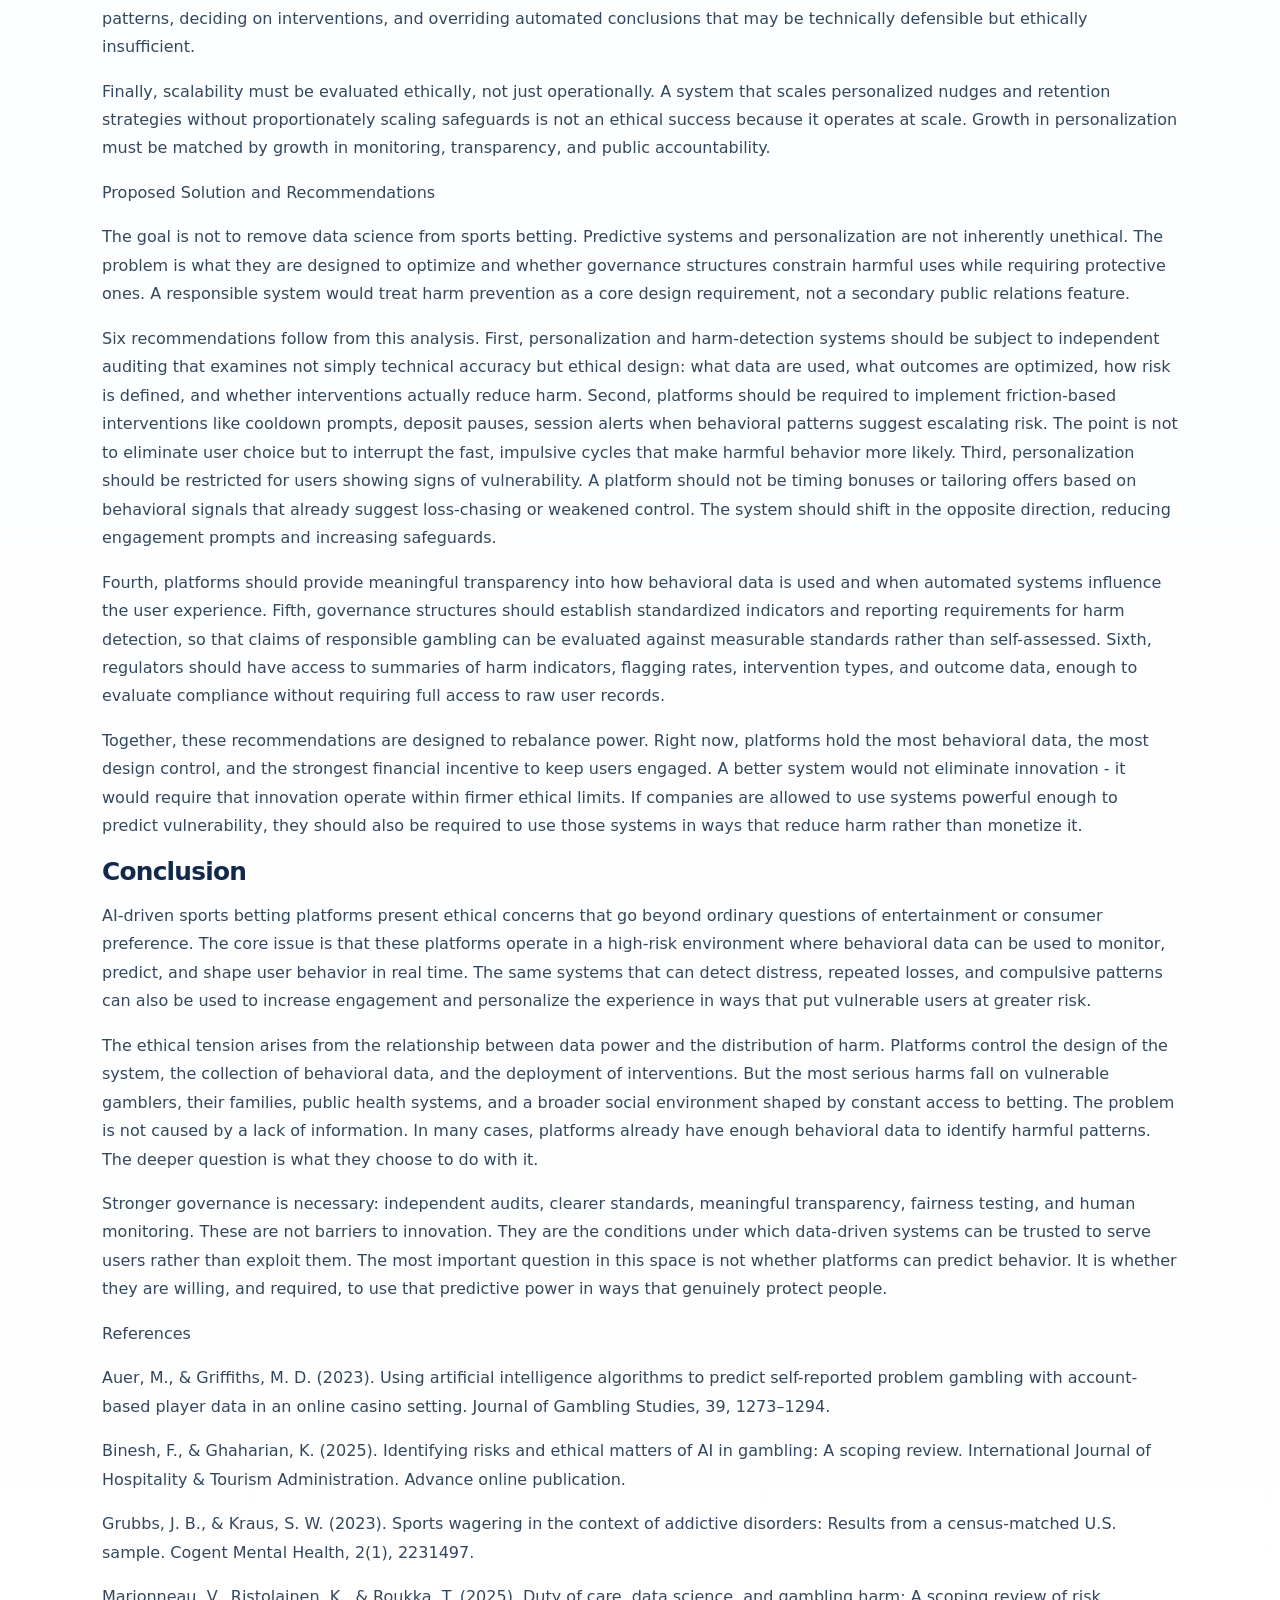
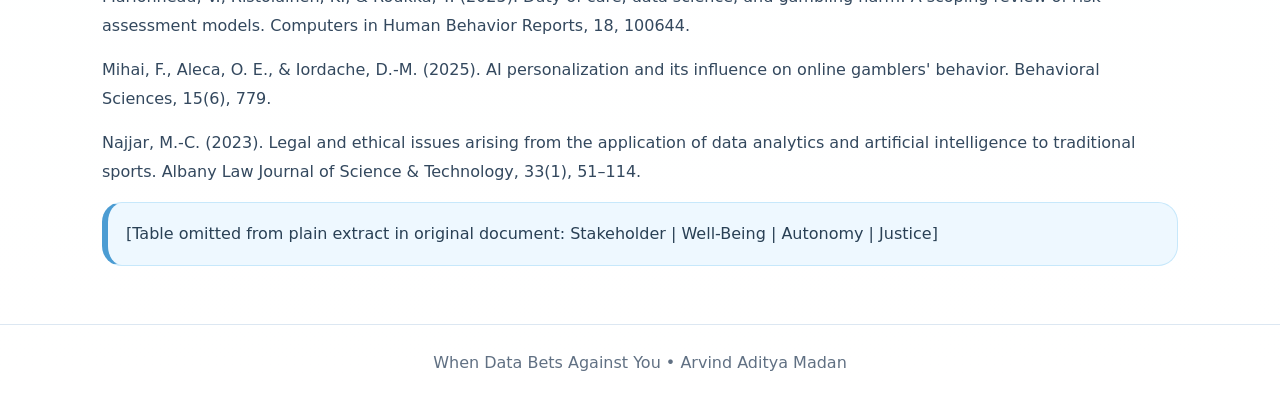
<file: reports/when-data-bets-against-you.html>
<!doctype html><html lang="en"><head><meta charset="utf-8"><meta name="viewport" content="width=device-width, initial-scale=1"><title>When Data Bets Against You | Arvind Aditya Madan</title><style>
:root{--unc:#4B9CD3;--navy:#13294B;--ink:#102033;--muted:#607083;--bg:#f6f9fc;--card:#ffffff;--line:#dce7f2;--accent:#e9f5ff;}
*{box-sizing:border-box} body{margin:0;font-family:Inter,ui-sans-serif,system-ui,-apple-system,BlinkMacSystemFont,"Segoe UI",sans-serif;color:var(--ink);background:linear-gradient(180deg,#f7fbff,#fff);} a{color:var(--navy);text-decoration:none;font-weight:700} a:hover{color:var(--unc)}
.report-nav{position:sticky;top:0;background:rgba(255,255,255,.92);backdrop-filter:blur(10px);border-bottom:1px solid var(--line);z-index:5}.report-nav-inner{max-width:1120px;margin:0 auto;padding:14px 22px;display:flex;justify-content:space-between;gap:20px;align-items:center}.brand{font-weight:900;color:var(--navy);letter-spacing:-.03em}.back{font-size:.95rem}
.container{max-width:1120px;margin:0 auto;padding:58px 22px}.hero{padding:34px;border:1px solid var(--line);border-radius:28px;background:linear-gradient(135deg,#fff 0%,#eef8ff 100%);box-shadow:0 24px 60px rgba(19,41,75,.08)}.eyebrow{font-size:.78rem;letter-spacing:.14em;text-transform:uppercase;color:var(--unc);font-weight:900;margin-bottom:10px}.hero h1{font-size:clamp(2.2rem,5vw,4.6rem);line-height:.95;margin:0 0 18px;color:var(--navy);letter-spacing:-.06em}.lede{font-size:1.14rem;line-height:1.75;color:#32465a;max-width:860px}.buttons{display:flex;flex-wrap:wrap;gap:12px;margin-top:22px}.button{display:inline-flex;align-items:center;gap:8px;padding:11px 15px;border-radius:999px;border:1px solid var(--navy);background:var(--navy);color:#fff;font-weight:800}.button.secondary{background:#fff;color:var(--navy);border-color:var(--line)}
section{margin-top:40px}.section-title{font-size:1.55rem;letter-spacing:-.03em;color:var(--navy);margin:0 0 16px}.grid{display:grid;grid-template-columns:repeat(2,minmax(0,1fr));gap:18px}.card{background:var(--card);border:1px solid var(--line);border-radius:22px;padding:24px;box-shadow:0 16px 40px rgba(19,41,75,.06)}.card h3{margin:0 0 10px;color:var(--navy);font-size:1.18rem}.card p,.card li{line-height:1.65;color:#35495d}.metric-grid{display:grid;grid-template-columns:repeat(4,1fr);gap:12px;margin:18px 0}.metric{background:#fff;border:1px solid var(--line);border-radius:16px;padding:14px}.metric strong{display:block;color:var(--navy);font-size:1.35rem}.metric span{font-size:.83rem;color:var(--muted)}.table-wrap{overflow:auto;border:1px solid var(--line);border-radius:18px;background:#fff}table{width:100%;border-collapse:collapse;font-size:.94rem}th,td{padding:12px 14px;border-bottom:1px solid var(--line);text-align:left}th{background:#eef8ff;color:var(--navy)}tr:last-child td{border-bottom:0}.image-card{background:#fff;border:1px solid var(--line);border-radius:22px;padding:14px;margin:16px 0;box-shadow:0 14px 36px rgba(19,41,75,.06)}.image-card img{width:100%;display:block;border-radius:16px}.caption{font-size:.88rem;color:var(--muted);line-height:1.5;margin:10px 6px 2px}.callout{background:#eef8ff;border:1px solid #c7e8fb;border-left:6px solid var(--unc);border-radius:20px;padding:18px;line-height:1.65;color:#294055}.chips{display:flex;flex-wrap:wrap;gap:8px;margin-top:14px}.chip{background:#eef8ff;color:var(--navy);border:1px solid #c7e8fb;border-radius:999px;padding:7px 10px;font-size:.82rem;font-weight:800}.footer{border-top:1px solid var(--line);padding:28px 22px;text-align:center;color:var(--muted)}
@media(max-width:760px){.grid,.metric-grid{grid-template-columns:1fr}.report-nav-inner{align-items:flex-start;flex-direction:column}.hero{padding:24px}.container{padding-top:32px}}
</style></head><body>
<nav class="report-nav"><div class="report-nav-inner"><a class="brand" href="../index.html">Arvind Aditya Madan</a><a class="back" href="../index.html#projects">← Back to portfolio</a></div></nav>
<main class="container"><section class="hero"><div class="eyebrow">Data Ethics • AI Governance</div><h1>When Data Bets Against You</h1><p class="lede">Ethical data concerns in sports betting platforms, with a focus on behavioral data, algorithmic personalization, vulnerable users, responsible gambling systems, and governance.</p></section><section><h2 class="section-title">Introduction</h2><p style="line-height:1.78;color:#33485e">Sports wagering in the United States has undergone significant transformation in recent years. Legal reforms, the proliferation of mobile platforms, and the integration of real-time sports analytics have enabled unprecedented access to betting, allowing individuals to place wagers conveniently from mobile devices during live events. This increased accessibility has prompted public health concerns, as sports wagering is linked not only to gambling disorders but also to a broader spectrum of impulsive and potentially addictive behaviors.</p><p style="line-height:1.78;color:#33485e">The ethical distinctiveness of this environment arises from the integration of artificial intelligence and behavioral data. Online betting platforms function not only as hosts for wagers but also as continuous collectors of user data, including session length, deposit frequency, loss profiles, and responses to promotions. This information is utilized to adapt and personalize the user experience. Research indicates that such technological personalization can influence risk perception, decision-making, and betting persistence, even when the underlying algorithmic mechanisms remain opaque to users.</p><p style="line-height:1.78;color:#33485e">This paper contends that the central ethical issue is not merely the extensive data collection by platforms, but the potential for these data to be used primarily to increase user engagement rather than to mitigate harm. Predictive systems capable of detecting early indicators of problem gambling can also be leveraged for user retention and targeted promotional offers. Adopting the perspective of an ethical AI and data science advisor within the sports betting sector, this analysis examines the key decisions, stakeholders, data practices, and governance structures that influence whether these technologies protect users or expose them to greater risk.</p><h2 class="section-title">Background and Literature Review</h2><p style="line-height:1.78;color:#33485e">The expansion of legal sports betting has been rapid. Grubbs and Kraus (2023) frame the current period as one of unprecedented access to wagering, arguing that modern sports betting is now closely tied to risky, potentially addictive behavior. This matters not solely as a market trend but as a behavioral and public health issue.</p><p style="line-height:1.78;color:#33485e">At the center of this environment is algorithmic personalization. Mihai et al. (2025) find that online platforms use technology to tailor promotions and user experiences based on observed behavior, with effects on risk perception and betting persistence. The authors are careful to describe their conclusions as inferential rather than definitively causal, which is an important qualifier: even without perfect visibility into proprietary algorithms, there is strong reason to question systems designed to adapt to users, especially when those users may already be vulnerable. Their study also raises the concern that algorithms may anticipate emotional vulnerability and deliver personalized stimuli precisely when users are most likely to keep betting.</p><p style="line-height:1.78;color:#33485e">Research on harm detection shows that platforms often already have enough data to identify at-risk users. Auer and Griffiths (2023) analyzed account-level data from over 1,200 online casino players and found that self-reported problem gambling could be predicted with high accuracy using behavioral signals: the amount of money lost per session, the frequency of deposits, and the frequency of account depletion. This is significant because it reframes the ethical problem. The question is not whether gambling companies have access to meaningful data. The harder question is what they do with it.</p><p style="line-height:1.78;color:#33485e">That concern is reinforced by Marionneau et al. (2025), whose scoping review of gambling risk assessment models finds that most tools identify harm that has already occurred rather than forecasting future harm. They also note that industry involvement in model development is common and that evaluation practices are often weak or inconsistent. A system can appear technically sophisticated while still relying on poorly justified thresholds, aggregated data, and reactive rather than preventive interventions. Crucially, when operators control the data, define the warning signs, and evaluate their own models, outside oversight is structurally limited.</p><p style="line-height:1.78;color:#33485e">Binesh and Ghaharian (2025) identify six recurring themes in AI ethics literature on gambling: explainability, exploitation, algorithmic flaws, consumer rights, accountability, and human-in-the-loop oversight. These are useful organizing concepts because they shift the frame from efficiency to responsibility. Explainability matters because users generally cannot see how their behavior is being profiled. Accountability matters because the consequences of failure, including financial harm and addiction escalation, are severe and often irreversible.</p><p style="line-height:1.78;color:#33485e">Finally, Najjar (2023) situates sports betting within a broader sports-data ecosystem, noting that integrating AI and analytics into sports raises legal and ethical concerns about data protection, privacy, and profiling. This broader context matters: the ethical issues in sports wagering are not isolated. They reflect a wider pattern in which behavioral data is monetized in ways that create real risks for users while remaining largely invisible to them.</p><h2 class="section-title">Role, Sector, and Problem Definition</h2><p style="line-height:1.78;color:#33485e">This paper approaches the issue from the perspective of an ethical AI and data science advisor working in the sports betting sector. That role is not about improving technical performance or business efficiency. It is about evaluating whether data-driven systems are designed and deployed in ways that are responsible, transparent, and protective of users, asking not just whether a model works, but what it is optimizing for and whose interests it serves.</p><p style="line-height:1.78;color:#33485e">The sector examined is app-based sports betting platforms that rely on behavioral data, predictive modeling, and real-time personalization. These platforms collect and process information about betting frequency, session length, deposit and withdrawal patterns, losses, and responses to promotions. That information is then used to personalize the experience through bonuses, cash-out prompts, targeted offers, and adaptive interfaces that influence how and how often users bet. Sports betting platforms should be understood not just as entertainment businesses, but as data-intensive systems that actively monitor and respond to user behavior.</p><p style="line-height:1.78;color:#33485e">The ethical problem arises when that monitoring capacity meets a profit motive. A platform may be able to identify patterns consistent with loss-chasing, compulsive play, or financial distress. If those signals are used to offer a cooling-off period or a deposit limit, the data system is working in the user&#x27;s interest. If they are used to send a targeted bonus or a cash-out prompt at a moment of emotional vulnerability, the same system becomes a harm amplifier. That distinction between the protective and exploitative uses of the same behavioral data is the core ethical issue this paper addresses.</p><h2 class="section-title">Key Decisions and Stakeholders</h2><p style="line-height:1.78;color:#33485e">The ethical concerns in AI-driven sports betting arise from a series of design and governance decisions: what data to collect, how to define risk, when to intervene, and who controls and evaluates these systems. Each decision has direct consequences for the people the platform interacts with.</p><p style="line-height:1.78;color:#33485e">Betting companies sit at the center of this analysis. They have the most design power, the most data, and the strongest financial incentive to keep users active, which creates a structural tension, since the highest-spending users are often also the most at risk. Casual bettors are affected too, not just people with severe addiction. Personalization can shape how often ordinary users bet, how long their sessions run, and how they perceive risk, often in ways they do not fully notice. Vulnerable and at-risk users face the most severe consequences: addiction escalation, financial instability, and loss of control. They also have the strongest claim to protection and represent the clearest case of why data use in gambling carries high ethical stakes.</p><p style="line-height:1.78;color:#33485e">Regulators have the formal authority to set standards and enforce compliance, but they frequently lack access to the behavioral data and model logic that platforms control. That informational asymmetry is itself an ethical problem, since meaningful oversight depends on being able to see what is happening inside these systems. Athletes, teams, and sports leagues are stakeholders whose performance data fuels the betting ecosystem, often with limited control over how that data is commercialized or the consequences that follow. And beyond the platform itself, families, clinicians, public health systems, and broader society absorb the downstream costs of harmful gambling, costs they did not choose and have little power to prevent.</p><h2 class="section-title">Ethical Matrix</h2><p style="line-height:1.78;color:#33485e">The following matrix evaluates how AI-driven sports betting affects key stakeholders across three principles: well-being, autonomy, and justice.</p><h2 class="section-title">Data Access, Selection, Curation, and Privacy</h2><p style="line-height:1.78;color:#33485e">Online betting platforms operate through continuous behavioral monitoring. They collect betting frequency, session length, deposits and withdrawals, loss patterns, account balances, responses to promotions, and time-of-day activity. This creates a detailed behavioral profile of each user, one that can be used to predict future behavior and shape the environment accordingly. The resulting power imbalance is immediate: platforms control collection, storage, and interpretation of the most valuable information in the system, while regulators, researchers, and users generally do not have comparable access.</p><p style="line-height:1.78;color:#33485e">Data selection is never neutral. A platform must decide which behavioral signals count as meaningful, and those choices reflect priorities. Variables that correlate with spending and retention are commercially useful. Variables that correlate with distress, such as repeated losses, long sessions, late-night deposits, and rapid account depletion. These signals are useful for harm detection only if the platform chooses to treat them that way. Problem gambling is not observed directly; it must be inferred through proxies and thresholds. The assumptions embedded in those thresholds determine who gets flagged, who gets ignored, and what the company treats as a reason to act.</p><p style="line-height:1.78;color:#33485e">Curation introduces further complexity. Raw behavioral data is often ambiguous. A long session might reflect normal entertainment for one user and loss-chasing for another. Frequent deposits might indicate high engagement or escalating financial distress. Converting these signals into a predictive model requires judgment about thresholds, categories, and forecasting windows. That is where the appearance of technical rigor can mask deeper ethical choices. A harm-detection model trained on weak or commercially convenient indicators can look sophisticated while producing ethically flawed conclusions.</p><p style="line-height:1.78;color:#33485e">Privacy concerns in this context go beyond data security. Gambling data are unusually sensitive because they reveal patterns of impulsivity, stress, financial behavior, and decision-making in high-risk conditions. Many users may understand generally that apps collect data, but they are unlikely to realize that behavioral patterns can be turned into interventions - that the timing of a bonus or the appearance of a cash-out prompt may reflect a model built from their prior activity. The issue is not just what platforms know but what they can do with that knowledge invisibly.</p><p style="line-height:1.78;color:#33485e">Secondary use is one of the most consequential ethical tensions in this space. The same data infrastructure built to support responsible gambling tools can also support highly efficient targeting. A platform can justify extensive data collection as a safety measure while using that data to identify responsive users and increase engagement during moments when restraint is weakened. Privacy in this context cannot be separated from power.</p><p style="line-height:1.78;color:#33485e">Several real-world obstacles complicate ethical data governance in this sector. Proprietary algorithms are protected as trade secrets, making independent review difficult even when regulators have authority to request it. Industry definitions of harm vary widely. There is no standard threshold for risky session length or concerning loss patterns, allowing platforms to set low bars and still claim compliance. Data access agreements between regulators and platforms are often negotiated rather than mandated, creating inconsistency across jurisdictions. The pace of product iteration in mobile apps often outstrips regulatory review, so new personalization features may be deployed before any oversight framework exists to evaluate them.</p><h2 class="section-title">Governance Structures</h2><p style="line-height:1.78;color:#33485e">Governing AI-driven sports betting requires more than business discretion. The same models that can be described as responsible gambling tools can also serve retention and engagement. If governance is weak, platforms can claim to be protective while still prioritizing profit, and the public has no reliable way to verify otherwise.</p><p style="line-height:1.78;color:#33485e">Company self-regulation is not sufficient. Betting companies have strong financial incentives to keep users active, and the users most likely to be harmed are often the highest spenders. That structural conflict of interest means internal policies and voluntary initiatives cannot be the primary mechanism of accountability. Independent external audits are necessary and must go beyond technical accuracy. They should examine what variables are used, what outcomes are optimized, whether vulnerable users are flagged early enough, and whether interventions actually reduce harm rather than just appearing to care.</p><p style="line-height:1.78;color:#33485e">Transparency is a governance requirement, not a design preference. Users should know what behavioral data are collected, when that data personalizes their experience, and what automated systems influence the offers and prompts they see. Transparency also enables accountability: a system that cannot be explained to regulators or users is harder to challenge or improve.</p><p style="line-height:1.78;color:#33485e">Standardization is a critical gap. Different platforms use different variables, thresholds, and evaluation methods to define and measure harm. This inconsistency makes it difficult to compare approaches or hold companies to common standards. Governance frameworks should establish clearer expectations about which indicators must be monitored, how platforms report intervention outcomes, and what evidence is needed to show that protective tools actually work.</p><p style="line-height:1.78;color:#33485e">Fairness testing should focus on harm distribution, not just technical bias in the abstract. A responsible governance framework would require testing whether high-risk users receive more aggressive personalization instead of protective responses, whether certain demographic groups are consistently missed by harm-detection tools, and whether interventions reach those most likely to need them. Relevant methodologies include disparate impact analysis, counterfactual fairness testing, and structured auditing frameworks such as SMACTR, which evaluates AI systems across scoping, mapping, artifact collection, testing, and reflection stages.</p><p style="line-height:1.78;color:#33485e">Human oversight should be preserved. Automated systems can process data at scale but should not be the final authority in a domain involving addiction, financial harm, and vulnerable behavior. Human judgment is necessary when interpreting flagged patterns, deciding on interventions, and overriding automated conclusions that may be technically defensible but ethically insufficient.</p><p style="line-height:1.78;color:#33485e">Finally, scalability must be evaluated ethically, not just operationally. A system that scales personalized nudges and retention strategies without proportionately scaling safeguards is not an ethical success because it operates at scale. Growth in personalization must be matched by growth in monitoring, transparency, and public accountability.</p><p style="line-height:1.78;color:#33485e">Proposed Solution and Recommendations</p><p style="line-height:1.78;color:#33485e">The goal is not to remove data science from sports betting. Predictive systems and personalization are not inherently unethical. The problem is what they are designed to optimize and whether governance structures constrain harmful uses while requiring protective ones. A responsible system would treat harm prevention as a core design requirement, not a secondary public relations feature.</p><p style="line-height:1.78;color:#33485e">Six recommendations follow from this analysis. First, personalization and harm-detection systems should be subject to independent auditing that examines not simply technical accuracy but ethical design: what data are used, what outcomes are optimized, how risk is defined, and whether interventions actually reduce harm. Second, platforms should be required to implement friction-based interventions like cooldown prompts, deposit pauses, session alerts when behavioral patterns suggest escalating risk. The point is not to eliminate user choice but to interrupt the fast, impulsive cycles that make harmful behavior more likely. Third, personalization should be restricted for users showing signs of vulnerability. A platform should not be timing bonuses or tailoring offers based on behavioral signals that already suggest loss-chasing or weakened control. The system should shift in the opposite direction, reducing engagement prompts and increasing safeguards.</p><p style="line-height:1.78;color:#33485e">Fourth, platforms should provide meaningful transparency into how behavioral data is used and when automated systems influence the user experience. Fifth, governance structures should establish standardized indicators and reporting requirements for harm detection, so that claims of responsible gambling can be evaluated against measurable standards rather than self-assessed. Sixth, regulators should have access to summaries of harm indicators, flagging rates, intervention types, and outcome data, enough to evaluate compliance without requiring full access to raw user records.</p><p style="line-height:1.78;color:#33485e">Together, these recommendations are designed to rebalance power. Right now, platforms hold the most behavioral data, the most design control, and the strongest financial incentive to keep users engaged. A better system would not eliminate innovation - it would require that innovation operate within firmer ethical limits. If companies are allowed to use systems powerful enough to predict vulnerability, they should also be required to use those systems in ways that reduce harm rather than monetize it.</p><h2 class="section-title">Conclusion</h2><p style="line-height:1.78;color:#33485e">AI-driven sports betting platforms present ethical concerns that go beyond ordinary questions of entertainment or consumer preference. The core issue is that these platforms operate in a high-risk environment where behavioral data can be used to monitor, predict, and shape user behavior in real time. The same systems that can detect distress, repeated losses, and compulsive patterns can also be used to increase engagement and personalize the experience in ways that put vulnerable users at greater risk.</p><p style="line-height:1.78;color:#33485e">The ethical tension arises from the relationship between data power and the distribution of harm. Platforms control the design of the system, the collection of behavioral data, and the deployment of interventions. But the most serious harms fall on vulnerable gamblers, their families, public health systems, and a broader social environment shaped by constant access to betting. The problem is not caused by a lack of information. In many cases, platforms already have enough behavioral data to identify harmful patterns. The deeper question is what they choose to do with it.</p><p style="line-height:1.78;color:#33485e">Stronger governance is necessary: independent audits, clearer standards, meaningful transparency, fairness testing, and human monitoring. These are not barriers to innovation. They are the conditions under which data-driven systems can be trusted to serve users rather than exploit them. The most important question in this space is not whether platforms can predict behavior. It is whether they are willing, and required, to use that predictive power in ways that genuinely protect people.</p><p style="line-height:1.78;color:#33485e">References</p><p style="line-height:1.78;color:#33485e">Auer, M., &amp; Griffiths, M. D. (2023). Using artificial intelligence algorithms to predict self-reported problem gambling with account-based player data in an online casino setting. Journal of Gambling Studies, 39, 1273–1294.</p><p style="line-height:1.78;color:#33485e">Binesh, F., &amp; Ghaharian, K. (2025). Identifying risks and ethical matters of AI in gambling: A scoping review. International Journal of Hospitality &amp; Tourism Administration. Advance online publication.</p><p style="line-height:1.78;color:#33485e">Grubbs, J. B., &amp; Kraus, S. W. (2023). Sports wagering in the context of addictive disorders: Results from a census-matched U.S. sample. Cogent Mental Health, 2(1), 2231497.</p><p style="line-height:1.78;color:#33485e">Marionneau, V., Ristolainen, K., &amp; Roukka, T. (2025). Duty of care, data science, and gambling harm: A scoping review of risk assessment models. Computers in Human Behavior Reports, 18, 100644.</p><p style="line-height:1.78;color:#33485e">Mihai, F., Aleca, O. E., &amp; Iordache, D.-M. (2025). AI personalization and its influence on online gamblers&#x27; behavior. Behavioral Sciences, 15(6), 779.</p><p style="line-height:1.78;color:#33485e">Najjar, M.-C. (2023). Legal and ethical issues arising from the application of data analytics and artificial intelligence to traditional sports. Albany Law Journal of Science &amp; Technology, 33(1), 51–114.</p><div class="callout">[Table omitted from plain extract in original document: Stakeholder | Well-Being | Autonomy | Justice]</div></section></main><footer class="footer">When Data Bets Against You • Arvind Aditya Madan</footer></body></html>
</file>
